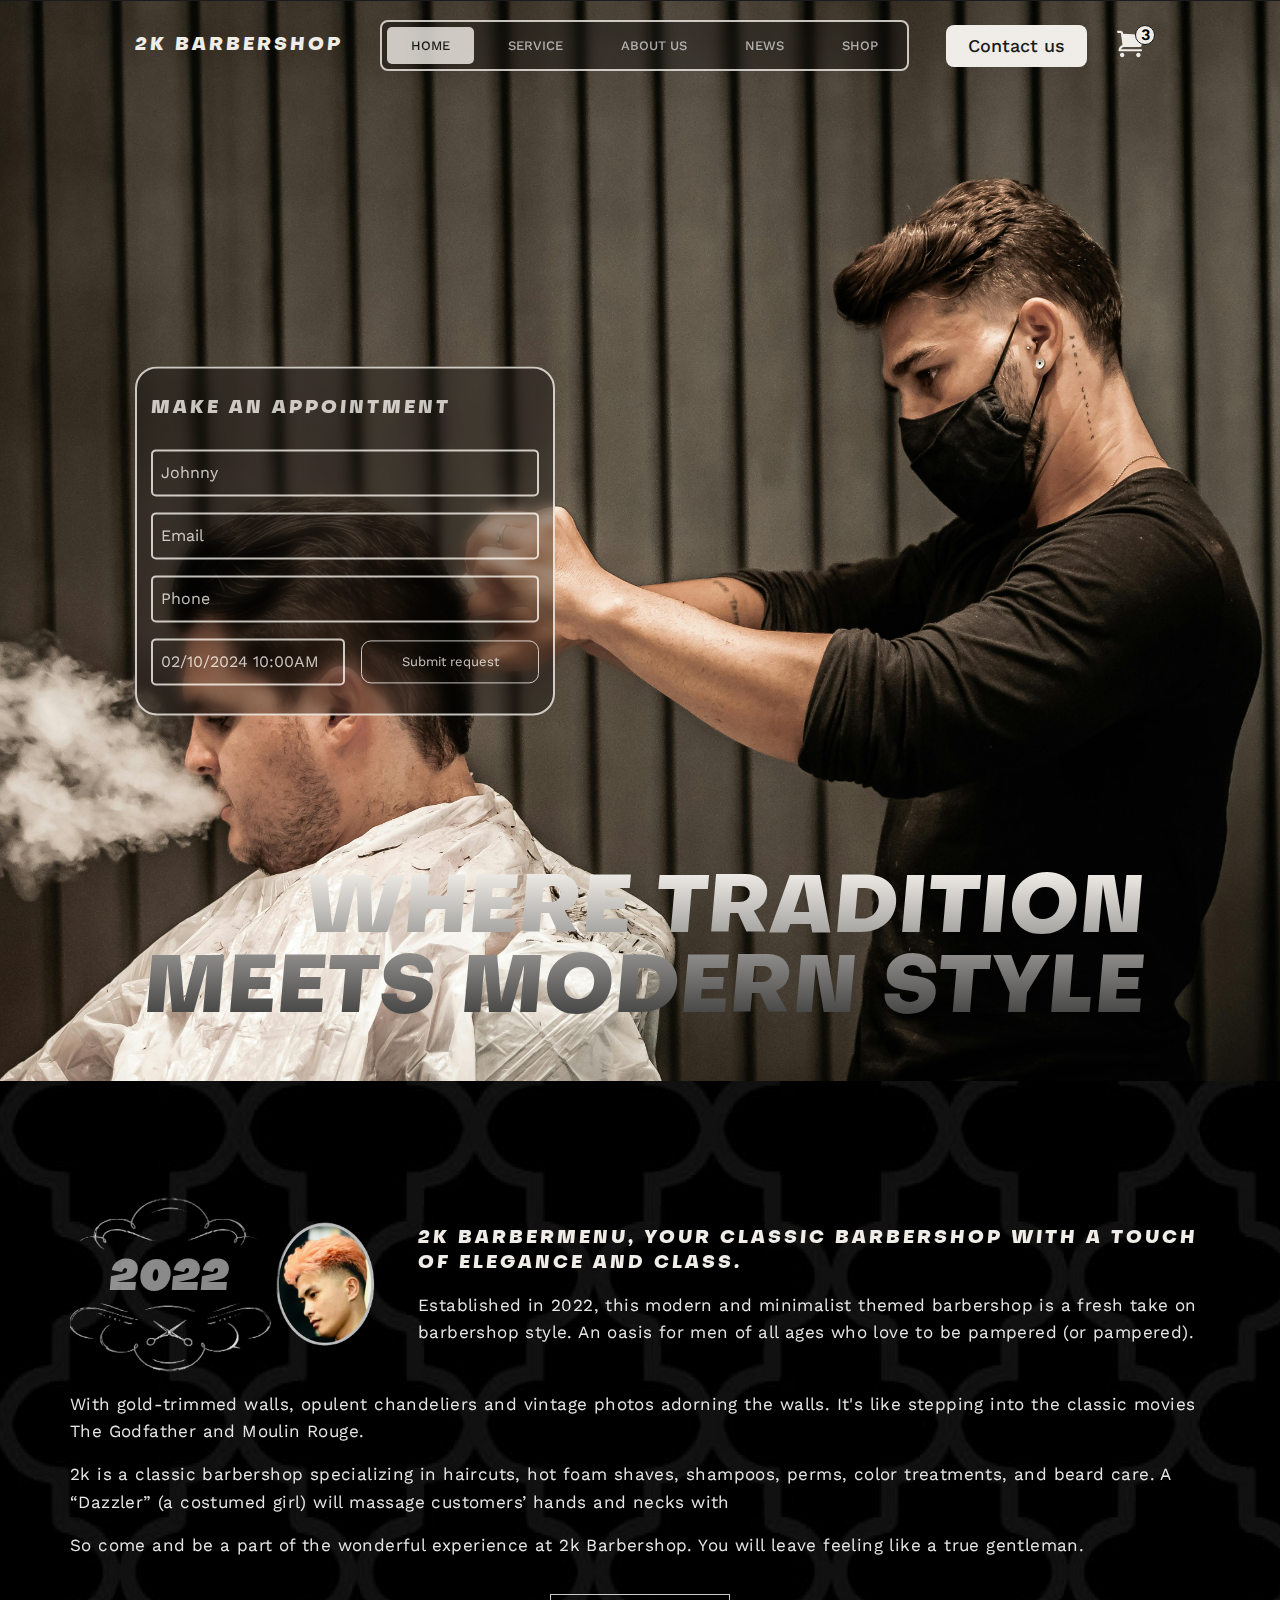
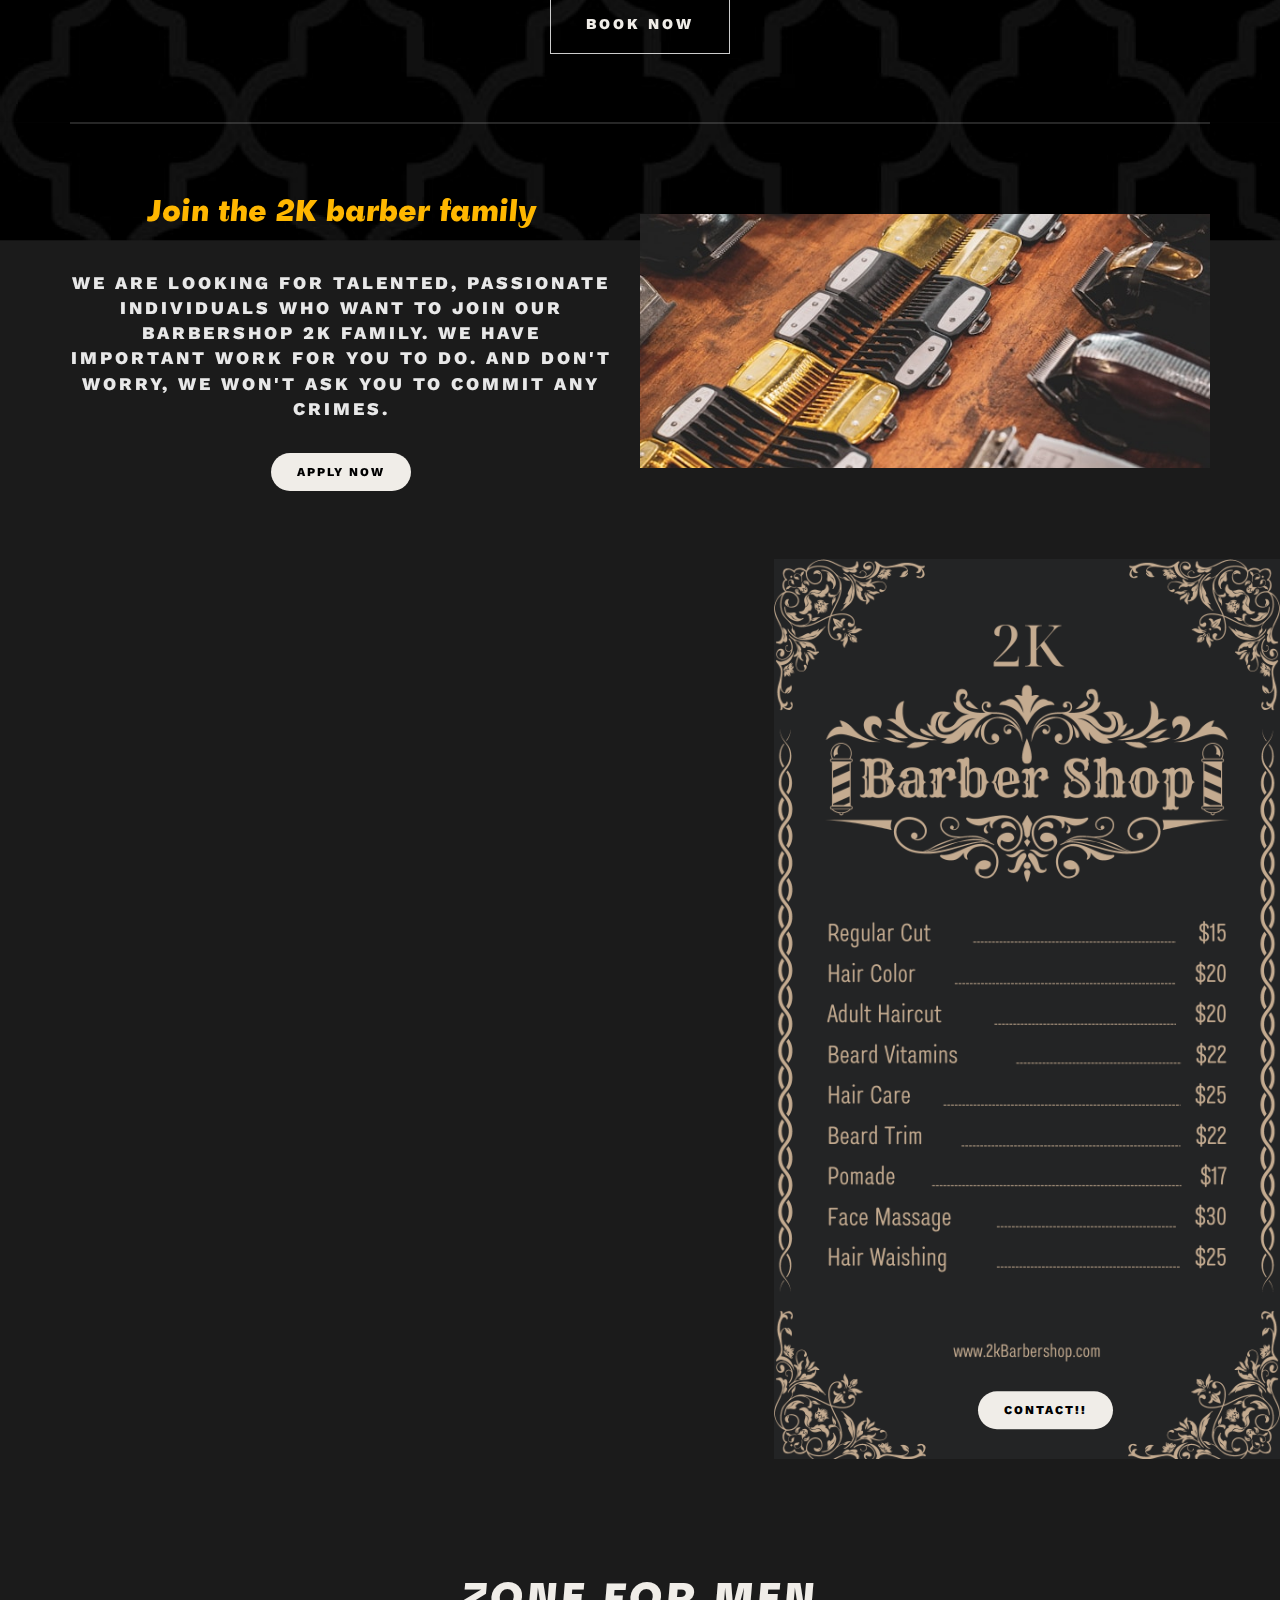
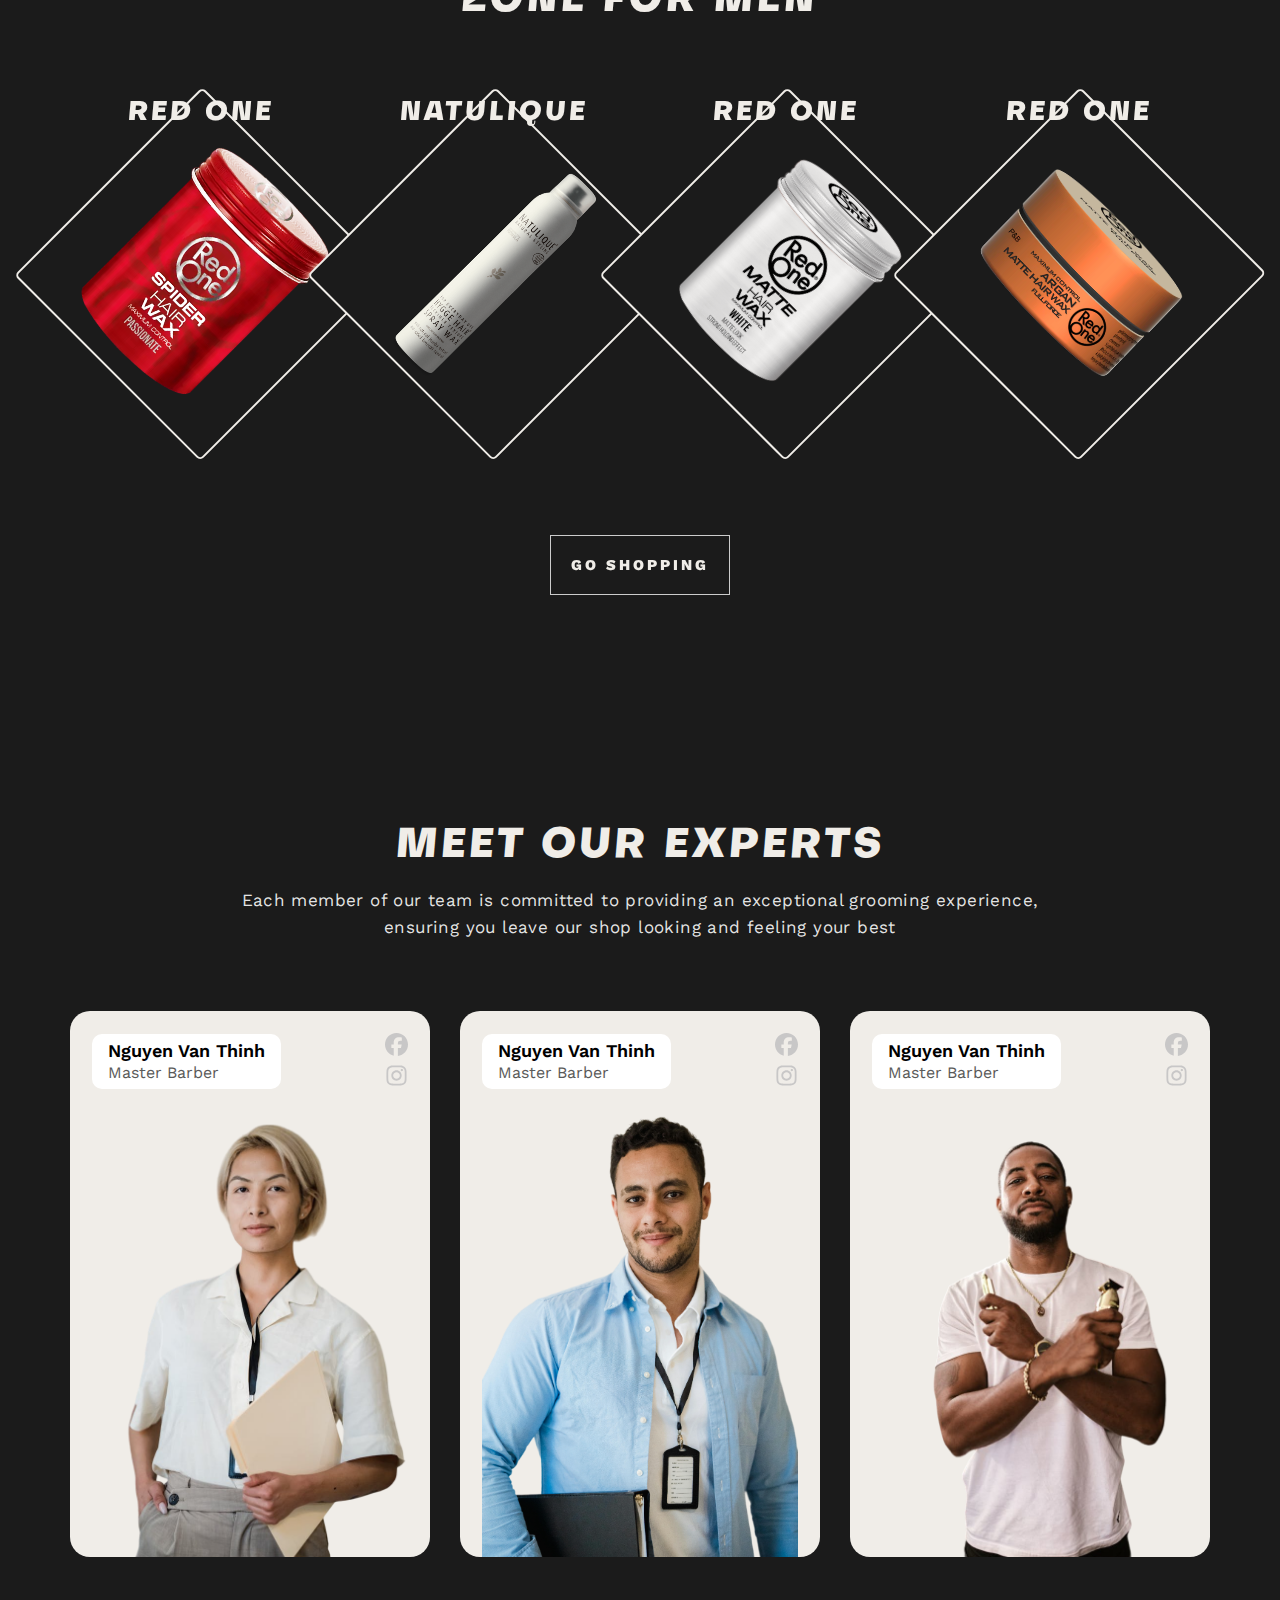
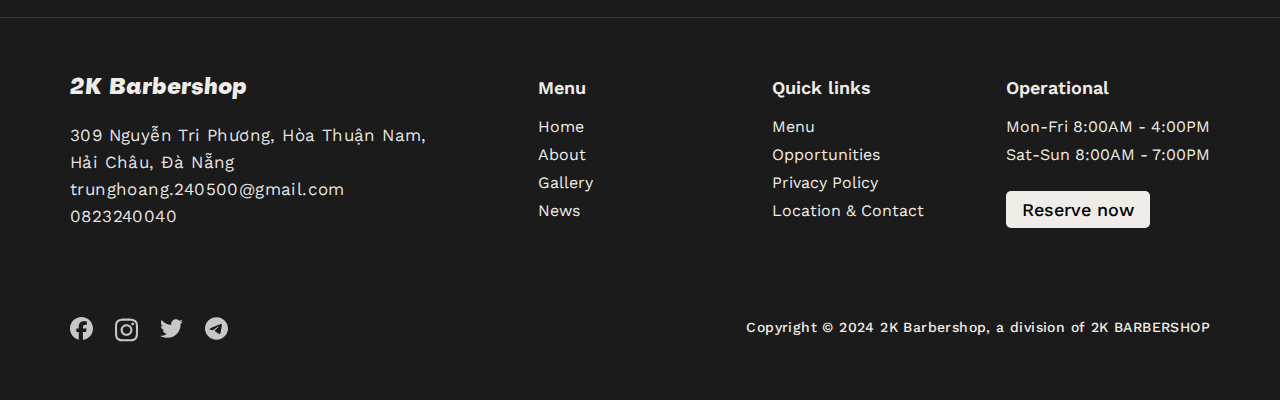
<file: index.html>
<!DOCTYPE html>
<html lang="en" class="dark">
    <head>
        <meta charset="UTF-8" />
        <meta name="viewport" content="width=device-width, initial-scale=1.0" />
        <!-- Favicon -->
        <link
            rel="apple-touch-icon"
            sizes="57x57"
            href="./assets/favicon/apple-icon-57x57.png"
        />
        <link
            rel="apple-touch-icon"
            sizes="60x60"
            href="./assets/favicon/apple-icon-60x60.png"
        />
        <link
            rel="apple-touch-icon"
            sizes="72x72"
            href="./assets/favicon/apple-icon-72x72.png"
        />
        <link
            rel="apple-touch-icon"
            sizes="76x76"
            href="./assets/favicon/apple-icon-76x76.png"
        />
        <link
            rel="apple-touch-icon"
            sizes="114x114"
            href="./assets/favicon/apple-icon-114x114.png"
        />
        <link
            rel="apple-touch-icon"
            sizes="120x120"
            href="./assets/favicon/apple-icon-120x120.png"
        />
        <link
            rel="apple-touch-icon"
            sizes="144x144"
            href="./assets/favicon/apple-icon-144x144.png"
        />
        <link
            rel="apple-touch-icon"
            sizes="152x152"
            href="./assets/favicon/apple-icon-152x152.png"
        />
        <link
            rel="apple-touch-icon"
            sizes="180x180"
            href="./assets/favicon/apple-icon-180x180.png"
        />
        <link
            rel="icon"
            type="image/png"
            sizes="192x192"
            href="./assets/favicon/android-icon-192x192.png"
        />
        <link
            rel="icon"
            type="image/png"
            sizes="32x32"
            href="./assets/favicon/favicon-32x32.png"
        />
        <link
            rel="icon"
            type="image/png"
            sizes="96x96"
            href="./assets/favicon/favicon-96x96.png"
        />
        <link
            rel="icon"
            type="image/png"
            sizes="16x16"
            href="./assets/favicon/favicon-16x16.png"
        />
        <link rel="manifest" href="./assets/favicon/manifest.json" />
        <meta name="msapplication-TileColor" content="#ffffff" />
        <meta
            name="msapplication-TileImage"
            content="./assets/favicon/ms-icon-144x144.png"
        />
        <meta name="theme-color" content="#ffffff" />
        <!-- Embed fonts -->
        <link rel="stylesheet" href="./assets/fonts/stylesheet.css" />
        <!-- Styles -->
        <link rel="stylesheet" href="./assets/css/main.css" />
        <!-- JS load -->
        <script src="./assets/js/load.js"></script>
        <title>2K Barbershop</title>
    </head>
    <body>
        <!-- Header -->
        <header id="header" class="header"></header>
        <script>
            load("#header", "./templates/header.html");
        </script>

        <!-- Main -->
        <main>
            <!-- Home header -->
            <div class="header__container">
                <img
                    src="./assets/img/bg3.jpg"
                    alt=""
                    class="header__background"
                />
                <div class="header-box">
                    <h2 class="header-box__title section-heading">
                        Make an appointment
                    </h2>
                    <form action="" class="header-box__form">
                        <input
                            placeholder="Johnny"
                            type="text"
                            class="header-box__input"
                        />
                        <input
                            placeholder="Email"
                            type="email"
                            class="header-box__input"
                        />
                        <input
                            placeholder="Phone"
                            type="tel"
                            class="header-box__input"
                        />
                        <div class="header-box__wrap">
                            <input
                                placeholder="02/10/2024 10:00AM"
                                type="datetime"
                                class="header-box__input header-box__input--small"
                            />
                            <button class="header-box__btn">
                                Submit request
                            </button>
                        </div>
                    </form>
                </div>
                <section class="header-content d-lg-none">
                    <h2 class="header-content__title">
                        Where tradition meets modern style
                    </h2>
                </section>
            </div>

            <!-- About -->
            <div class="about">
                <div class="container">
                    <section class="about-content">
                        <div class="about-content__top">
                            <div class="about-content__wrap">
                                <img
                                    src="./assets/img/about/about-bg.png"
                                    alt=""
                                    class="about-content__img"
                                />
                                <p class="about-content__text">2022</p>
                            </div>
                            <div>
                                <h2
                                    class="about-content__title section-heading"
                                >
                                    2K Barbermenu, your classic barbershop with
                                    a touch of elegance and class.
                                </h2>
                                <p class="about-content__desc section-desc">
                                    Established in 2022, this modern and
                                    minimalist themed barbershop is a fresh take
                                    on barbershop style. An oasis for men of all
                                    ages who love to be pampered (or pampered).
                                </p>
                            </div>
                        </div>

                        <p class="about-content__desc section-desc">
                            With gold-trimmed walls, opulent chandeliers and
                            vintage photos adorning the walls. It's like
                            stepping into the classic movies The Godfather and
                            Moulin Rouge.
                        </p>

                        <p class="about-content__desc section-desc">
                            2k is a classic barbershop specializing in haircuts,
                            hot foam shaves, shampoos, perms, color treatments,
                            and beard care. A “Dazzler” (a costumed girl) will
                            massage customers’ hands and necks with
                        </p>

                        <p class="about-content__desc section-desc">
                            So come and be a part of the wonderful experience at
                            2k Barbershop. You will leave feeling like a true
                            gentleman.
                        </p>

                        <button class="btn js-toggle" toggle-target="#booking">
                            <svg
                                class="btn-icon"
                                width="180px"
                                height="60px"
                                viewBox="0 0 180 60"
                                class="border"
                            >
                                <polyline
                                    points="179,1 179,59 1,59 1,1 179,1"
                                    class="bg-line"
                                />
                                <polyline
                                    points="179,1 179,59 1,59 1,1 179,1"
                                    class="hl-line"
                                />
                            </svg>
                            <span class="btn-span">Book now</span>
                        </button>
                    </section>
                </div>
            </div>

            <!-- Recruitment -->
            <div class="rec">
                <div class="container">
                    <div class="rec__inner">
                        <section class="rec-content">
                            <h2 class="section-heading-lv2">
                                Join the 2K barber family
                            </h2>
                            <p class="rec-content__desc section-desc-lv2">
                                We are looking for talented, passionate
                                individuals who want to join our Barbershop 2K
                                Family. We have important work for you to do.
                                And don't worry, we won't ask you to commit any
                                crimes.
                            </p>
                            <a href="#!" class="btn-border rec-content__btn"
                                >Apply now</a
                            >
                        </section>
                        <img
                            src="./assets/img/recruitment/rec-img.jpg"
                            alt=""
                            class="rec__img"
                        />
                    </div>
                </div>
            </div>

            <!-- Menu -->
            <div class="menu">
                <div class="menu-container">
                    <img
                        src="./assets/img/menu/menu.png"
                        alt=""
                        class="menu-container__menu"
                    />

                    <a href="./contact.html" class="menu__btn btn-border"
                        >Contact!!</a
                    >

                    <div class="menu-container__wrap">
                        <button
                            data-target="regularCut"
                            class="menu-container__btn"
                        ></button>
                        <button
                            data-target="colorHair"
                            class="menu-container__btn"
                        ></button>
                        <button
                            data-target="adultHaircut"
                            class="menu-container__btn"
                        ></button>
                        <button
                            data-target="beardVitamins"
                            class="menu-container__btn"
                        ></button>
                        <button
                            data-target="hairCare"
                            class="menu-container__btn"
                        ></button>
                        <button
                            data-target="beardTrim"
                            class="menu-container__btn"
                        ></button>
                        <button
                            data-target="pomade"
                            class="menu-container__btn"
                        ></button>
                        <button
                            data-target="faceMassage"
                            class="menu-container__btn"
                        ></button>
                        <button
                            data-target="hairWashing"
                            class="menu-container__btn"
                        ></button>
                    </div>

                    <div class="menu-wraps">
                        <!-- Regular cut -->
                        <article id="regularCut" class="menu-wrap">
                            <img
                                src="./assets/img/menu/regularCut.jpg"
                                alt=""
                                class="menu-wrap__img"
                            />
                            <h3 class="menu-wrap__title section-heading">
                                Regular cut
                            </h3>
                            <p class="menu-wrap__desc section-desc">
                                A regular cut is a classic men's haircut with
                                short sides and back, and slightly longer hair
                                on top. It's clean, balanced, and easy to
                                maintain.
                            </p>
                        </article>

                        <!-- Hair color -->
                        <article id="colorHair" class="menu-wrap">
                            <img
                                src="./assets/img/menu/hairColor.jpg"
                                alt=""
                                class="menu-wrap__img"
                            />
                            <h3 class="menu-wrap__title section-heading">
                                Hair color
                            </h3>
                            <p class="menu-wrap__desc section-desc">
                                Hair dye is a chemical product used to change
                                hair color, offering shades from natural tones
                                to bold, vibrant hues, either permanently or
                                temporarily.
                            </p>
                        </article>

                        <!-- Adult haircut -->
                        <article id="adultHaircut" class="menu-wrap">
                            <img
                                src="./assets/img/menu/adultHaircut.jpg"
                                alt=""
                                class="menu-wrap__img"
                            />
                            <h3 class="menu-wrap__title section-heading">
                                Adult haircut
                            </h3>
                            <p class="menu-wrap__desc section-desc">
                                Hair dye is a chemical product used to change
                                hair color, offering shades from natural tones
                                to bold, vibrant hues, either permanently or
                                temporarily.
                            </p>
                        </article>

                        <!-- Beard vitamins -->
                        <article id="beardVitamins" class="menu-wrap">
                            <img
                                src="./assets/img/menu/beardVitamins.jpg"
                                alt=""
                                class="menu-wrap__img"
                            />
                            <h3 class="menu-wrap__title section-heading">
                                Beard vitamins
                            </h3>
                            <p class="menu-wrap__desc section-desc">
                                Hair dye is a chemical product used to change
                                hair color, offering shades from natural tones
                                to bold, vibrant hues, either permanently or
                                temporarily.
                            </p>
                        </article>

                        <!-- Hair care -->
                        <article id="hairCare" class="menu-wrap">
                            <img
                                src="./assets/img/menu/hairCare.jpg"
                                alt=""
                                class="menu-wrap__img"
                            />
                            <h3 class="menu-wrap__title section-heading">
                                Hair care
                            </h3>
                            <p class="menu-wrap__desc section-desc">
                                Hair care involves practices to maintain hair
                                health, including cleansing, conditioning,
                                moisturizing, and protecting hair from damage to
                                promote strength, shine, and overall appearance.
                            </p>
                        </article>

                        <!-- Beard trim -->
                        <article id="beardTrim" class="menu-wrap">
                            <img
                                src="./assets/img/menu/beardTrim.jpg"
                                alt=""
                                class="menu-wrap__img"
                            />
                            <h3 class="menu-wrap__title section-heading">
                                Beard trim
                            </h3>
                            <p class="menu-wrap__desc section-desc">
                                A beard trim shapes and refines facial hair,
                                maintaining a neat, even length while enhancing
                                your natural look by defining edges and removing
                                stray or uneven hairs.
                            </p>
                        </article>

                        <!-- Pomade -->
                        <article id="pomade" class="menu-wrap">
                            <img
                                src="./assets/img/menu/pomade.jpg"
                                alt=""
                                class="menu-wrap__img"
                            />
                            <h3 class="menu-wrap__title section-heading">
                                Pomade
                            </h3>
                            <p class="menu-wrap__desc section-desc">
                                Pomade is a styling product that provides a
                                strong hold and shiny finish, ideal for slick
                                hairstyles and control, allowing for versatile
                                looks throughout the day.
                            </p>
                        </article>

                        <!-- Face massage -->
                        <article id="faceMassage" class="menu-wrap">
                            <img
                                src="./assets/img/menu/faceMessage.jpg"
                                alt=""
                                class="menu-wrap__img"
                            />
                            <h3 class="menu-wrap__title section-heading">
                                Face massage
                            </h3>
                            <p class="menu-wrap__desc section-desc">
                                A face massage promotes relaxation and
                                rejuvenation by improving circulation, reducing
                                tension, and enhancing skin tone, resulting in a
                                healthier, more radiant complexion.
                            </p>
                        </article>

                        <!-- Hair washing -->
                        <article id="hairWashing" class="menu-wrap">
                            <img
                                src="./assets/img/menu/hairWashing.jpg"
                                alt=""
                                class="menu-wrap__img"
                            />
                            <h3 class="menu-wrap__title section-heading">
                                Hair washing
                            </h3>
                            <p class="menu-wrap__desc section-desc">
                                Hair washing involves cleansing the scalp and
                                strands with shampoo to remove dirt, oil, and
                                product buildup, promoting a healthy, clean, and
                                refreshed appearance.
                            </p>
                        </article>
                    </div>
                </div>
            </div>

            <!-- Shop -->
            <div class="shop">
                <div class="container">
                    <h2 class="shop__title section-heading">Zone for men</h2>
                    <div class="shop__list">
                        <!-- Shop Item 1 -->
                        <article class="shop-item">
                            <h3 class="shop-item__name section-heading">
                                Red One
                            </h3>
                            <div class="shop-item__thumb">
                                <img
                                    src="./assets/img/shop/prod1.png"
                                    alt=""
                                    class="shop-item__img"
                                />
                            </div>
                            <p class="shop-item__desc section-desc d-lg-none">
                                Red One hair wax holds hair well, is not sticky,
                                fragrant, and natural.
                            </p>
                        </article>

                        <!-- Shop Item 2 -->
                        <article class="shop-item">
                            <h3 class="shop-item__name section-heading">
                                Natulique
                            </h3>
                            <div class="shop-item__thumb">
                                <img
                                    src="./assets/img/shop/prod5.png"
                                    alt=""
                                    class="shop-item__img"
                                />
                            </div>
                            <p class="shop-item__desc section-desc d-lg-none">
                                Natulique has strong hold, is not sticky, and is
                                natural.
                            </p>
                        </article>

                        <!-- Shop Item 3 -->
                        <article class="shop-item">
                            <h3 class="shop-item__name section-heading">
                                Red one
                            </h3>
                            <div class="shop-item__thumb">
                                <img
                                    src="./assets/img/shop/prod3.png"
                                    alt=""
                                    class="shop-item__img"
                                />
                            </div>
                            <p class="shop-item__desc section-desc d-lg-none">
                                Red one wax has strong hold, is not sticky, and
                                is natural.
                            </p>
                        </article>

                        <!-- Shop Item 4 -->
                        <article class="shop-item">
                            <h3 class="shop-item__name section-heading">
                                Red one
                            </h3>
                            <div class="shop-item__thumb">
                                <img
                                    src="./assets/img/shop/prod4.webp"
                                    alt=""
                                    class="shop-item__img"
                                />
                            </div>
                            <p class="shop-item__desc section-desc d-lg-none">
                                Red one wax has strong hold, is not sticky, and
                                is natural.
                            </p>
                        </article>
                    </div>
                    <button onclick="moTrang()" class="shop__btn btn">
                        <svg
                            class="btn-icon"
                            width="180px"
                            height="60px"
                            viewBox="0 0 180 60"
                            class="border"
                        >
                            <polyline
                                points="179,1 179,59 1,59 1,1 179,1"
                                class="bg-line"
                            />
                            <polyline
                                points="179,1 179,59 1,59 1,1 179,1"
                                class="hl-line"
                            />
                        </svg>
                        <span class="btn-span">Go Shopping</span>
                    </button>
                </div>
            </div>

            <!-- Team -->
            <div class="team">
                <div class="container">
                    <section class="team-content">
                        <h2 class="team-content__title section-heading">
                            Meet our experts
                        </h2>
                        <p class="team-content__desc section-desc">
                            Each member of our team is committed to providing an
                            exceptional grooming experience, ensuring you leave
                            our shop looking and feeling your best
                        </p>
                    </section>

                    <div class="team-containers">
                        <!-- Team Item 1 -->
                        <article class="team-container">
                            <div class="team-container__wrap">
                                <section class="team-container__box">
                                    <h3 class="team-container__name">
                                        Nguyen Van Thinh
                                    </h3>
                                    <p class="team-container__position">
                                        Master Barber
                                    </p>
                                </section>

                                <div class="team-container__socials">
                                    <a href="#!">
                                        <img
                                            src="./assets/icon/facebook.svg"
                                            alt=""
                                            class="team-container__social"
                                        />
                                    </a>
                                    <a href="#!">
                                        <img
                                            src="./assets/icon/instagram.svg"
                                            alt=""
                                            class="team-container__social"
                                        />
                                    </a>
                                </div>
                            </div>
                            <img
                                src="./assets/img/team/team1.png"
                                alt=""
                                class="team-container__img"
                            />
                        </article>

                        <!-- Team Item 2 -->
                        <article class="team-container">
                            <div class="team-container__wrap">
                                <section class="team-container__box">
                                    <h3 class="team-container__name">
                                        Nguyen Van Thinh
                                    </h3>
                                    <p class="team-container__position">
                                        Master Barber
                                    </p>
                                </section>

                                <div class="team-container__socials">
                                    <a href="#!">
                                        <img
                                            src="./assets/icon/facebook.svg"
                                            alt=""
                                            class="team-container__social"
                                        />
                                    </a>
                                    <a href="#!">
                                        <img
                                            src="./assets/icon/instagram.svg"
                                            alt=""
                                            class="team-container__social"
                                        />
                                    </a>
                                </div>
                            </div>
                            <img
                                src="./assets/img/team/team2.png"
                                alt=""
                                class="team-container__img"
                            />
                        </article>

                        <!-- Team Item 3 -->
                        <article class="team-container">
                            <div class="team-container__wrap">
                                <section class="team-container__box">
                                    <h3 class="team-container__name">
                                        Nguyen Van Thinh
                                    </h3>
                                    <p class="team-container__position">
                                        Master Barber
                                    </p>
                                </section>

                                <div class="team-container__socials">
                                    <a href="#!">
                                        <img
                                            src="./assets/icon/facebook.svg"
                                            alt=""
                                            class="team-container__social"
                                        />
                                    </a>
                                    <a href="#!">
                                        <img
                                            src="./assets/icon/instagram.svg"
                                            alt=""
                                            class="team-container__social"
                                        />
                                    </a>
                                </div>
                            </div>
                            <img
                                src="./assets/img/team/team3.png"
                                alt=""
                                class="team-container__img"
                            />
                        </article>
                    </div>
                </div>
            </div>
        </main>

        <!-- Footer -->
        <footer id="footer" class="footer"></footer>
        <script>
            load("#footer", "./templates/footer.html");
        </script>

        <!-- Modal -->
        <div>
            <div id="booking" class="booking hide">
                <h2
                    class="booking__title section-heading section-heading--other"
                >
                    staff scheduling
                </h2>
                <form action="" class="form">
                    <div class="form__container">
                        <div class="form-group">
                            <label class="form-group__label" for="nameUser"
                                >Your Name</label
                            >
                            <input
                                placeholder="Johnny"
                                type="text"
                                class="form-group__input"
                                id="nameUser"
                            />
                        </div>

                        <div class="form-group">
                            <label class="form-group__label" for="emailUser"
                                >Your Email</label
                            >
                            <input
                                placeholder="Email"
                                type="email"
                                class="form-group__input"
                                id="emailUser"
                            />
                        </div>
                    </div>

                    <div class="form__container">
                        <div class="form-group">
                            <label class="form-group__label" for="phoneUser"
                                >Your Phone</label
                            >
                            <input
                                placeholder="Phone"
                                type="tel"
                                class="form-group__input"
                                id="phoneUser"
                            />
                        </div>

                        <div class="form-group">
                            <label class="form-group__label" for="dateUser"
                                >Appointment Date</label
                            >
                            <input
                                placeholder="02/10/2024 10:00AM"
                                type="datetime"
                                class="form-group__input"
                                id="dateUser"
                            />
                        </div>
                    </div>

                    <div class="form__container">
                        <div class="form-group">
                            <label class="form-group__label" for="staff"
                                >Booking Name Staff
                            </label>
                            <input
                                placeholder="Name Staff"
                                type="staff"
                                class="form-group__input"
                                id="phoneUser"
                            />
                            <button class="booking__btn btn">
                                Submit request
                            </button>
                        </div>

                        <div class="form__wrap d-lg-none">
                            <img
                                src="./assets/img/qr.png"
                                alt=""
                                class="form__qr"
                            />
                            <p class="form__text">
                                Please transfer $10 in advance to make an
                                appointment, when you arrive at the scheduled
                                time we will refund this amount to you
                            </p>
                        </div>
                    </div>
                </form>
            </div>
            <div class="booking__overlay" toggle-target="#booking"></div>
        </div>

        <script src="./assets/js/main.js"></script>
    </body>
</html>
</file>
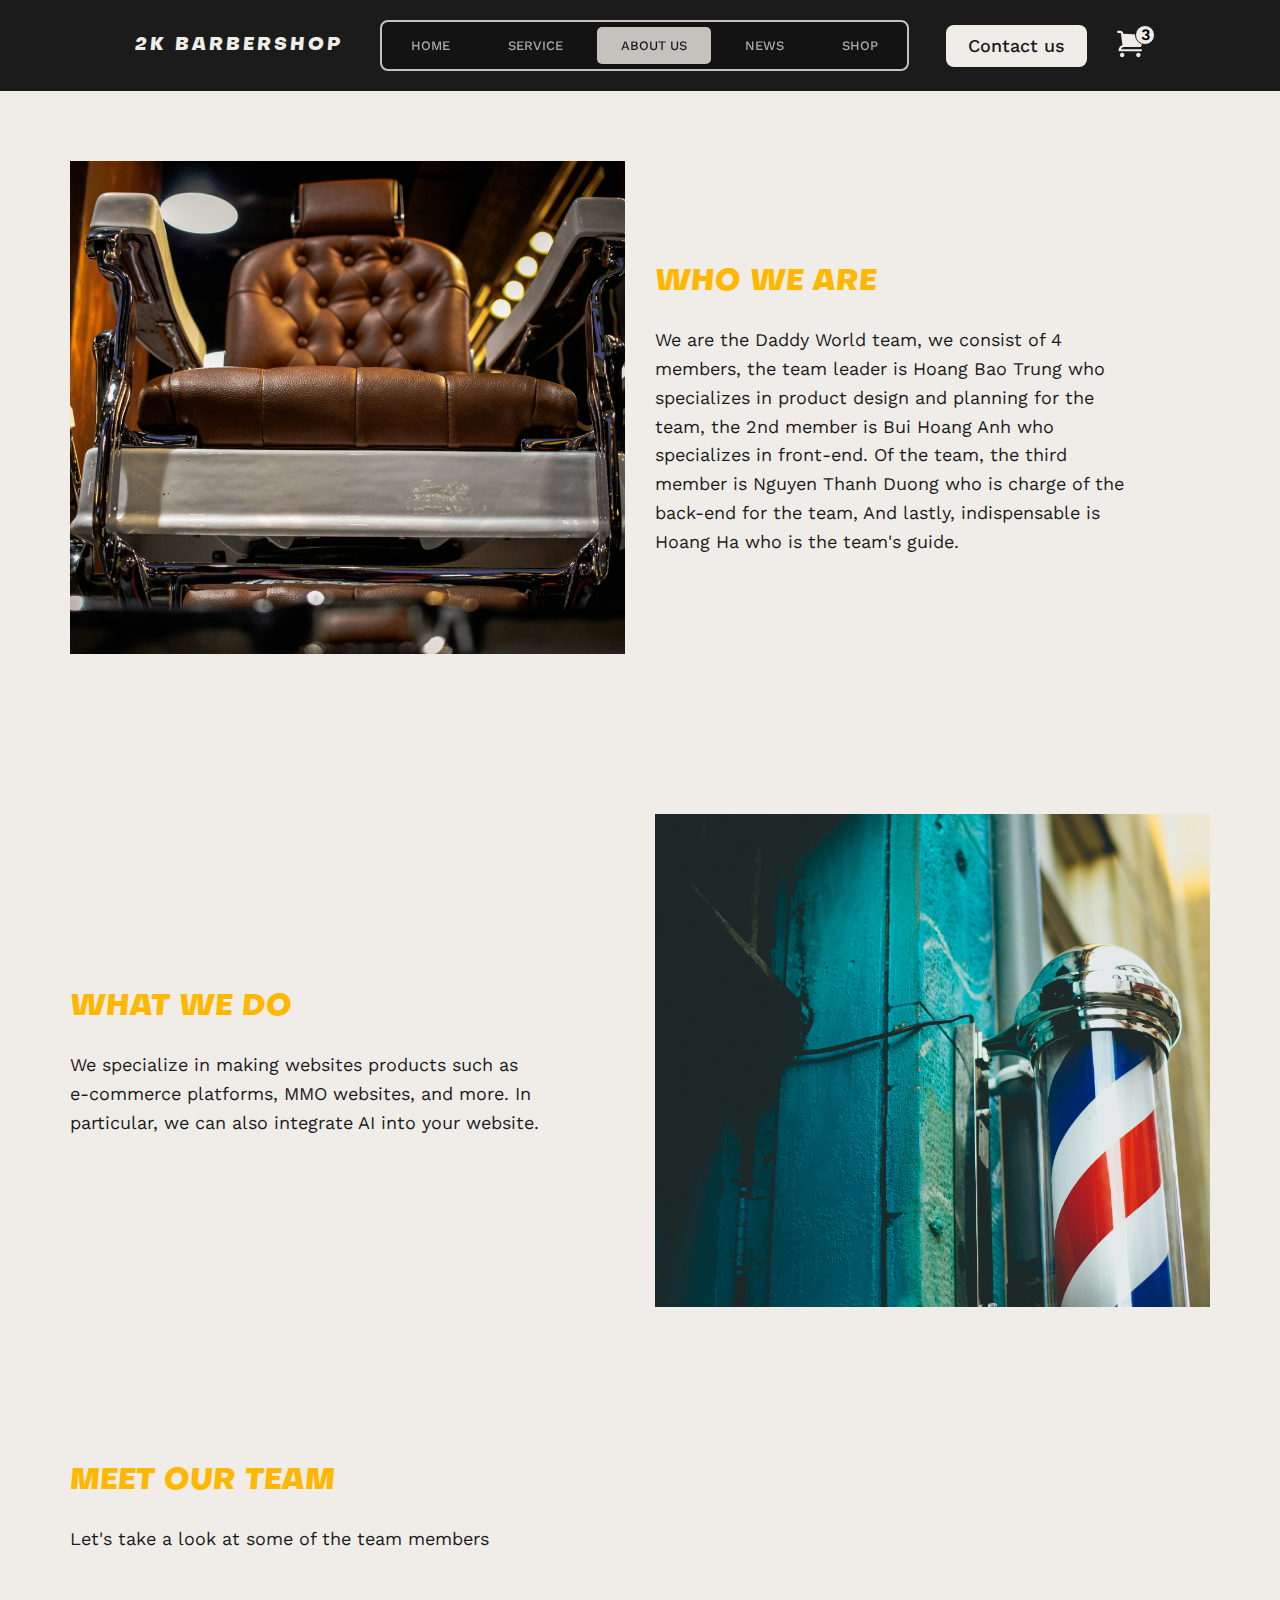
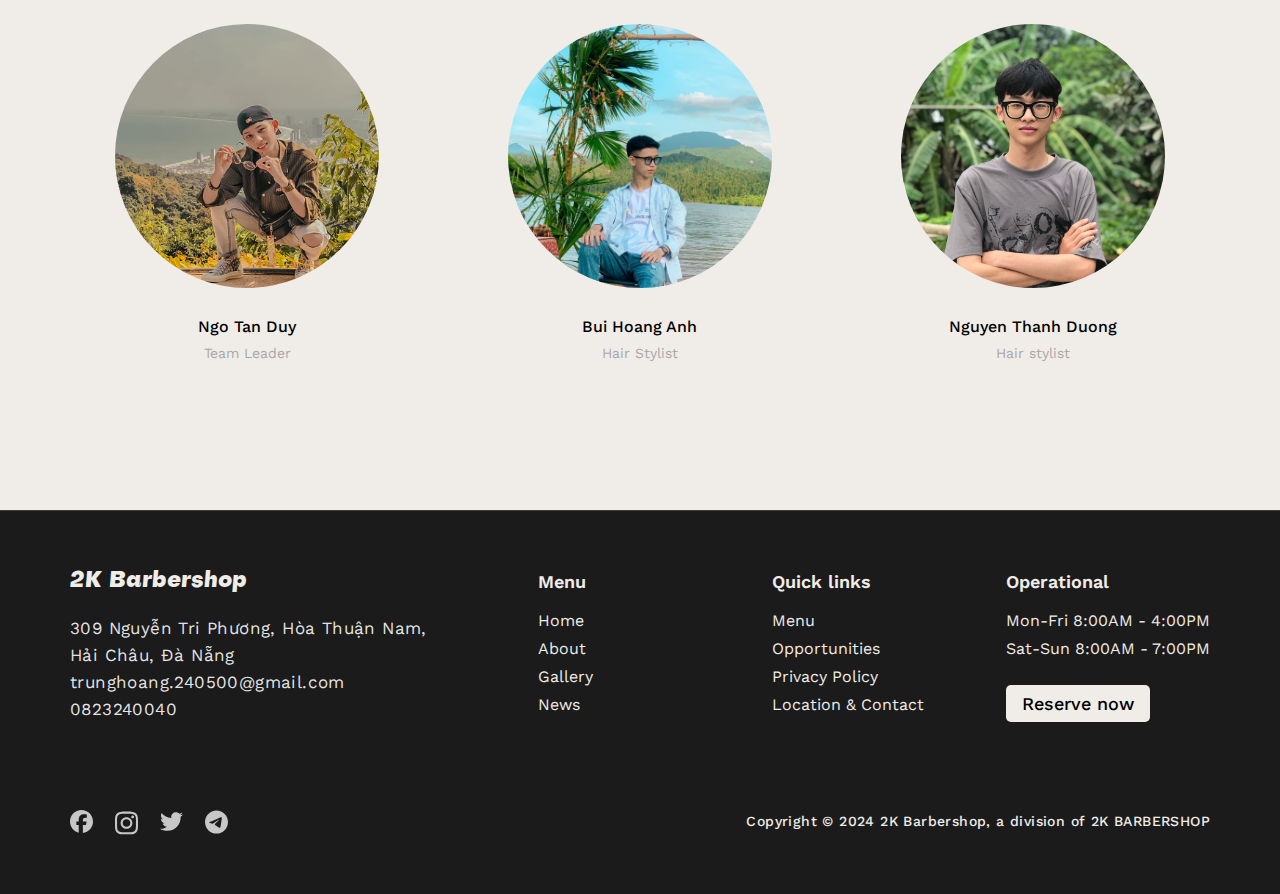
<file: about.html>
<!DOCTYPE html>
<html lang="en" class="dark">
    <head>
        <meta charset="UTF-8" />
        <meta name="viewport" content="width=device-width, initial-scale=1.0" />
        <!-- Favicon -->
        <link
            rel="apple-touch-icon"
            sizes="57x57"
            href="./assets/favicon/apple-icon-57x57.png"
        />
        <link
            rel="apple-touch-icon"
            sizes="60x60"
            href="./assets/favicon/apple-icon-60x60.png"
        />
        <link
            rel="apple-touch-icon"
            sizes="72x72"
            href="./assets/favicon/apple-icon-72x72.png"
        />
        <link
            rel="apple-touch-icon"
            sizes="76x76"
            href="./assets/favicon/apple-icon-76x76.png"
        />
        <link
            rel="apple-touch-icon"
            sizes="114x114"
            href="./assets/favicon/apple-icon-114x114.png"
        />
        <link
            rel="apple-touch-icon"
            sizes="120x120"
            href="./assets/favicon/apple-icon-120x120.png"
        />
        <link
            rel="apple-touch-icon"
            sizes="144x144"
            href="./assets/favicon/apple-icon-144x144.png"
        />
        <link
            rel="apple-touch-icon"
            sizes="152x152"
            href="./assets/favicon/apple-icon-152x152.png"
        />
        <link
            rel="apple-touch-icon"
            sizes="180x180"
            href="./assets/favicon/apple-icon-180x180.png"
        />
        <link
            rel="icon"
            type="image/png"
            sizes="192x192"
            href="./assets/favicon/android-icon-192x192.png"
        />
        <link
            rel="icon"
            type="image/png"
            sizes="32x32"
            href="./assets/favicon/favicon-32x32.png"
        />
        <link
            rel="icon"
            type="image/png"
            sizes="96x96"
            href="./assets/favicon/favicon-96x96.png"
        />
        <link
            rel="icon"
            type="image/png"
            sizes="16x16"
            href="./assets/favicon/favicon-16x16.png"
        />
        <link rel="manifest" href="./assets/favicon/manifest.json" />
        <meta name="msapplication-TileColor" content="#ffffff" />
        <meta
            name="msapplication-TileImage"
            content="./assets/favicon/ms-icon-144x144.png"
        />
        <meta name="theme-color" content="#ffffff" />
        <!-- Embed fonts -->
        <link rel="stylesheet" href="./assets/fonts/stylesheet.css" />
        <!-- Styles -->
        <link rel="stylesheet" href="./assets/css/main.css" />
        <!-- JS load -->
        <script src="./assets/js/load.js"></script>
        <title>2K Barbershop | About us</title>
    </head>
    <body>
        <!-- Header -->
        <header id="header" class="header"></header>
        <script>
            load("#header", "./templates/header.html");
        </script>

        <!-- Main -->
        <main>
            <div class="about__out">
                <div class="container">
                    <div class="row gy-3 about-page">
                        <div class="col-6 col-md-12">
                            <img
                                src="./assets/img/about/about-page1.jpg"
                                alt=""
                                class="about-page__img"
                            />
                        </div>
                        <div class="col-6 col-md-12">
                            <div class="about-page-content__wrap">
                                <h2
                                    class="section-heading--other section-heading-lv2"
                                >
                                    WHO WE ARE
                                </h2>
                                <p class="about-page__desc section-desc--other">
                                    We are the Daddy World team, we consist of 4
                                    members, the team leader is Hoang Bao Trung
                                    who specializes in product design and
                                    planning for the team, the 2nd member is Bui
                                    Hoang Anh who specializes in front-end. Of
                                    the team, the third member is Nguyen Thanh
                                    Duong who is charge of the back-end for the
                                    team, And lastly, indispensable is Hoang Ha
                                    who is the team's guide.
                                </p>
                            </div>
                        </div>
                    </div>

                    <div class="row gy-3 about-page">
                        <div class="col-6 col-md-12">
                            <div class="about-page-content__wrap">
                                <h2
                                    class="section-heading--other section-heading-lv2"
                                >
                                    WHAT WE DO
                                </h2>
                                <p class="about-page__desc section-desc--other">
                                    We specialize in making websites products
                                    such as e-commerce platforms, MMO websites,
                                    and more. In particular, we can also
                                    integrate AI into your website.
                                </p>
                            </div>
                        </div>
                        <div class="col-6 col-md-12">
                            <img
                                src="./assets/img/about/about-page2.jpg"
                                alt=""
                                class="about-page__img"
                            />
                        </div>
                    </div>

                    <div class="about-page__meet">
                        <section class="about-content-page">
                            <h2
                                class="section-heading--other section-heading-lv2"
                            >
                                MEET OUR TEAM
                            </h2>
                            <p
                                class="about-page__desc about-page__desc--center section-desc--other"
                            >
                                Let's take a look at some of the team members
                            </p>
                        </section>
                        <div class="about-page__container">
                            <!-- About Avatar Item 1 -->
                            <article class="about-wrap">
                                <img
                                    src="./assets/img/about/avt1.jpg"
                                    alt=""
                                    class="about-wrap__avatar"
                                />
                                <h3 class="about-wrap__name">Ngo Tan Duy</h3>
                                <p class="about-wrap__position">Team Leader</p>
                            </article>
                            <!-- About Avatar Item 2 -->
                            <article class="about-wrap">
                                <img
                                    src="./assets/img/about/avt2.png"
                                    alt=""
                                    class="about-wrap__avatar"
                                />
                                <h3 class="about-wrap__name">Bui Hoang Anh</h3>
                                <p class="about-wrap__position">Hair Stylist</p>
                            </article>
                            <!-- About Avatar Item 3 -->
                            <article class="about-wrap">
                                <img
                                    src="./assets/img/about/avt3.jpg"
                                    alt=""
                                    class="about-wrap__avatar"
                                />
                                <h3 class="about-wrap__name">
                                    Nguyen Thanh Duong
                                </h3>
                                <p class="about-wrap__position">Hair stylist</p>
                            </article>
                        </div>
                    </div>
                </div>
            </div>
        </main>

        <!-- Footer -->
        <footer id="footer" class="footer"></footer>
        <script>
            load("#footer", "./templates/footer.html");
        </script>
        <script src="./assets/js/main.js"></script>
    </body>
</html>
</file>
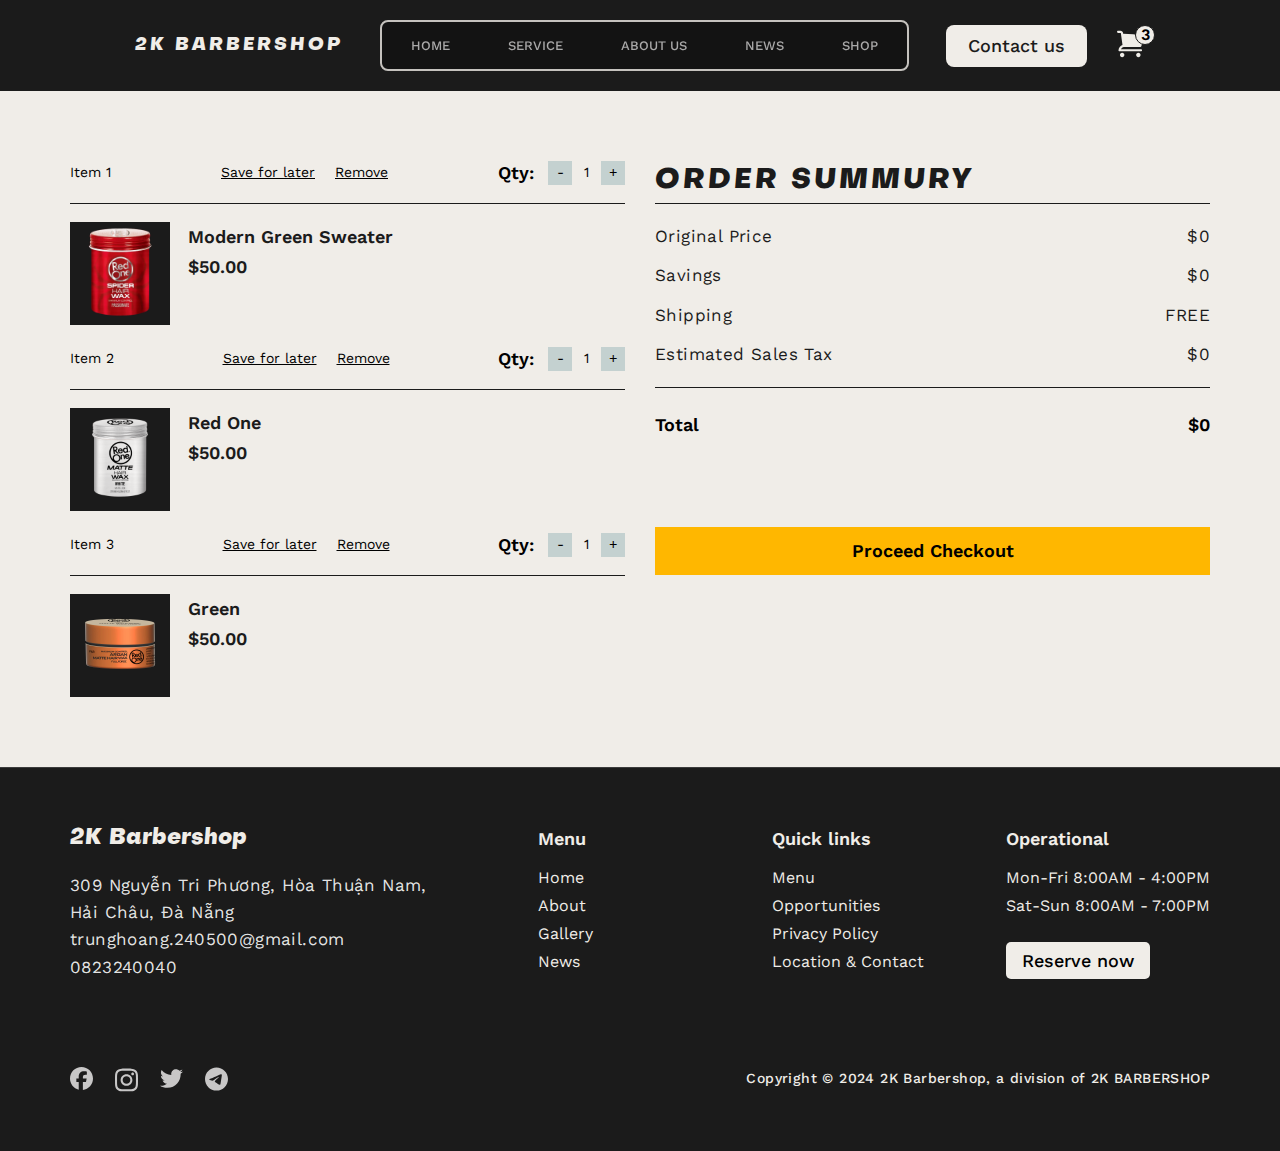
<file: cart.html>
<!DOCTYPE html>
<html lang="en" class="dark">
    <head>
        <meta charset="UTF-8" />
        <meta name="viewport" content="width=device-width, initial-scale=1.0" />
        <!-- Favicon -->
        <link
            rel="apple-touch-icon"
            sizes="57x57"
            href="./assets/favicon/apple-icon-57x57.png"
        />
        <link
            rel="apple-touch-icon"
            sizes="60x60"
            href="./assets/favicon/apple-icon-60x60.png"
        />
        <link
            rel="apple-touch-icon"
            sizes="72x72"
            href="./assets/favicon/apple-icon-72x72.png"
        />
        <link
            rel="apple-touch-icon"
            sizes="76x76"
            href="./assets/favicon/apple-icon-76x76.png"
        />
        <link
            rel="apple-touch-icon"
            sizes="114x114"
            href="./assets/favicon/apple-icon-114x114.png"
        />
        <link
            rel="apple-touch-icon"
            sizes="120x120"
            href="./assets/favicon/apple-icon-120x120.png"
        />
        <link
            rel="apple-touch-icon"
            sizes="144x144"
            href="./assets/favicon/apple-icon-144x144.png"
        />
        <link
            rel="apple-touch-icon"
            sizes="152x152"
            href="./assets/favicon/apple-icon-152x152.png"
        />
        <link
            rel="apple-touch-icon"
            sizes="180x180"
            href="./assets/favicon/apple-icon-180x180.png"
        />
        <link
            rel="icon"
            type="image/png"
            sizes="192x192"
            href="./assets/favicon/android-icon-192x192.png"
        />
        <link
            rel="icon"
            type="image/png"
            sizes="32x32"
            href="./assets/favicon/favicon-32x32.png"
        />
        <link
            rel="icon"
            type="image/png"
            sizes="96x96"
            href="./assets/favicon/favicon-96x96.png"
        />
        <link
            rel="icon"
            type="image/png"
            sizes="16x16"
            href="./assets/favicon/favicon-16x16.png"
        />
        <link rel="manifest" href="./assets/favicon/manifest.json" />
        <meta name="msapplication-TileColor" content="#ffffff" />
        <meta
            name="msapplication-TileImage"
            content="./assets/favicon/ms-icon-144x144.png"
        />
        <meta name="theme-color" content="#ffffff" />
        <!-- Embed fonts -->
        <link rel="stylesheet" href="./assets/fonts/stylesheet.css" />
        <!-- Styles -->
        <link rel="stylesheet" href="./assets/css/main.css" />
        <!-- JS load -->
        <script src="./assets/js/load.js"></script>
        <title>2K Barbershop | Cart</title>
    </head>
    <body>
        <header id="header" class="header"></header>
        <script>
            load("#header", "./templates/header.html");
        </script>

        <!-- Main -->
        <main>
            <div class="cart">
                <div class="container">
                    <div class="row gy-3">
                        <div class="col-6 col-lg-12">
                            <!-- Cart Item 1 -->
                            <article class="cart-container">
                                <div class="cart-container__top">
                                    <p class="cart-container__item">Item 1</p>

                                    <div class="cart-container__action">
                                        <button class="cart-container__modal">
                                            Save for later
                                        </button>
                                        <button
                                            class="cart-container__modal js-toggle"
                                            toggle-target="#delete-confirm"
                                        >
                                            Remove
                                        </button>
                                    </div>

                                    <div class="cart-container__box">
                                        <p class="cart-container__text">Qty:</p>
                                        <div class="cart-container__box-wrap">
                                            <button class="cart-container__btn">
                                                -
                                            </button>
                                            <span class="cart-container__data"
                                                >1</span
                                            >
                                            <button class="cart-container__btn">
                                                +
                                            </button>
                                        </div>
                                    </div>
                                </div>

                                <div class="cart-container__bottom">
                                    <div class="cart-container__wrap-img">
                                        <img
                                            src="./assets/img/shop/prod1.png"
                                            alt=""
                                            class="cart-container__img"
                                        />
                                    </div>
                                    <div>
                                        <p
                                            class="cart-container__name section-desc--other"
                                        >
                                            Modern Green Sweater
                                        </p>
                                        <p
                                            class="cart-container__price section-desc--other"
                                        >
                                            $50.00
                                        </p>
                                    </div>
                                </div>
                            </article>

                            <!-- Cart Item 2 -->
                            <article class="cart-container">
                                <div class="cart-container__top">
                                    <p class="cart-container__item">Item 2</p>

                                    <div class="cart-container__action">
                                        <button class="cart-container__modal">
                                            Save for later
                                        </button>
                                        <button
                                            class="cart-container__modal js-toggle"
                                            toggle-target="#delete-confirm"
                                        >
                                            Remove
                                        </button>
                                    </div>

                                    <div class="cart-container__box">
                                        <p class="cart-container__text">Qty:</p>
                                        <div class="cart-container__box-wrap">
                                            <button class="cart-container__btn">
                                                -
                                            </button>
                                            <span class="cart-container__data"
                                                >1</span
                                            >
                                            <button class="cart-container__btn">
                                                +
                                            </button>
                                        </div>
                                    </div>
                                </div>

                                <div class="cart-container__bottom">
                                    <div class="cart-container__wrap-img">
                                        <img
                                            src="./assets/img/shop/prod3.png"
                                            alt=""
                                            class="cart-container__img"
                                        />
                                    </div>
                                    <div>
                                        <p
                                            class="cart-container__name section-desc--other"
                                        >
                                            Red One
                                        </p>
                                        <p
                                            class="cart-container__price section-desc--other"
                                        >
                                            $50.00
                                        </p>
                                    </div>
                                </div>
                            </article>

                            <!-- Cart Item 3 -->
                            <article class="cart-container">
                                <div class="cart-container__top">
                                    <p class="cart-container__item">Item 3</p>

                                    <div class="cart-container__action">
                                        <button class="cart-container__modal">
                                            Save for later
                                        </button>
                                        <button
                                            class="cart-container__modal js-toggle"
                                            toggle-target="#delete-confirm"
                                        >
                                            Remove
                                        </button>
                                    </div>

                                    <div class="cart-container__box">
                                        <p class="cart-container__text">Qty:</p>
                                        <div class="cart-container__box-wrap">
                                            <button class="cart-container__btn">
                                                -
                                            </button>
                                            <span class="cart-container__data"
                                                >1</span
                                            >
                                            <button class="cart-container__btn">
                                                +
                                            </button>
                                        </div>
                                    </div>
                                </div>

                                <div class="cart-container__bottom">
                                    <div class="cart-container__wrap-img">
                                        <img
                                            src="./assets/img/shop/prod4.webp"
                                            alt=""
                                            class="cart-container__img"
                                        />
                                    </div>
                                    <div>
                                        <p
                                            class="cart-container__name section-desc--other"
                                        >
                                            Green
                                        </p>
                                        <p
                                            class="cart-container__price section-desc--other"
                                        >
                                            $50.00
                                        </p>
                                    </div>
                                </div>
                            </article>
                        </div>

                        <div class="col-6 col-lg-12">
                            <div class="checkout-right">
                                <h3
                                    class="section-heading section-heading--other"
                                >
                                    Order Summury
                                </h3>
                                <div
                                    class="checkout-right__containers checkout-right__containers--cart"
                                >
                                    <div class="checkout-right__container">
                                        <p
                                            class="checkout-right__text section-desc section-desc--other"
                                        >
                                            Original Price
                                        </p>
                                        <p
                                            class="checkout-right__price section-desc section-desc--other"
                                        >
                                            $0
                                        </p>
                                    </div>
                                    <div class="checkout-right__container">
                                        <p
                                            class="checkout-right__text section-desc section-desc--other"
                                        >
                                            Savings
                                        </p>
                                        <p
                                            class="checkout-right__price section-desc section-desc--other"
                                        >
                                            $0
                                        </p>
                                    </div>
                                    <div class="checkout-right__container">
                                        <p
                                            class="checkout-right__text section-desc section-desc--other"
                                        >
                                            Shipping
                                        </p>
                                        <p
                                            class="checkout-right__price section-desc section-desc--other"
                                        >
                                            FREE
                                        </p>
                                    </div>
                                    <div class="checkout-right__container">
                                        <p
                                            class="checkout-right__text section-desc section-desc--other"
                                        >
                                            Estimated Sales Tax
                                        </p>
                                        <p
                                            id="original-price"
                                            class="checkout-right__price section-desc section-desc--other"
                                        >
                                            $0
                                        </p>
                                    </div>
                                </div>

                                <div class="checkout-right__total-wrap">
                                    <p class="checkout-right__text-total">
                                        Total
                                    </p>
                                    <p
                                        id="total-price"
                                        class="checkout-right__price-total"
                                    >
                                        $0
                                    </p>
                                </div>

                                <a
                                    href="./checkout.html"
                                    class="checkout-right__link"
                                    >Proceed Checkout</a
                                >
                            </div>
                        </div>
                    </div>
                </div>
            </div>
        </main>

        <footer id="footer" class="footer"></footer>
        <script>
            load("#footer", "./templates/footer.html");
        </script>
        <script src="./assets/js/main.js"></script>
    </body>
</html>
</file>
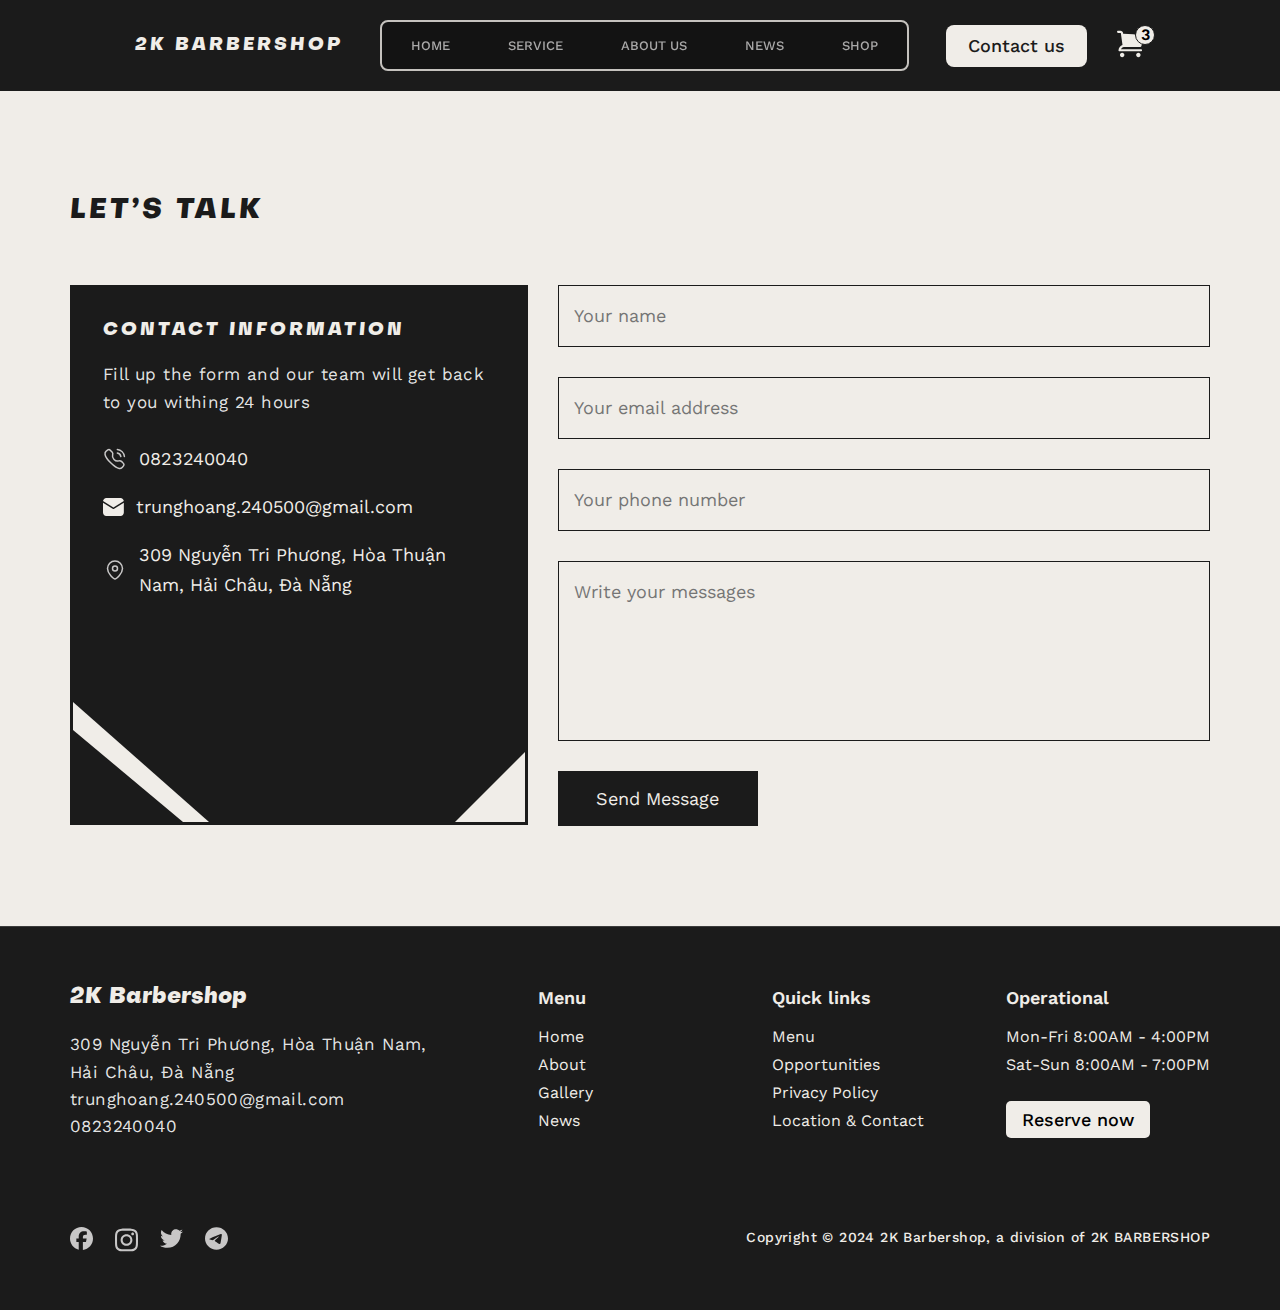
<file: contact.html>
<!DOCTYPE html>
<html lang="en" class="dark">
    <head>
        <meta charset="UTF-8" />
        <meta name="viewport" content="width=device-width, initial-scale=1.0" />
        <!-- Favicon -->
        <link
            rel="apple-touch-icon"
            sizes="57x57"
            href="./assets/favicon/apple-icon-57x57.png"
        />
        <link
            rel="apple-touch-icon"
            sizes="60x60"
            href="./assets/favicon/apple-icon-60x60.png"
        />
        <link
            rel="apple-touch-icon"
            sizes="72x72"
            href="./assets/favicon/apple-icon-72x72.png"
        />
        <link
            rel="apple-touch-icon"
            sizes="76x76"
            href="./assets/favicon/apple-icon-76x76.png"
        />
        <link
            rel="apple-touch-icon"
            sizes="114x114"
            href="./assets/favicon/apple-icon-114x114.png"
        />
        <link
            rel="apple-touch-icon"
            sizes="120x120"
            href="./assets/favicon/apple-icon-120x120.png"
        />
        <link
            rel="apple-touch-icon"
            sizes="144x144"
            href="./assets/favicon/apple-icon-144x144.png"
        />
        <link
            rel="apple-touch-icon"
            sizes="152x152"
            href="./assets/favicon/apple-icon-152x152.png"
        />
        <link
            rel="apple-touch-icon"
            sizes="180x180"
            href="./assets/favicon/apple-icon-180x180.png"
        />
        <link
            rel="icon"
            type="image/png"
            sizes="192x192"
            href="./assets/favicon/android-icon-192x192.png"
        />
        <link
            rel="icon"
            type="image/png"
            sizes="32x32"
            href="./assets/favicon/favicon-32x32.png"
        />
        <link
            rel="icon"
            type="image/png"
            sizes="96x96"
            href="./assets/favicon/favicon-96x96.png"
        />
        <link
            rel="icon"
            type="image/png"
            sizes="16x16"
            href="./assets/favicon/favicon-16x16.png"
        />
        <link rel="manifest" href="./assets/favicon/manifest.json" />
        <meta name="msapplication-TileColor" content="#ffffff" />
        <meta
            name="msapplication-TileImage"
            content="./assets/favicon/ms-icon-144x144.png"
        />
        <meta name="theme-color" content="#ffffff" />
        <!-- Embed fonts -->
        <link rel="stylesheet" href="./assets/fonts/stylesheet.css" />
        <!-- Styles -->
        <link rel="stylesheet" href="./assets/css/main.css" />
        <!-- JS load -->
        <script src="./assets/js/load.js"></script>
        <title>2K Barbershop | Contact</title>
    </head>
    <body>
        <!-- Header -->
        <header id="header" class="header"></header>
        <script>
            load("#header", "./templates/header.html");
        </script>

        <!-- Main -->
        <main>
            <div class="contact">
                <div class="container">
                    <h2 class="section-heading section-heading--other">
                        Let’s talk
                    </h2>
                    <div class="contact__container">
                        <div class="row gy-4">
                            <div class="col-5 col-xl-6 col-lg-12">
                                <div class="contact-info">
                                    <h3 class="section-heading">
                                        Contact information
                                    </h3>
                                    <p class="contact-info__desc section-desc">
                                        Fill up the form and our team will get
                                        back to you withing 24 hours
                                    </p>

                                    <ul class="contact-info__list">
                                        <li class="contact-info__item">
                                            <a
                                                href="tel:0823240040"
                                                class="contact-info__link"
                                            >
                                                <img
                                                    src="./assets/icon/phone.svg"
                                                    alt=""
                                                />
                                                0823240040
                                            </a>
                                        </li>

                                        <li class="contact-info__item">
                                            <a
                                                href="mailto:trunghoang.240500@gmail.com"
                                                class="contact-info__link"
                                            >
                                                <img
                                                    src="./assets/icon/mailto.svg"
                                                    alt=""
                                                />
                                                trunghoang.240500@gmail.com
                                            </a>
                                        </li>

                                        <li class="contact-info__item">
                                            <a
                                                href="https://www.google.com/maps/@16.056216,108.1823131,16.17z?entry=ttu"
                                                class="contact-info__link"
                                                target="_blank"
                                            >
                                                <img
                                                    src="./assets/icon/location.svg"
                                                    alt=""
                                                />
                                                309 Nguyễn Tri Phương, Hòa Thuận
                                                Nam, Hải Châu, Đà Nẵng
                                            </a>
                                        </li>
                                    </ul>

                                    <img
                                        src="./assets/icon/diagonal.svg"
                                        alt=""
                                        class="contact-info__icon contact-info__icon--left"
                                    />
                                    <img
                                        src="./assets/icon/triangle-large.svg"
                                        alt=""
                                        class="contact-info__icon contact-info__icon--right"
                                    />
                                </div>
                            </div>
                            <div class="col-7 col-xl-6 col-lg-12">
                                <form action="" class="contact-form">
                                    <input
                                        type="text"
                                        class="contact-form__input"
                                        name="Name"
                                        placeholder="Your name"
                                    />
                                    <input
                                        type="email"
                                        class="contact-form__input"
                                        name="email"
                                        placeholder="Your email address"
                                    />
                                    <input
                                        type="tel"
                                        class="contact-form__input"
                                        name="phone"
                                        placeholder="Your phone number"
                                    />
                                    <textarea
                                        class="contact-form__text"
                                        name="messages"
                                        id=""
                                        maxlength="200"
                                        placeholder="Write your messages"
                                    ></textarea>
                                    <button class="contact-form__btn">
                                        Send Message
                                    </button>
                                </form>
                            </div>
                        </div>
                    </div>
                </div>
            </div>
        </main>

        <!-- Footer -->
        <footer id="footer" class="footer"></footer>
        <script>
            load("#footer", "./templates/footer.html");
        </script>
        <script src="./assets/js/main.js"></script>
    </body>
</html>
</file>
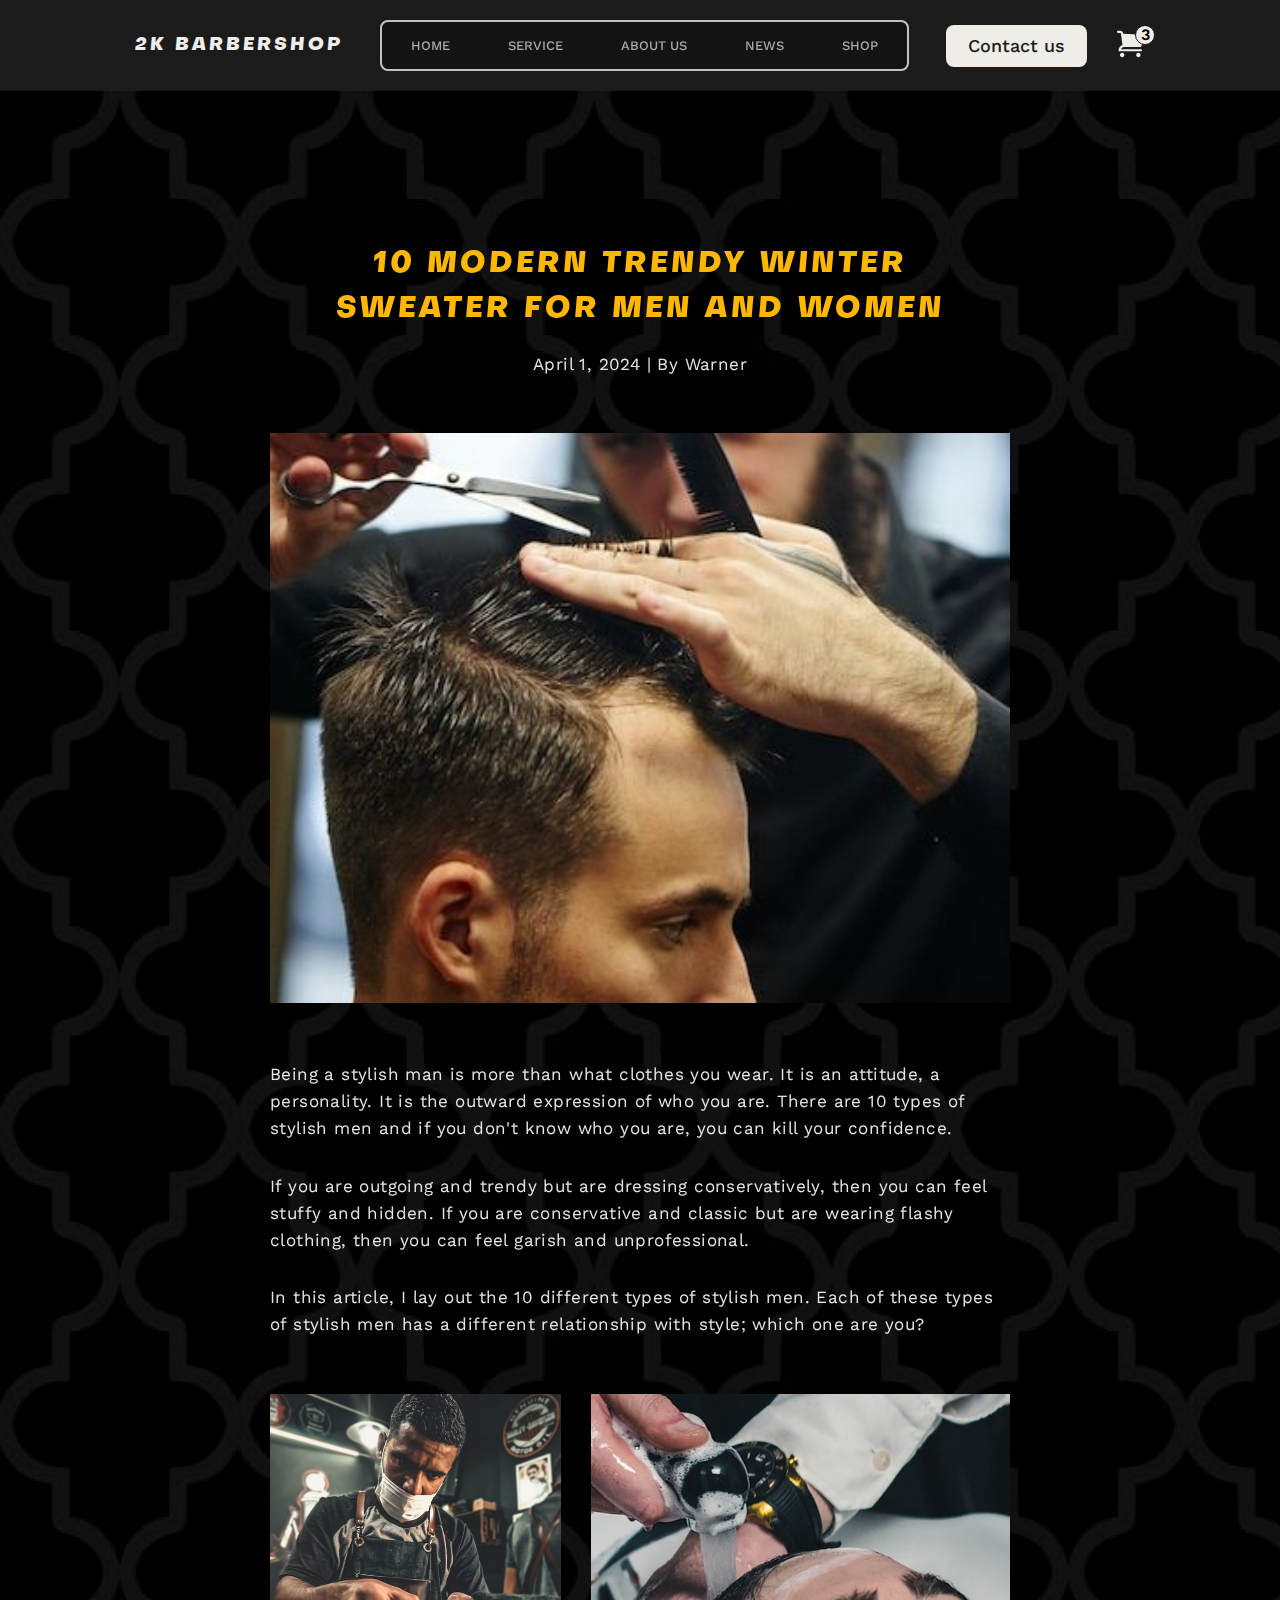
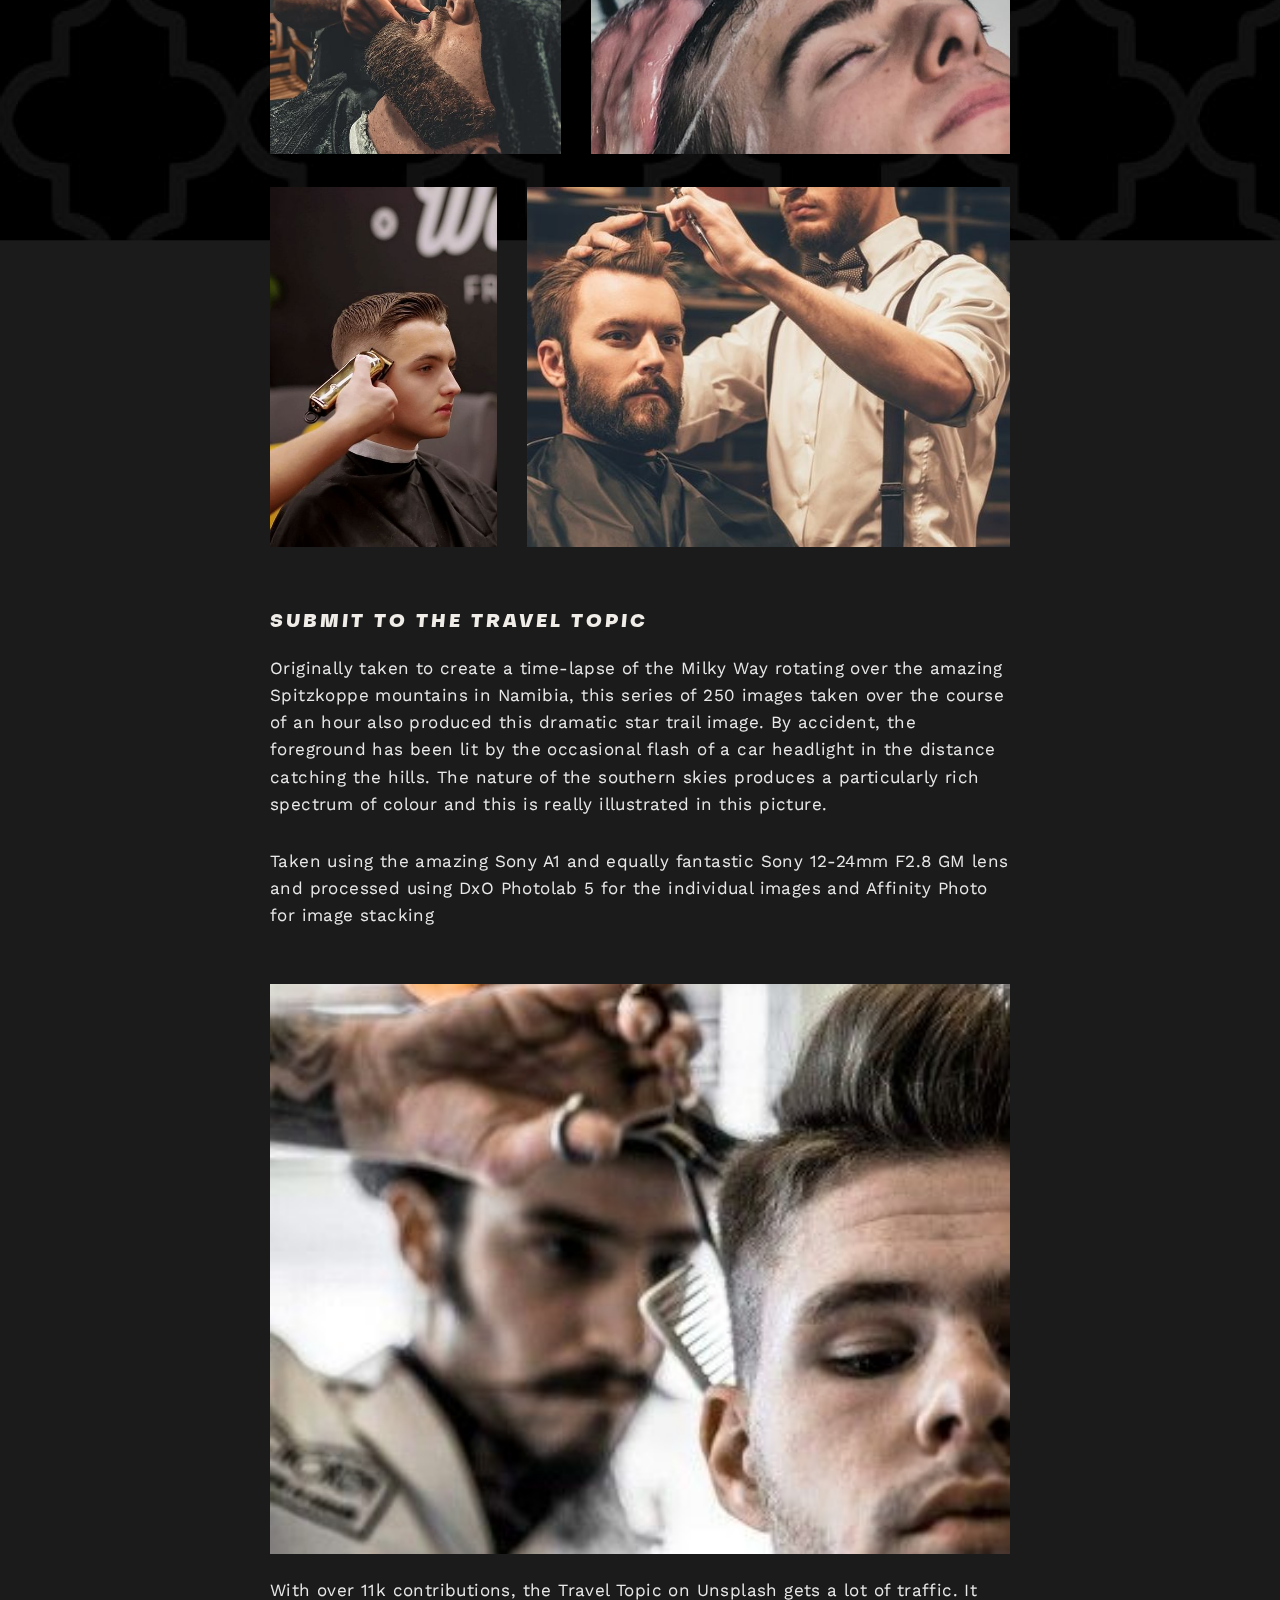
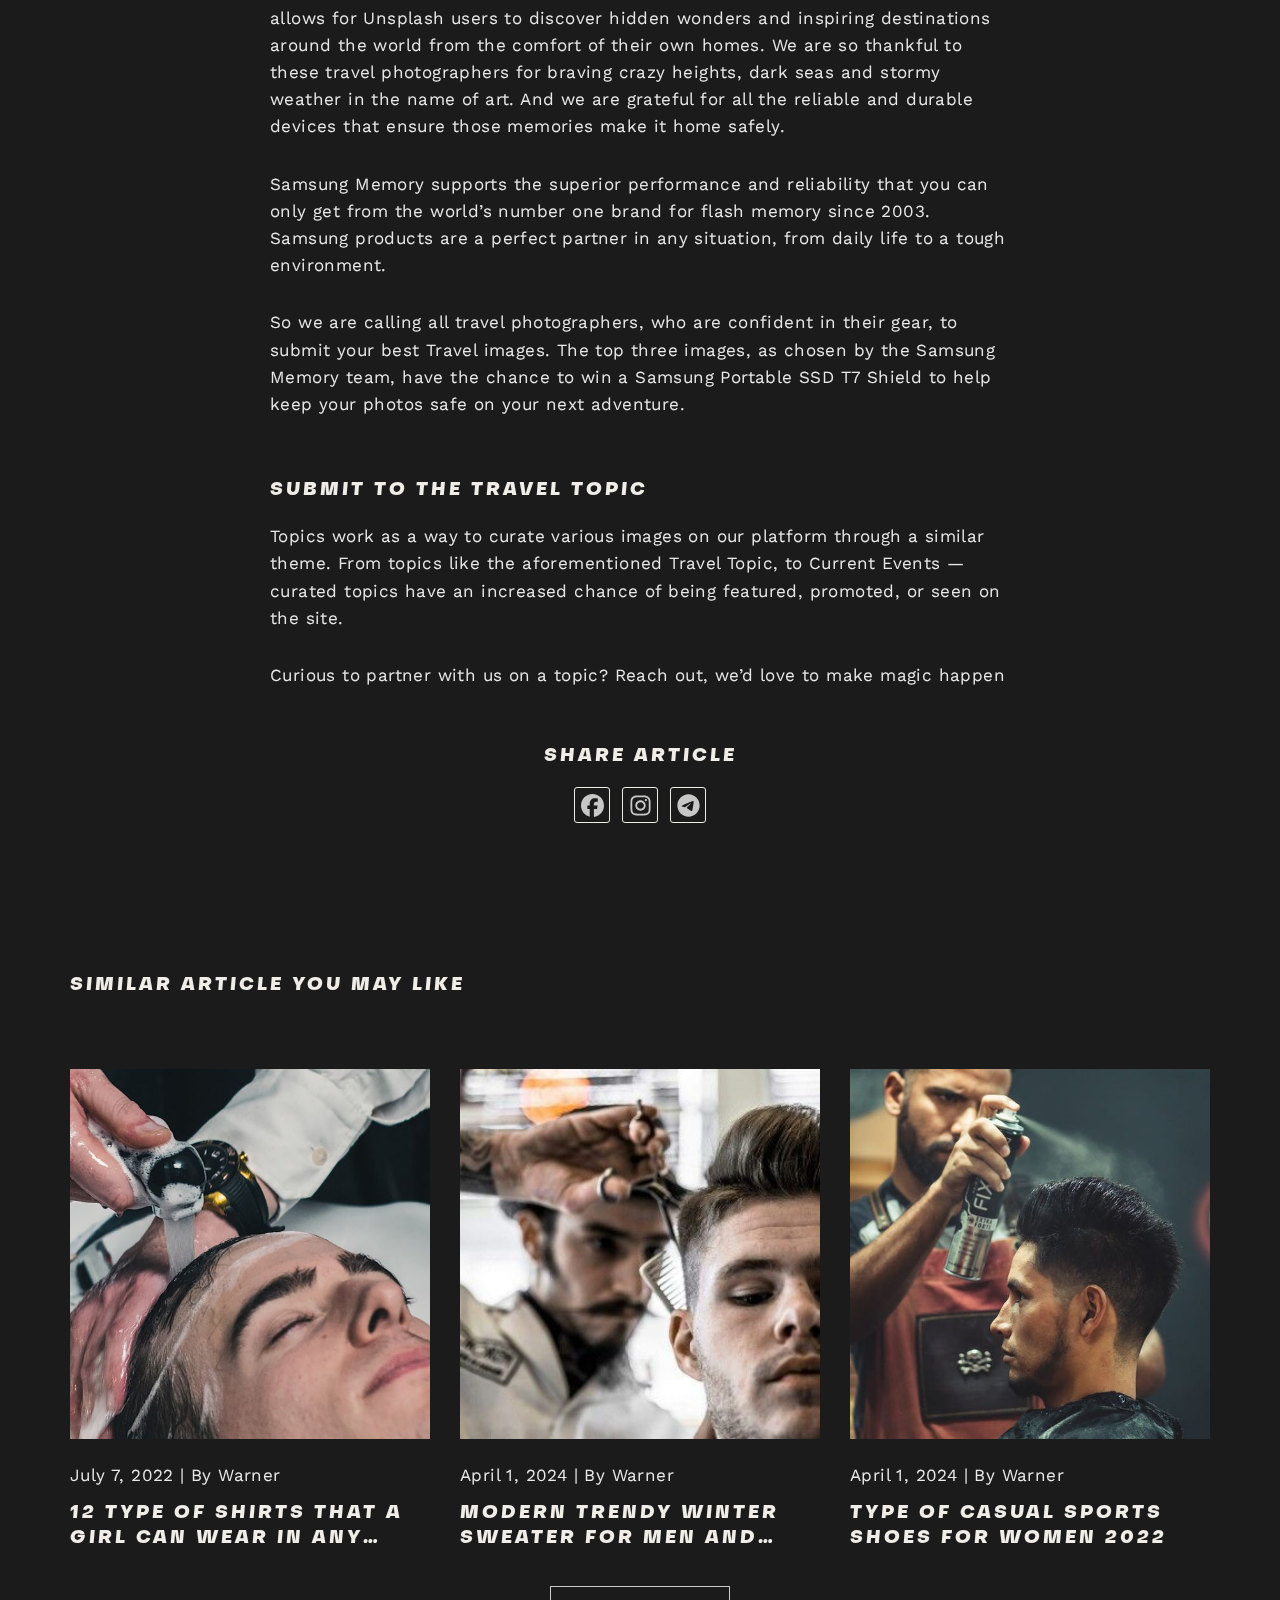
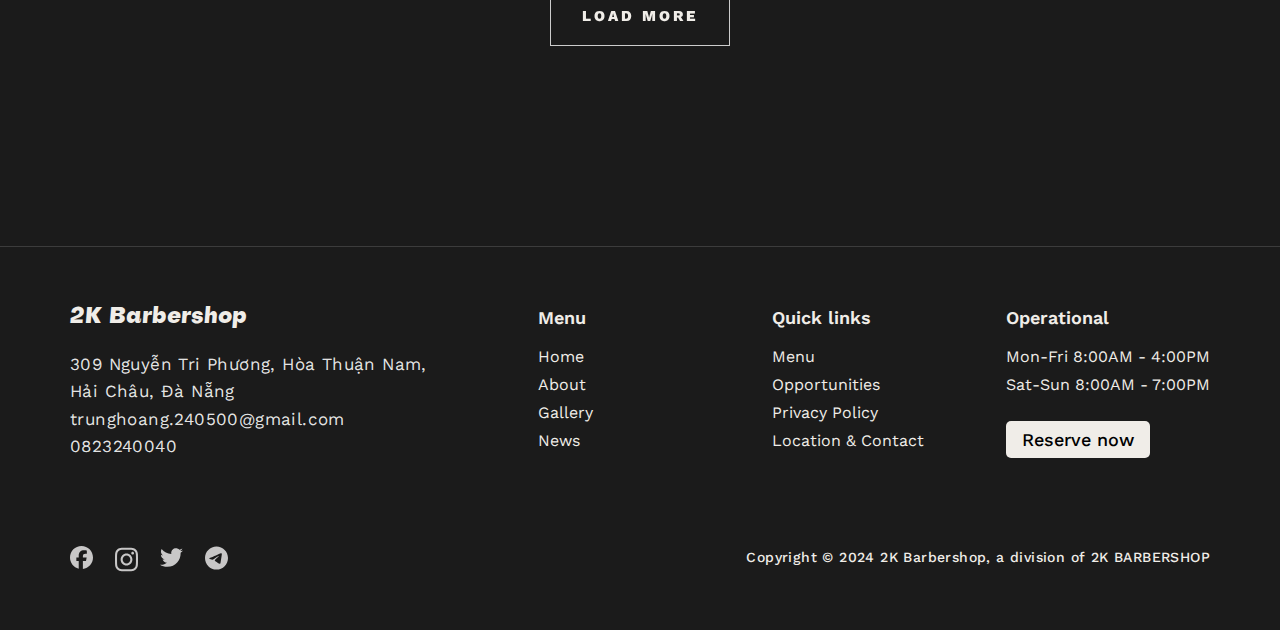
<file: new-detail.html>
<!DOCTYPE html>
<html lang="en" class="dark">
    <head>
        <meta charset="UTF-8" />
        <meta name="viewport" content="width=device-width, initial-scale=1.0" />
        <!-- Favicon -->
        <link
            rel="apple-touch-icon"
            sizes="57x57"
            href="./assets/favicon/apple-icon-57x57.png"
        />
        <link
            rel="apple-touch-icon"
            sizes="60x60"
            href="./assets/favicon/apple-icon-60x60.png"
        />
        <link
            rel="apple-touch-icon"
            sizes="72x72"
            href="./assets/favicon/apple-icon-72x72.png"
        />
        <link
            rel="apple-touch-icon"
            sizes="76x76"
            href="./assets/favicon/apple-icon-76x76.png"
        />
        <link
            rel="apple-touch-icon"
            sizes="114x114"
            href="./assets/favicon/apple-icon-114x114.png"
        />
        <link
            rel="apple-touch-icon"
            sizes="120x120"
            href="./assets/favicon/apple-icon-120x120.png"
        />
        <link
            rel="apple-touch-icon"
            sizes="144x144"
            href="./assets/favicon/apple-icon-144x144.png"
        />
        <link
            rel="apple-touch-icon"
            sizes="152x152"
            href="./assets/favicon/apple-icon-152x152.png"
        />
        <link
            rel="apple-touch-icon"
            sizes="180x180"
            href="./assets/favicon/apple-icon-180x180.png"
        />
        <link
            rel="icon"
            type="image/png"
            sizes="192x192"
            href="./assets/favicon/android-icon-192x192.png"
        />
        <link
            rel="icon"
            type="image/png"
            sizes="32x32"
            href="./assets/favicon/favicon-32x32.png"
        />
        <link
            rel="icon"
            type="image/png"
            sizes="96x96"
            href="./assets/favicon/favicon-96x96.png"
        />
        <link
            rel="icon"
            type="image/png"
            sizes="16x16"
            href="./assets/favicon/favicon-16x16.png"
        />
        <link rel="manifest" href="./assets/favicon/manifest.json" />
        <meta name="msapplication-TileColor" content="#ffffff" />
        <meta
            name="msapplication-TileImage"
            content="./assets/favicon/ms-icon-144x144.png"
        />
        <meta name="theme-color" content="#ffffff" />
        <!-- Embed fonts -->
        <link rel="stylesheet" href="./assets/fonts/stylesheet.css" />
        <!-- Styles -->
        <link rel="stylesheet" href="./assets/css/main.css" />
        <!-- JS load -->
        <script src="./assets/js/load.js"></script>
        <title>2K Barbershop | New</title>
    </head>
    <body>
        <!-- Header -->
        <header id="header" class="header"></header>
        <script>
            load("#header", "./templates/header.html");
        </script>

        <!-- Main -->
        <main class="new-container new-container--detail">
            <div class="container">
                <div class="new-detail">
                    <section class="new-detail-content">
                        <h2 class="section-heading section-heading-lv2">
                            10 Modern trendy winter sweater for men and women
                        </h2>
                        <p class="new-detail-content__date section-desc">
                            April 1, 2024 | By Warner
                        </p>
                    </section>
                    <div class="new-detail-info">
                        <img
                            src="./assets/img/new/new3.jpg"
                            alt=""
                            class="new-detail-info__img"
                        />
                        <div class="new-detail-info__wrap-quote">
                            <blockquote
                                class="new-detail-info__quote section-desc"
                            >
                                Being a stylish man is more than what clothes
                                you wear. It is an attitude, a personality. It
                                is the outward expression of who you are. There
                                are 10 types of stylish men and if you don't
                                know who you are, you can kill your confidence.
                            </blockquote>
                            <blockquote
                                class="new-detail-info__quote section-desc"
                            >
                                If you are outgoing and trendy but are dressing
                                conservatively, then you can feel stuffy and
                                hidden. If you are conservative and classic but
                                are wearing flashy clothing, then you can feel
                                garish and unprofessional.
                            </blockquote>
                            <blockquote
                                class="new-detail-info__quote section-desc"
                            >
                                In this article, I lay out the 10 different
                                types of stylish men. Each of these types of
                                stylish men has a different relationship with
                                style; which one are you?
                            </blockquote>
                        </div>
                        <div class="row gy-3">
                            <div class="col-5">
                                <img
                                    src="./assets/img/new/new1.jpg"
                                    alt=""
                                    class="new-detail-info__img new-detail-info__img--medium"
                                />
                            </div>
                            <div class="col-7">
                                <img
                                    src="./assets/img/new/new2.jpg"
                                    alt=""
                                    class="new-detail-info__img new-detail-info__img--medium"
                                />
                            </div>
                            <div class="col-4">
                                <img
                                    src="./assets/img/new/new4.jpg"
                                    alt=""
                                    class="new-detail-info__img new-detail-info__img--medium"
                                />
                            </div>
                            <div class="col-8">
                                <img
                                    src="./assets/img/new/new8.jpg"
                                    alt=""
                                    class="new-detail-info__img new-detail-info__img--medium"
                                />
                            </div>
                        </div>
                        <section class="new-detail-info__wrap">
                            <h3 class="section-heading section-heading">
                                Submit to the Travel Topic
                            </h3>
                            <div class="new-detail-info__wrap-desc">
                                <p class="new-detail-info__desc section-desc">
                                    Originally taken to create a time-lapse of
                                    the Milky Way rotating over the amazing
                                    Spitzkoppe mountains in Namibia, this series
                                    of 250 images taken over the course of an
                                    hour also produced this dramatic star trail
                                    image. By accident, the foreground has been
                                    lit by the occasional flash of a car
                                    headlight in the distance catching the
                                    hills. The nature of the southern skies
                                    produces a particularly rich spectrum of
                                    colour and this is really illustrated in
                                    this picture.
                                </p>
                                <p class="new-detail-info__desc section-desc">
                                    Taken using the amazing Sony A1 and equally
                                    fantastic Sony 12-24mm F2.8 GM lens and
                                    processed using DxO Photolab 5 for the
                                    individual images and Affinity Photo for
                                    image stacking
                                </p>
                            </div>
                            <img
                                src="./assets/img/new/new9.jpg"
                                alt=""
                                class="new-detail-info__img"
                            />
                            <div
                                class="new-detail-info__wrap-quote new-detail-info__wrap-quote--bot"
                            >
                                <blockquote
                                    class="new-detail-info__quote section-desc"
                                >
                                    With over 11k contributions, the Travel
                                    Topic on Unsplash gets a lot of traffic. It
                                    allows for Unsplash users to discover hidden
                                    wonders and inspiring destinations around
                                    the world from the comfort of their own
                                    homes. We are so thankful to these travel
                                    photographers for braving crazy heights,
                                    dark seas and stormy weather in the name of
                                    art. And we are grateful for all the
                                    reliable and durable devices that ensure
                                    those memories make it home safely.
                                </blockquote>
                                <blockquote
                                    class="new-detail-info__quote section-desc"
                                >
                                    Samsung Memory supports the superior
                                    performance and reliability that you can
                                    only get from the world’s number one brand
                                    for flash memory since 2003. Samsung
                                    products are a perfect partner in any
                                    situation, from daily life to a tough
                                    environment.
                                </blockquote>
                                <blockquote
                                    class="new-detail-info__quote section-desc"
                                >
                                    So we are calling all travel photographers,
                                    who are confident in their gear, to submit
                                    your best Travel images. The top three
                                    images, as chosen by the Samsung Memory
                                    team, have the chance to win a Samsung
                                    Portable SSD T7 Shield to help keep your
                                    photos safe on your next adventure.
                                </blockquote>
                            </div>
                        </section>
                        <section class="new-detail-info__wrap">
                            <h3 class="section-heading">
                                Submit to the Travel Topic
                            </h3>
                            <div class="new-detail-info__wrap-desc">
                                <p class="new-detail-info__desc section-desc">
                                    Topics work as a way to curate various
                                    images on our platform through a similar
                                    theme. From topics like the aforementioned
                                    Travel Topic, to Current Events — curated
                                    topics have an increased chance of being
                                    featured, promoted, or seen on the site.
                                </p>
                                <p class="new-detail-info__desc section-desc">
                                    Curious to partner with us on a topic? Reach
                                    out, we’d love to make magic happen
                                </p>
                            </div>
                        </section>
                        <div class="new-social">
                            <h4 class="section-heading">Share article</h4>
                            <div class="new-social__wrap">
                                <a href="#!" class="new-social__wrap-icon">
                                    <img
                                        src="./assets/icon/facebook.svg"
                                        alt=""
                                        class="new-social__icon"
                                    />
                                </a>
                                <a href="#!" class="new-social__wrap-icon">
                                    <img
                                        src="./assets/icon/instagram.svg"
                                        alt=""
                                        class="new-social__icon"
                                    />
                                </a>
                                <a href="#!" class="new-social__wrap-icon">
                                    <img
                                        src="./assets/icon/telegram.svg"
                                        alt=""
                                        class="new-social__icon"
                                    />
                                </a>
                            </div>
                        </div>
                    </div>
                    <div class="new-related">
                        <h3 class="new-related__title section-heading">
                            Similar article you may like
                        </h3>
                        <div>
                            <div class="row">
                                <a
                                    href="./new-detail.html"
                                    class="col-4 col-lg-6 col-sm-12 new-container__item"
                                >
                                    <img
                                        src="./assets/img/new/new2.jpg"
                                        alt=""
                                        class="new-container__img new-container__img--medium"
                                    />
                                    <p
                                        class="new-container__date new-container__date--large section-desc"
                                    >
                                        July 7, 2022 | By Warner
                                    </p>
                                    <h3
                                        class="new-container__title section-heading"
                                    >
                                        12 type of shirts that a girl can wear
                                        in any casual party
                                    </h3>
                                </a>

                                <a
                                    href="./new-detail.html"
                                    class="col-4 col-lg-6 d-sm-none new-container__item"
                                >
                                    <img
                                        src="./assets/img/new/new9.jpg"
                                        alt=""
                                        class="new-container__img new-container__img--medium"
                                    />
                                    <p
                                        class="new-container__date new-container__date--large section-desc"
                                    >
                                        April 1, 2024 | By Warner
                                    </p>
                                    <h3
                                        class="new-container__title section-heading"
                                    >
                                        Modern trendy winter sweater for men and
                                        women
                                    </h3>
                                </a>

                                <a
                                    href="./new-detail.html"
                                    class="col-4 d-lg-none new-container__item"
                                >
                                    <img
                                        src="./assets/img/new/new5.jpg"
                                        alt=""
                                        class="new-container__img new-container__img--medium"
                                    />
                                    <p
                                        class="new-container__date new-container__date--large section-desc"
                                    >
                                        April 1, 2024 | By Warner
                                    </p>
                                    <h3
                                        class="new-container__title section-heading"
                                    >
                                        Type of casual sports shoes for women
                                        2022
                                    </h3>
                                </a>
                            </div>
                            <button class="btn">
                                <svg
                                    class="btn-icon"
                                    width="180px"
                                    height="60px"
                                    viewBox="0 0 180 60"
                                    class="border"
                                >
                                    <polyline
                                        points="179,1 179,59 1,59 1,1 179,1"
                                        class="bg-line"
                                    />
                                    <polyline
                                        points="179,1 179,59 1,59 1,1 179,1"
                                        class="hl-line"
                                    />
                                </svg>
                                <span class="btn-span">Load more</span>
                            </button>
                        </div>
                    </div>
                </div>
            </div>
        </main>

        <!-- Footer -->
        <footer id="footer" class="footer"></footer>
        <script>
            load("#footer", "./templates/footer.html");
        </script>
        <script src="./assets/js/main.js"></script>
    </body>
</html>
</file>
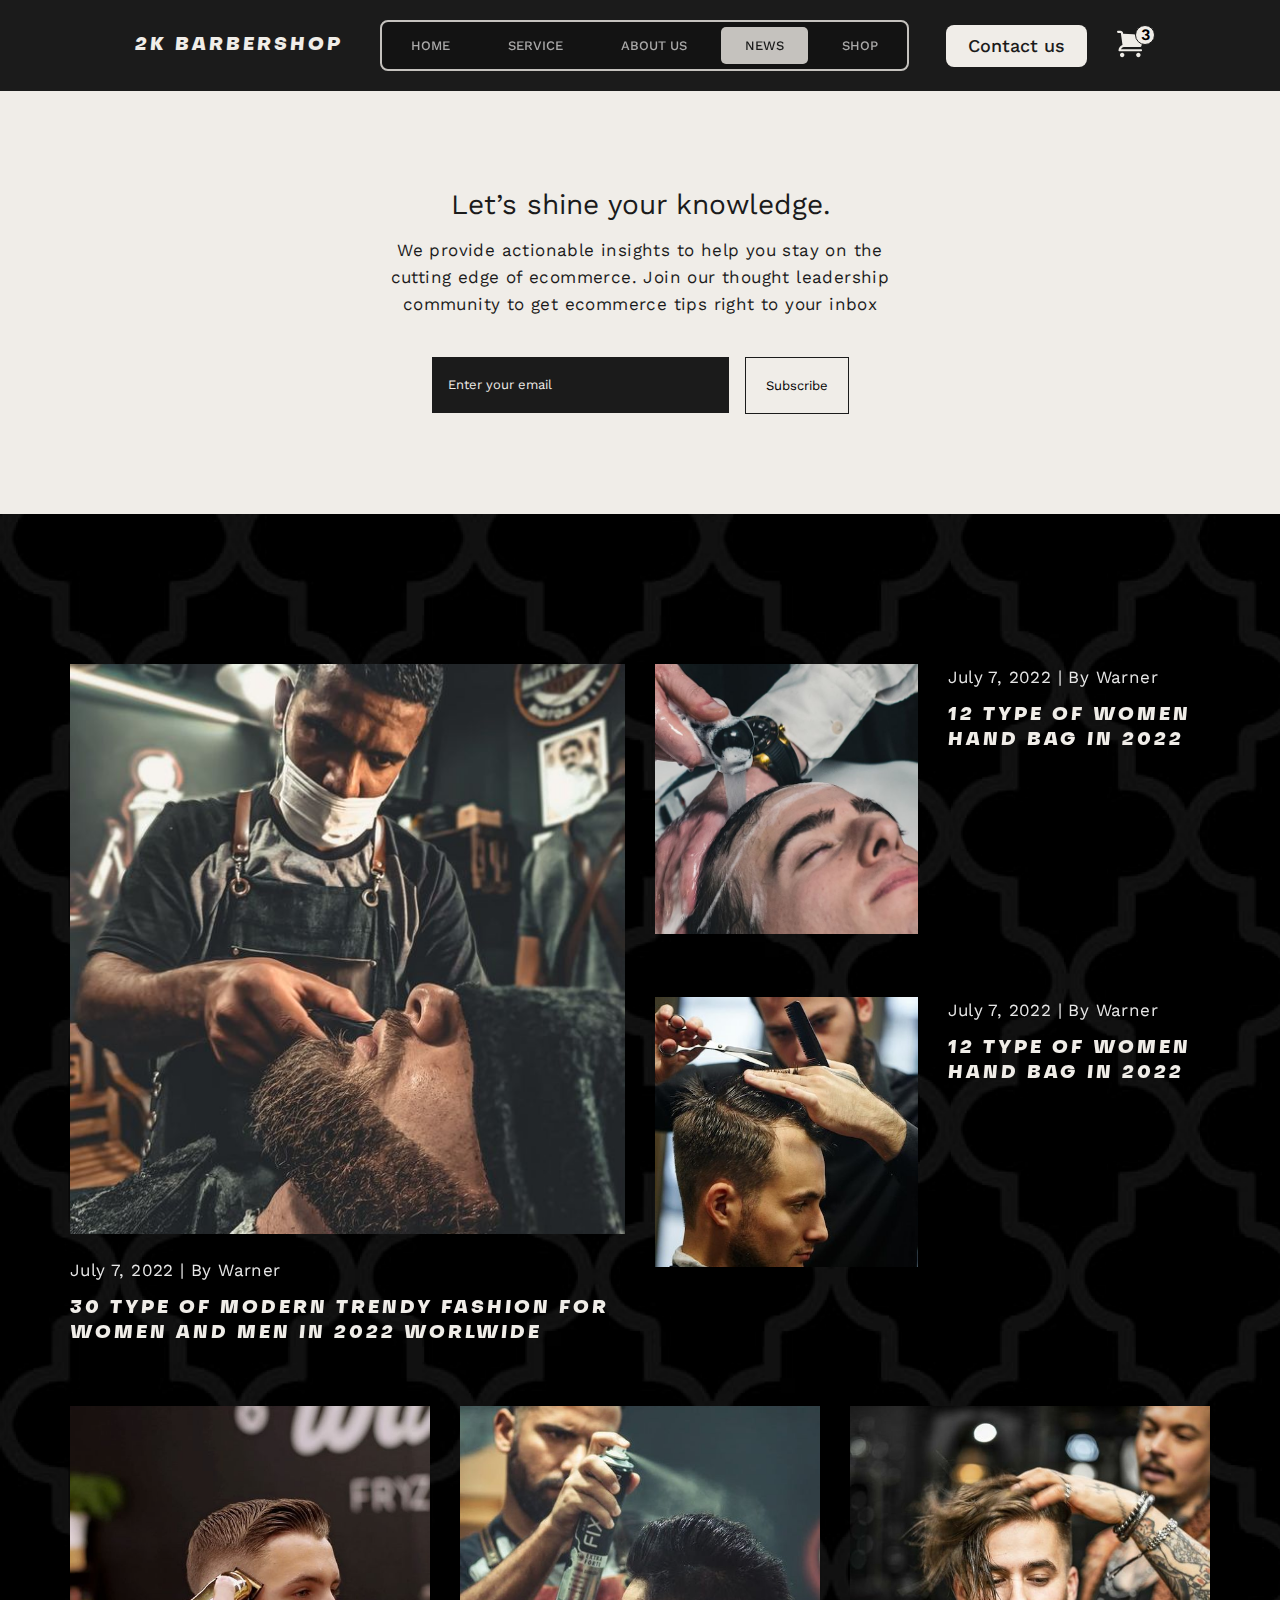
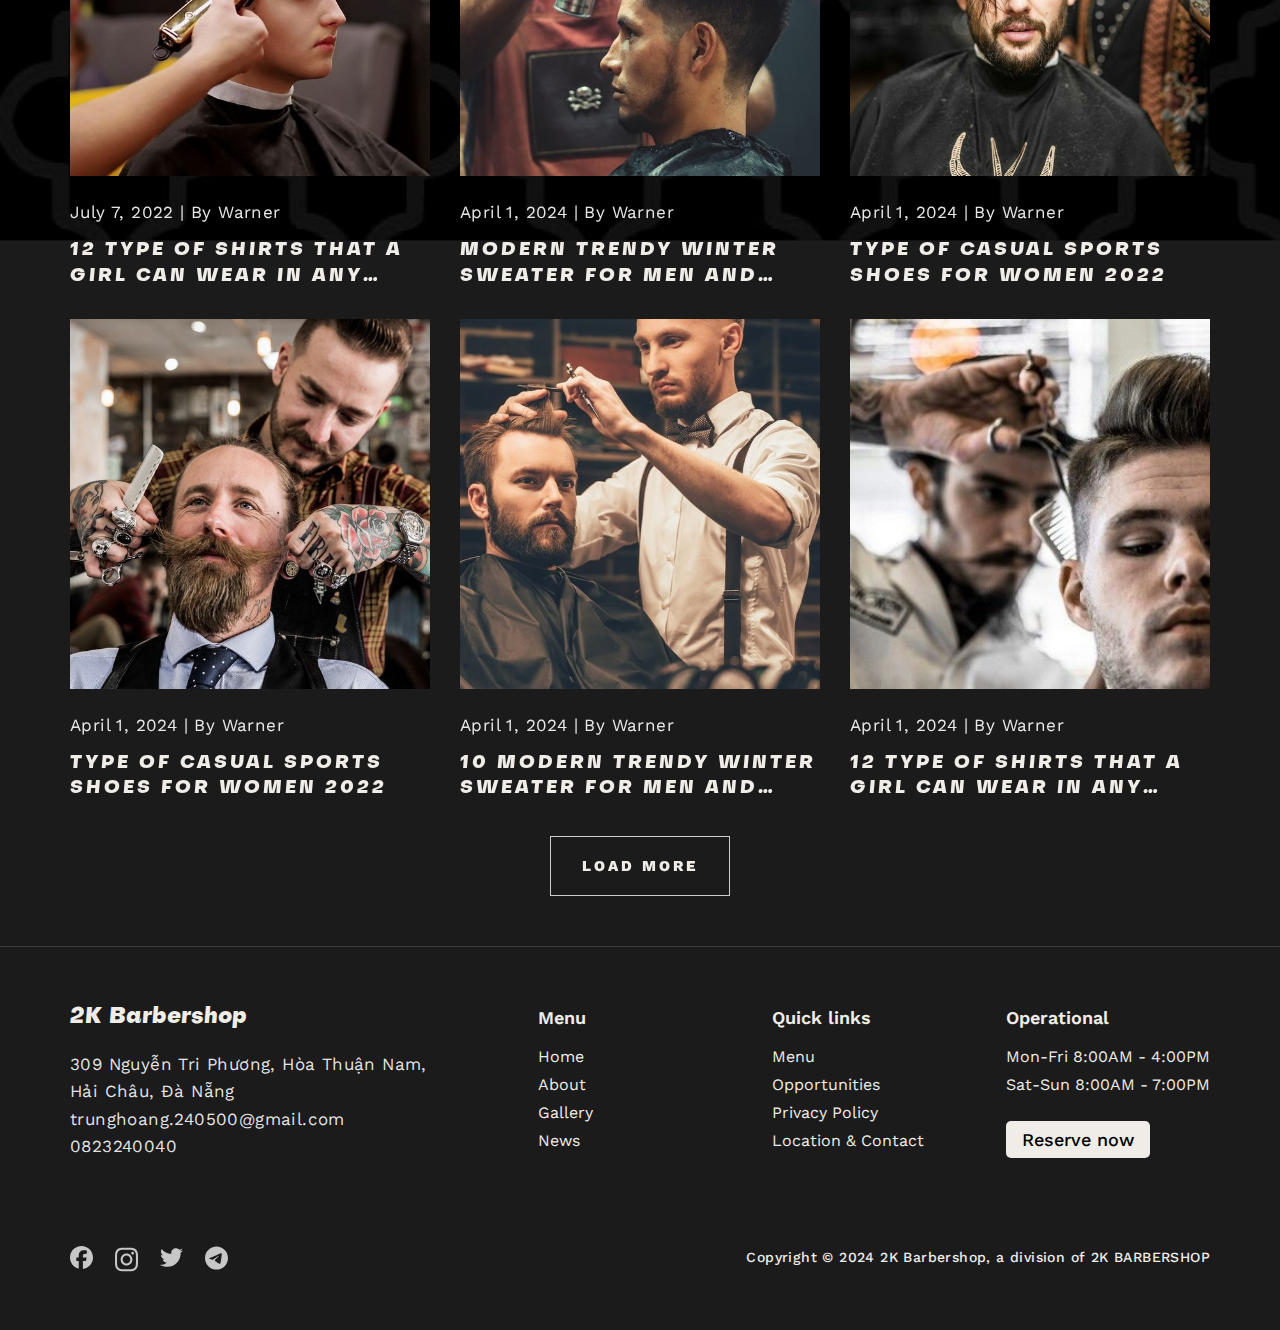
<file: new.html>
<!DOCTYPE html>
<html lang="en" class="dark">
    <head>
        <meta charset="UTF-8" />
        <meta name="viewport" content="width=device-width, initial-scale=1.0" />
        <!-- Favicon -->
        <link
            rel="apple-touch-icon"
            sizes="57x57"
            href="./assets/favicon/apple-icon-57x57.png"
        />
        <link
            rel="apple-touch-icon"
            sizes="60x60"
            href="./assets/favicon/apple-icon-60x60.png"
        />
        <link
            rel="apple-touch-icon"
            sizes="72x72"
            href="./assets/favicon/apple-icon-72x72.png"
        />
        <link
            rel="apple-touch-icon"
            sizes="76x76"
            href="./assets/favicon/apple-icon-76x76.png"
        />
        <link
            rel="apple-touch-icon"
            sizes="114x114"
            href="./assets/favicon/apple-icon-114x114.png"
        />
        <link
            rel="apple-touch-icon"
            sizes="120x120"
            href="./assets/favicon/apple-icon-120x120.png"
        />
        <link
            rel="apple-touch-icon"
            sizes="144x144"
            href="./assets/favicon/apple-icon-144x144.png"
        />
        <link
            rel="apple-touch-icon"
            sizes="152x152"
            href="./assets/favicon/apple-icon-152x152.png"
        />
        <link
            rel="apple-touch-icon"
            sizes="180x180"
            href="./assets/favicon/apple-icon-180x180.png"
        />
        <link
            rel="icon"
            type="image/png"
            sizes="192x192"
            href="./assets/favicon/android-icon-192x192.png"
        />
        <link
            rel="icon"
            type="image/png"
            sizes="32x32"
            href="./assets/favicon/favicon-32x32.png"
        />
        <link
            rel="icon"
            type="image/png"
            sizes="96x96"
            href="./assets/favicon/favicon-96x96.png"
        />
        <link
            rel="icon"
            type="image/png"
            sizes="16x16"
            href="./assets/favicon/favicon-16x16.png"
        />
        <link rel="manifest" href="./assets/favicon/manifest.json" />
        <meta name="msapplication-TileColor" content="#ffffff" />
        <meta
            name="msapplication-TileImage"
            content="./assets/favicon/ms-icon-144x144.png"
        />
        <meta name="theme-color" content="#ffffff" />
        <!-- Embed fonts -->
        <link rel="stylesheet" href="./assets/fonts/stylesheet.css" />
        <!-- Styles -->
        <link rel="stylesheet" href="./assets/css/main.css" />
        <!-- JS load -->
        <script src="./assets/js/load.js"></script>
        <title>2K Barbershop | New</title>
    </head>
    <body>
        <!-- Header -->
        <header id="header" class="header"></header>
        <script>
            load("#header", "./templates/header.html");
        </script>

        <!-- Main -->
        <main>
            <div class="new">
                <section class="new-content">
                    <h2 class="new-content__title section-heading--other">
                        Let’s shine your knowledge.
                    </h2>
                    <p
                        class="new-content__desc section-desc section-desc--other"
                    >
                        We provide actionable insights to help you stay on the
                        cutting edge of ecommerce. Join our thought leadership
                        community to get ecommerce tips right to your inbox
                    </p>
                </section>
                <form action="" class="new-form">
                    <input
                        type="email"
                        class="new-form__input"
                        placeholder="Enter your email"
                    />
                    <button class="new-form__btn">Subscribe</button>
                </form>
            </div>
            <div class="new-container">
                <div class="container">
                    <div class="row g-3">
                        <a
                            href="./new-detail.html"
                            class="col-6 col-lg-12 new-container__item"
                        >
                            <img
                                src="./assets/img/new/new1.jpg"
                                alt=""
                                class="new-container__img new-container__img--large"
                            />
                            <p
                                class="new-container__date new-container__date--large section-desc"
                            >
                                July 7, 2022 | By Warner
                            </p>
                            <h3 class="new-container__title section-heading">
                                30 type of modern trendy fashion for women and
                                men in 2022 worlwide
                            </h3>
                        </a>
                        <div class="col-6 col-lg-12 new-container__item--small">
                            <a
                                href="./new-detail.html"
                                class="row new-container__item"
                            >
                                <div class="col-6 col-lg-12">
                                    <img
                                        src="./assets/img/new/new2.jpg"
                                        alt=""
                                        class="new-container__img new-container__img--small"
                                    />
                                </div>
                                <div class="col-6 col-lg-12">
                                    <p class="new-container__date section-desc">
                                        July 7, 2022 | By Warner
                                    </p>
                                    <h3
                                        class="new-container__title section-heading"
                                    >
                                        12 type of women hand bag in 2022
                                    </h3>
                                </div>
                            </a>
                            <a
                                href="./new-detail.html"
                                class="row new-container__bot new-container__item"
                            >
                                <div class="col-6 col-lg-12">
                                    <img
                                        src="./assets/img/new/new3.jpg"
                                        alt=""
                                        class="new-container__img new-container__img--small"
                                    />
                                </div>
                                <div class="col-6 col-lg-12">
                                    <p class="new-container__date section-desc">
                                        July 7, 2022 | By Warner
                                    </p>
                                    <h3
                                        class="new-container__title section-heading"
                                    >
                                        12 type of women hand bag in 2022
                                    </h3>
                                </div>
                            </a>
                        </div>
                    </div>
                    <div class="row gy-3 new-container__bot">
                        <a
                            href="./new-detail.html"
                            class="col-4 col-lg-6 col-sm-12 new-container__item"
                        >
                            <img
                                src="./assets/img/new/new4.jpg"
                                alt=""
                                class="new-container__img new-container__img--medium"
                            />
                            <p
                                class="new-container__date new-container__date--large section-desc"
                            >
                                July 7, 2022 | By Warner
                            </p>
                            <h3 class="new-container__title section-heading">
                                12 type of shirts that a girl can wear in any
                                casual party
                            </h3>
                        </a>

                        <a
                            href="./new-detail.html"
                            class="col-4 d-sm-none col-lg-6 new-container__item"
                        >
                            <img
                                src="./assets/img/new/new5.jpg"
                                alt=""
                                class="new-container__img new-container__img--medium"
                            />
                            <p
                                class="new-container__date new-container__date--large section-desc"
                            >
                                April 1, 2024 | By Warner
                            </p>
                            <h3 class="new-container__title section-heading">
                                Modern trendy winter sweater for men and women
                            </h3>
                        </a>

                        <a
                            href="./new-detail.html"
                            class="col-4 d-lg-none new-container__item"
                        >
                            <img
                                src="./assets/img/new/new6.jpg"
                                alt=""
                                class="new-container__img new-container__img--medium"
                            />
                            <p
                                class="new-container__date new-container__date--large section-desc"
                            >
                                April 1, 2024 | By Warner
                            </p>
                            <h3 class="new-container__title section-heading">
                                Type of casual sports shoes for women 2022
                            </h3>
                        </a>

                        <a
                            href="./new-detail.html"
                            class="col-4 d-xl-none new-container__item"
                        >
                            <img
                                src="./assets/img/new/new7.jpg"
                                alt=""
                                class="new-container__img new-container__img--medium"
                            />
                            <p
                                class="new-container__date new-container__date--large section-desc"
                            >
                                April 1, 2024 | By Warner
                            </p>
                            <h3 class="new-container__title section-heading">
                                Type of casual sports shoes for women 2022
                            </h3>
                        </a>

                        <a
                            href="./new-detail.html"
                            class="col-4 d-xl-none new-container__item"
                        >
                            <img
                                src="./assets/img/new/new8.jpg"
                                alt=""
                                class="new-container__img new-container__img--medium"
                            />
                            <p
                                class="new-container__date new-container__date--large section-desc"
                            >
                                April 1, 2024 | By Warner
                            </p>
                            <h3 class="new-container__title section-heading">
                                10 Modern trendy winter sweater for men and
                                women
                            </h3>
                        </a>

                        <a
                            href="./new-detail.html"
                            class="col-4 d-xl-none new-container__item"
                        >
                            <img
                                src="./assets/img/new/new9.jpg"
                                alt=""
                                class="new-container__img new-container__img--medium"
                            />
                            <p
                                class="new-container__date new-container__date--large section-desc"
                            >
                                April 1, 2024 | By Warner
                            </p>
                            <h3 class="new-container__title section-heading">
                                12 type of shirts that a girl can wear in any
                                casual party
                            </h3>
                        </a>
                    </div>
                    <button class="btn">
                        <svg
                            class="btn-icon"
                            width="180px"
                            height="60px"
                            viewBox="0 0 180 60"
                            class="border"
                        >
                            <polyline
                                points="179,1 179,59 1,59 1,1 179,1"
                                class="bg-line"
                            />
                            <polyline
                                points="179,1 179,59 1,59 1,1 179,1"
                                class="hl-line"
                            />
                        </svg>
                        <span class="btn-span">Load more</span>
                    </button>
                </div>
            </div>
        </main>

        <!-- Footer -->
        <footer id="footer" class="footer"></footer>
        <script>
            load("#footer", "./templates/footer.html");
        </script>
        <script src="./assets/js/main.js"></script>
    </body>
</html>
</file>
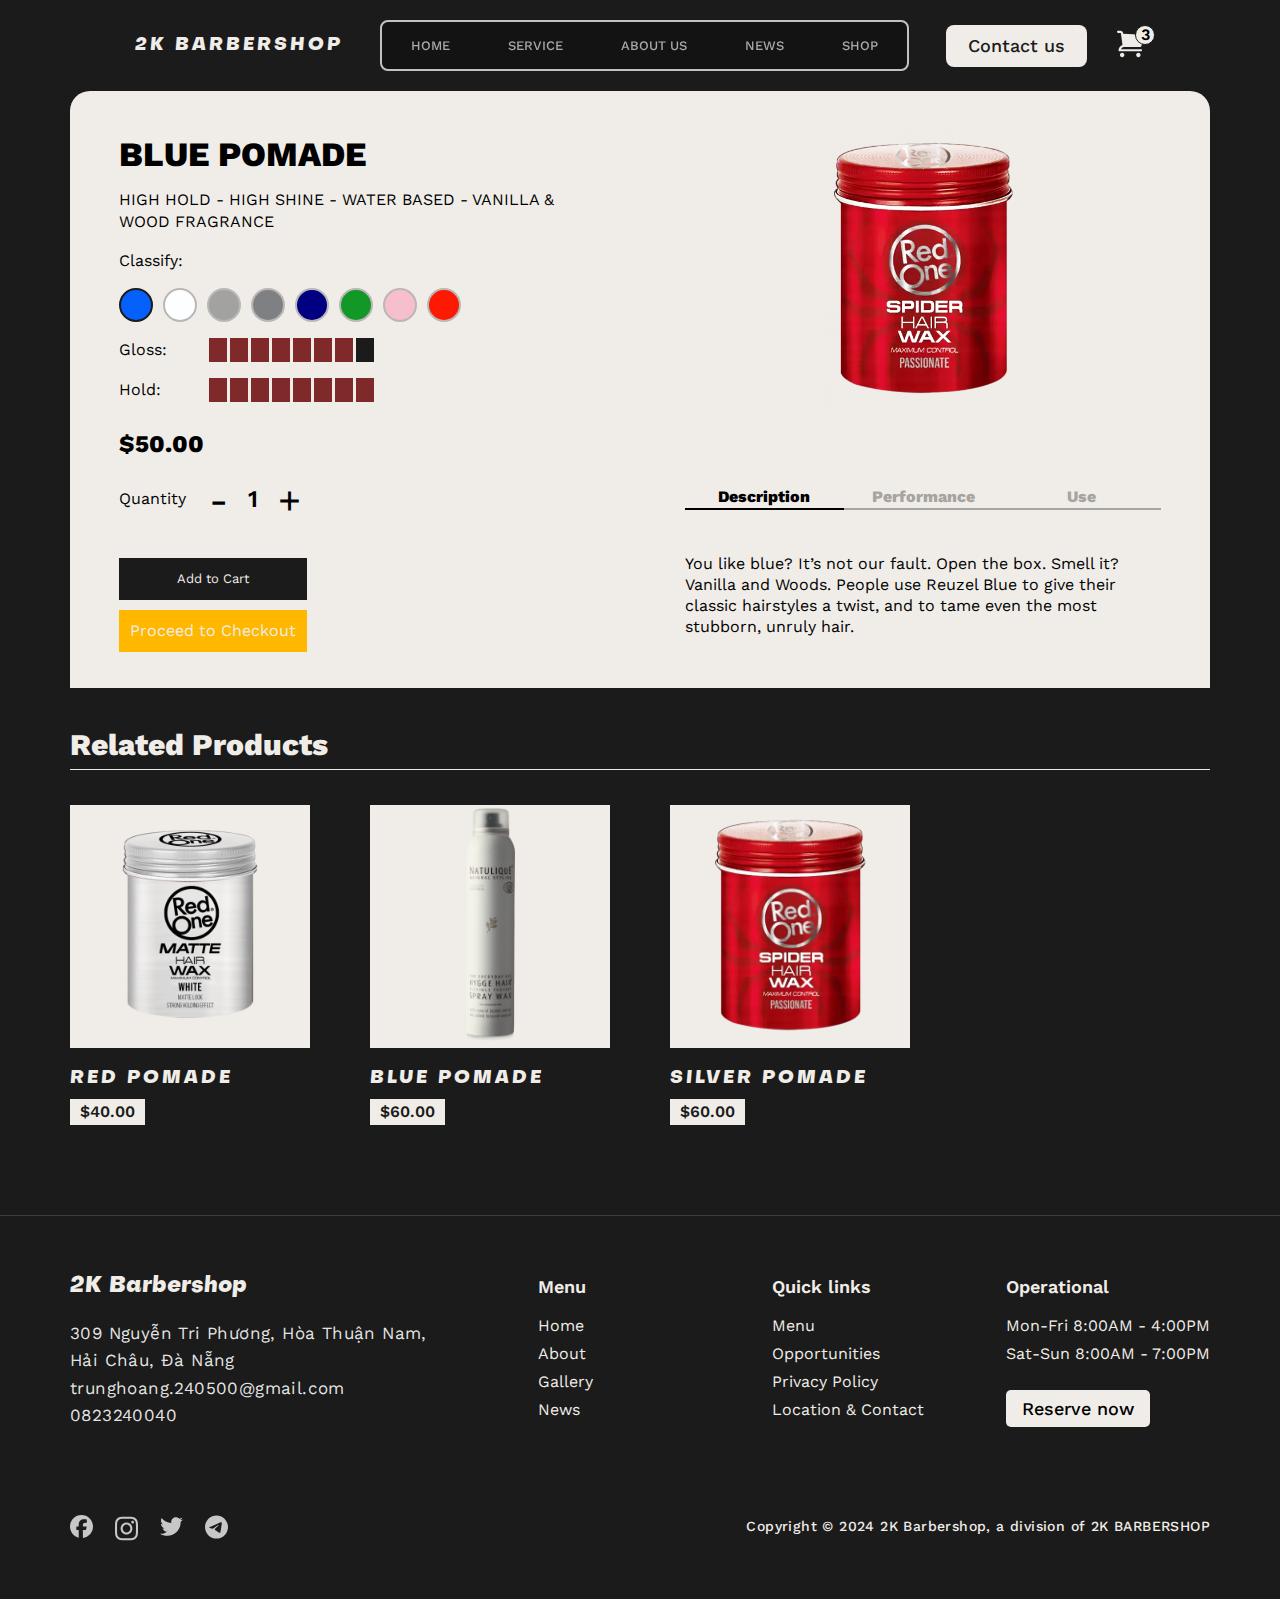
<file: prod-detail.html>
<!DOCTYPE html>
<html lang="en" class="dark">
    <head>
        <meta charset="UTF-8" />
        <meta name="viewport" content="width=device-width, initial-scale=1.0" />
        <!-- Favicon -->
        <link
            rel="apple-touch-icon"
            sizes="57x57"
            href="./assets/favicon/apple-icon-57x57.png"
        />
        <link
            rel="apple-touch-icon"
            sizes="60x60"
            href="./assets/favicon/apple-icon-60x60.png"
        />
        <link
            rel="apple-touch-icon"
            sizes="72x72"
            href="./assets/favicon/apple-icon-72x72.png"
        />
        <link
            rel="apple-touch-icon"
            sizes="76x76"
            href="./assets/favicon/apple-icon-76x76.png"
        />
        <link
            rel="apple-touch-icon"
            sizes="114x114"
            href="./assets/favicon/apple-icon-114x114.png"
        />
        <link
            rel="apple-touch-icon"
            sizes="120x120"
            href="./assets/favicon/apple-icon-120x120.png"
        />
        <link
            rel="apple-touch-icon"
            sizes="144x144"
            href="./assets/favicon/apple-icon-144x144.png"
        />
        <link
            rel="apple-touch-icon"
            sizes="152x152"
            href="./assets/favicon/apple-icon-152x152.png"
        />
        <link
            rel="apple-touch-icon"
            sizes="180x180"
            href="./assets/favicon/apple-icon-180x180.png"
        />
        <link
            rel="icon"
            type="image/png"
            sizes="192x192"
            href="./assets/favicon/android-icon-192x192.png"
        />
        <link
            rel="icon"
            type="image/png"
            sizes="32x32"
            href="./assets/favicon/favicon-32x32.png"
        />
        <link
            rel="icon"
            type="image/png"
            sizes="96x96"
            href="./assets/favicon/favicon-96x96.png"
        />
        <link
            rel="icon"
            type="image/png"
            sizes="16x16"
            href="./assets/favicon/favicon-16x16.png"
        />
        <link rel="manifest" href="./assets/favicon/manifest.json" />
        <meta name="msapplication-TileColor" content="#ffffff" />
        <meta
            name="msapplication-TileImage"
            content="./assets/favicon/ms-icon-144x144.png"
        />
        <meta name="theme-color" content="#ffffff" />
        <!-- Embed fonts -->
        <link rel="stylesheet" href="./assets/fonts/stylesheet.css" />
        <!-- Styles -->
        <link rel="stylesheet" href="./assets/css/main.css" />
        <!-- JS load -->
        <script src="./assets/js/load.js"></script>
        <title>2K Barbershop | product detail</title>
    </head>
    <body>
        <!-- Header -->
        <header id="header" class="header"></header>
        <script>
            load("#header", "./templates/header.html");
        </script>

        <!-- Main -->
        <main class="container">
            <div class="prod">
                <div class="row g-5">
                    <div class="col-6">
                        <div class="prod-left">
                            <h2 class="prod-left__title">BLUE POMADE</h2>
                            <p class="prod-left__desc">
                                HIGH HOLD - HIGH SHINE - WATER BASED - VANILLA &
                                WOOD FRAGRANCE
                            </p>
                            <p class="prod-left__text">Classify:</p>
                            <div class="prod-left__wrap">
                                <span
                                    id="blue"
                                    class="prod-left__color prod-left__color--active"
                                ></span>
                                <span
                                    id="white"
                                    class="prod-left__color"
                                ></span>
                                <span
                                    id="silver"
                                    class="prod-left__color"
                                ></span>
                                <span id="gray" class="prod-left__color"></span>
                                <span
                                    id="darkBlue"
                                    class="prod-left__color"
                                ></span>
                                <span
                                    id="green"
                                    class="prod-left__color"
                                ></span>
                                <span id="pink" class="prod-left__color"></span>
                                <span id="red" class="prod-left__color"></span>
                            </div>
                            <div class="prod-left__wrap">
                                <p class="prod-left__sub-title">Gloss:</p>
                                <div class="prod-left__glosses">
                                    <span class="prod-left__gloss"></span>
                                    <span class="prod-left__gloss"></span>
                                    <span class="prod-left__gloss"></span>
                                    <span class="prod-left__gloss"></span>
                                    <span class="prod-left__gloss"></span>
                                    <span class="prod-left__gloss"></span>
                                    <span class="prod-left__gloss"></span>
                                    <span
                                        class="prod-left__gloss prod-left__gloss--no"
                                    ></span>
                                </div>
                            </div>

                            <div class="prod-left__wrap">
                                <p class="prod-left__sub-title">Hold:</p>
                                <div class="prod-left__glosses">
                                    <span class="prod-left__gloss"></span>
                                    <span class="prod-left__gloss"></span>
                                    <span class="prod-left__gloss"></span>
                                    <span class="prod-left__gloss"></span>
                                    <span class="prod-left__gloss"></span>
                                    <span class="prod-left__gloss"></span>
                                    <span class="prod-left__gloss"></span>
                                    <span class="prod-left__gloss"></span>
                                </div>
                            </div>

                            <p id="total" class="prod-left__price">$50.00</p>
                            <div class="prod-left__wrap">
                                <p class="prod-left__sub-title">Quantity</p>
                                <div class="prod-left__box">
                                    <button id="minus" class="prod-left__btn">
                                        -
                                    </button>
                                    <span
                                        id="quantity"
                                        class="prod-left__quantity"
                                        >1</span
                                    >
                                    <button id="plus" class="prod-left__btn">
                                        +
                                    </button>
                                </div>
                            </div>

                            <div class="prod-left__action">
                                <button id="addCart" class="prod-left__btn-bot">
                                    Add to Cart
                                </button>

                                <a
                                    href="./checkout.html"
                                    class="prod-left__btn-bot prod-left__btn-bot--checkout"
                                >
                                    Proceed to Checkout
                                </a>
                            </div>
                        </div>
                    </div>

                    <div class="col-6">
                        <div class="prod-right">
                            <div>
                                <div>
                                    <img
                                        src="./assets/img/shop/prod1.png"
                                        alt=""
                                        id="prodBlue"
                                        class="prod-right__img prod-right__img--active"
                                    />
                                    <img
                                        src="./assets/img/shop/prod3.png"
                                        alt=""
                                        id="prodWhite"
                                        class="prod-right__img"
                                    />
                                    <img
                                        src="./assets/img/shop/prod1.png"
                                        alt=""
                                        id="prodSilver"
                                        class="prod-right__img"
                                    />
                                    <img
                                        src="./assets/img/shop/prod5.png"
                                        alt=""
                                        id="prodGray"
                                        class="prod-right__img"
                                    />
                                    <img
                                        src="./assets/img/shop/prod1.png"
                                        alt=""
                                        id="prodDarkBlue"
                                        class="prod-right__img"
                                    />
                                    <img
                                        src="./assets/img/shop/prod1.png"
                                        alt=""
                                        id="prodGreen"
                                        class="prod-right__img"
                                    />
                                    <img
                                        src="./assets/img/shop/prod1.png"
                                        alt=""
                                        id="prodPink"
                                        class="prod-right__img"
                                    />
                                    <img
                                        src="./assets/img/shop/prod1.png"
                                        alt=""
                                        id="prodRed"
                                        class="prod-right__img"
                                    />
                                </div>
                            </div>

                            <div class="prod-bot">
                                <ul class="prod-bot__list">
                                    <li
                                        class="prod-bot__item prod-bot__item--active"
                                    >
                                        Description
                                    </li>
                                    <li class="prod-bot__item">Performance</li>
                                    <li class="prod-bot__item">Use</li>
                                </ul>

                                <div class="prod-bot__wrap">
                                    <p
                                        id="des"
                                        class="prod-bot__text prod-bot__text--active"
                                    >
                                        You like blue? It’s not our fault. Open
                                        the box. Smell it? Vanilla and Woods.
                                        People use Reuzel Blue to give their
                                        classic hairstyles a twist, and to tame
                                        even the most stubborn, unruly hair.
                                    </p>

                                    <p id="per" class="prod-bot__text">
                                        Good hold, easy to wash out. Creates a
                                        relatively high shine, enough to
                                        highlight classic hairstyles, wet-look
                                        styles. Addictive Vanilla & Wood scent.
                                    </p>

                                    <p id="use" class="prod-bot__text">
                                        Take a knuckle-sized amount and smooth
                                        it onto your palm by rubbing it between
                                        your hands. Smooth it onto damp or dry
                                        hair, from roots to ends, spreading the
                                        pomade evenly and combing it through as
                                        desired. Wow, that looks really cool.
                                    </p>
                                </div>
                            </div>
                        </div>
                    </div>
                </div>
            </div>
            <div class="prod-other">
                <h3 class="prod-other__title">Related Products</h3>

                <div class="prod-other__container">
                    <!-- Prod Other Item 1 -->
                    <article class="shop-menu__item">
                        <a href="#!">
                            <div
                                class="shop-menu__wrap-img shop-menu__wrap-img--detail"
                            >
                                <img
                                    src="./assets/img/shop/prod3.png"
                                    alt=""
                                    class="shop-menu__thumb"
                                />
                            </div>
                            <div class="shop-menu__wrap">
                                <h3
                                    class="shop-menu__title shop-menu__title--detail section-heading"
                                >
                                    Red Pomade
                                </h3>
                                <p
                                    class="shop-menu__price shop-menu__price--detail"
                                >
                                    $40.00
                                </p>
                            </div>
                        </a>
                    </article>

                    <!-- Prod Other Item 2 -->
                    <article class="shop-menu__item">
                        <a href="#!">
                            <div
                                class="shop-menu__wrap-img shop-menu__wrap-img--detail"
                            >
                                <img
                                    src="./assets/img/shop/prod5.png"
                                    alt=""
                                    class="shop-menu__thumb"
                                />
                            </div>
                            <div class="shop-menu__wrap">
                                <h3
                                    class="shop-menu__title shop-menu__title--detail section-heading"
                                >
                                    Blue Pomade
                                </h3>
                                <p
                                    class="shop-menu__price shop-menu__price--detail"
                                >
                                    $60.00
                                </p>
                            </div>
                        </a>
                    </article>

                    <!-- Prod Other Item 3 -->
                    <article class="shop-menu__item">
                        <a href="#!">
                            <div
                                class="shop-menu__wrap-img shop-menu__wrap-img--detail"
                            >
                                <img
                                    src="./assets/img/shop/prod1.png"
                                    alt=""
                                    class="shop-menu__thumb"
                                />
                            </div>
                            <div class="shop-menu__wrap">
                                <h3
                                    class="shop-menu__title shop-menu__title--detail section-heading"
                                >
                                    Silver Pomade
                                </h3>
                                <p
                                    class="shop-menu__price shop-menu__price--detail"
                                >
                                    $60.00
                                </p>
                            </div>
                        </a>
                    </article>
                </div>
            </div>
        </main>

        <!-- Footer -->
        <footer id="footer" class="footer"></footer>
        <script>
            load("#footer", "./templates/footer.html");
        </script>
        <script src="./assets/js/main.js"></script>
    </body>
</html>
</file>
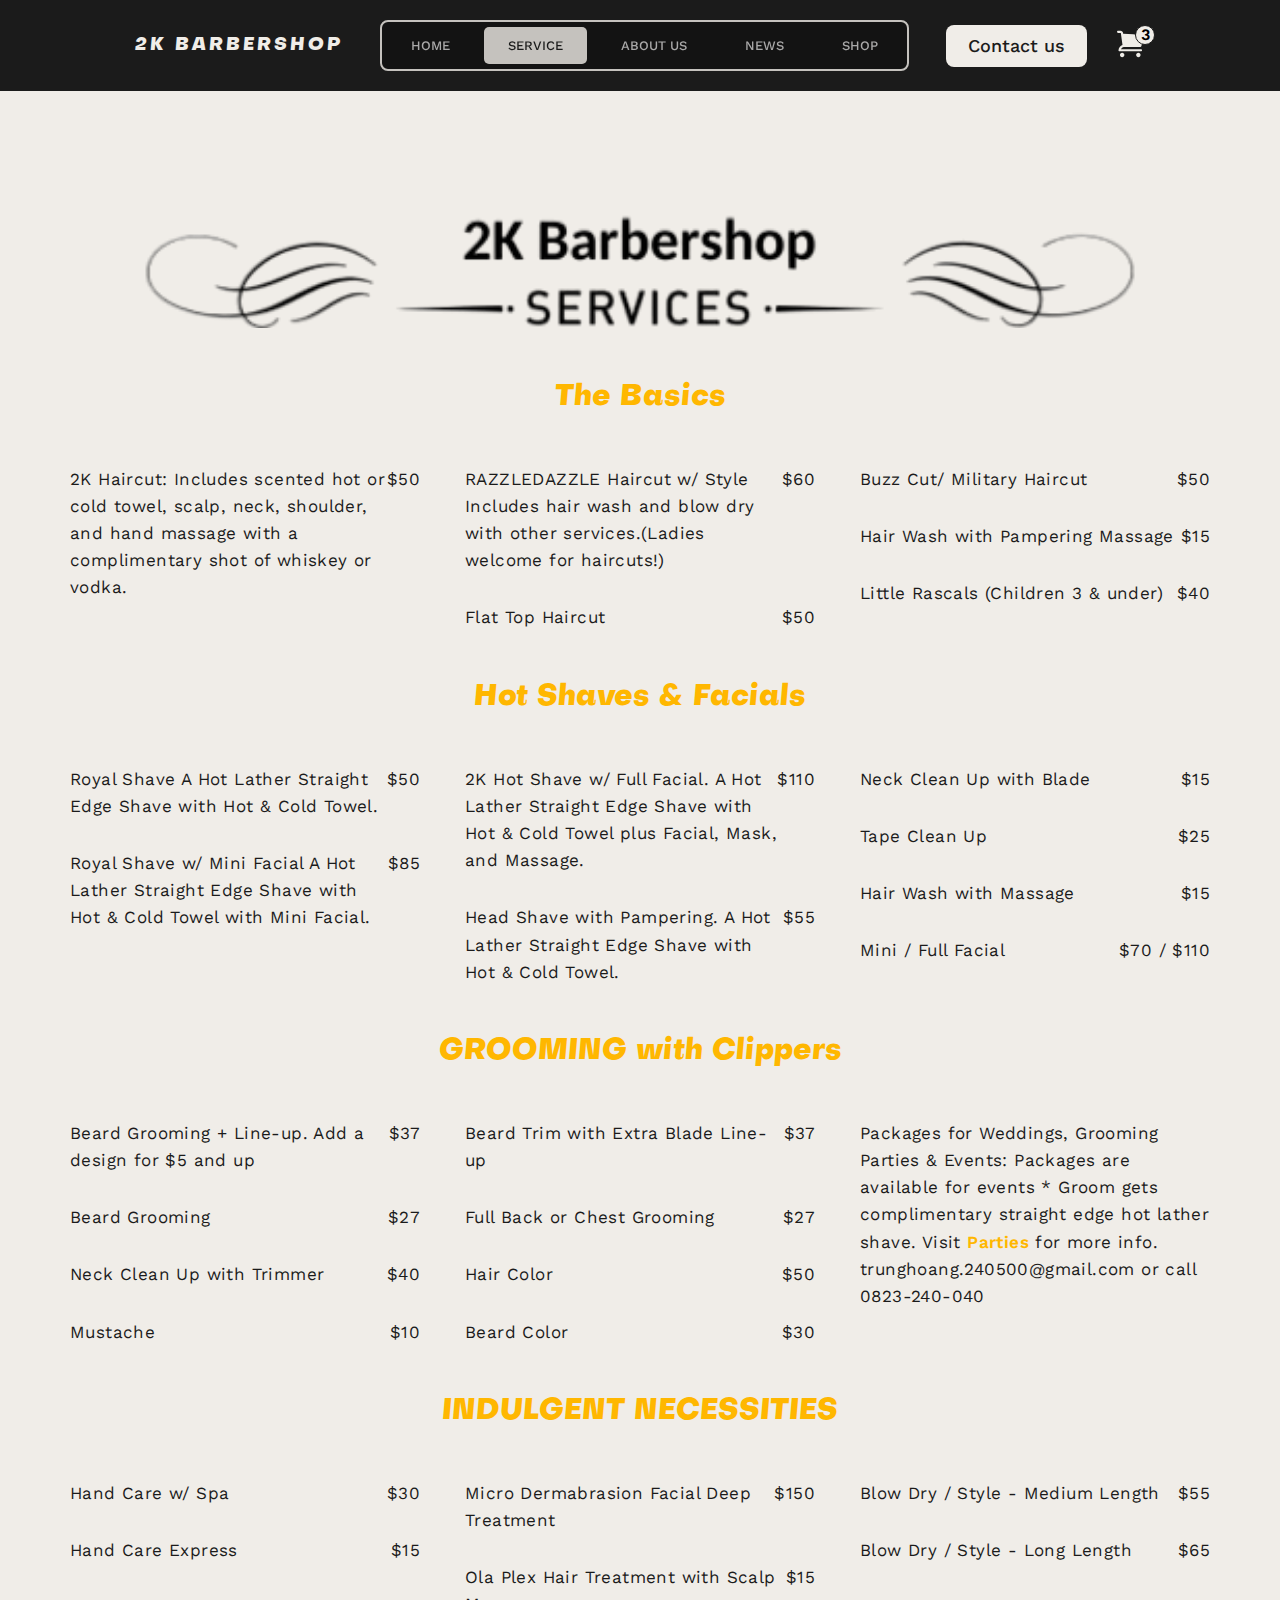
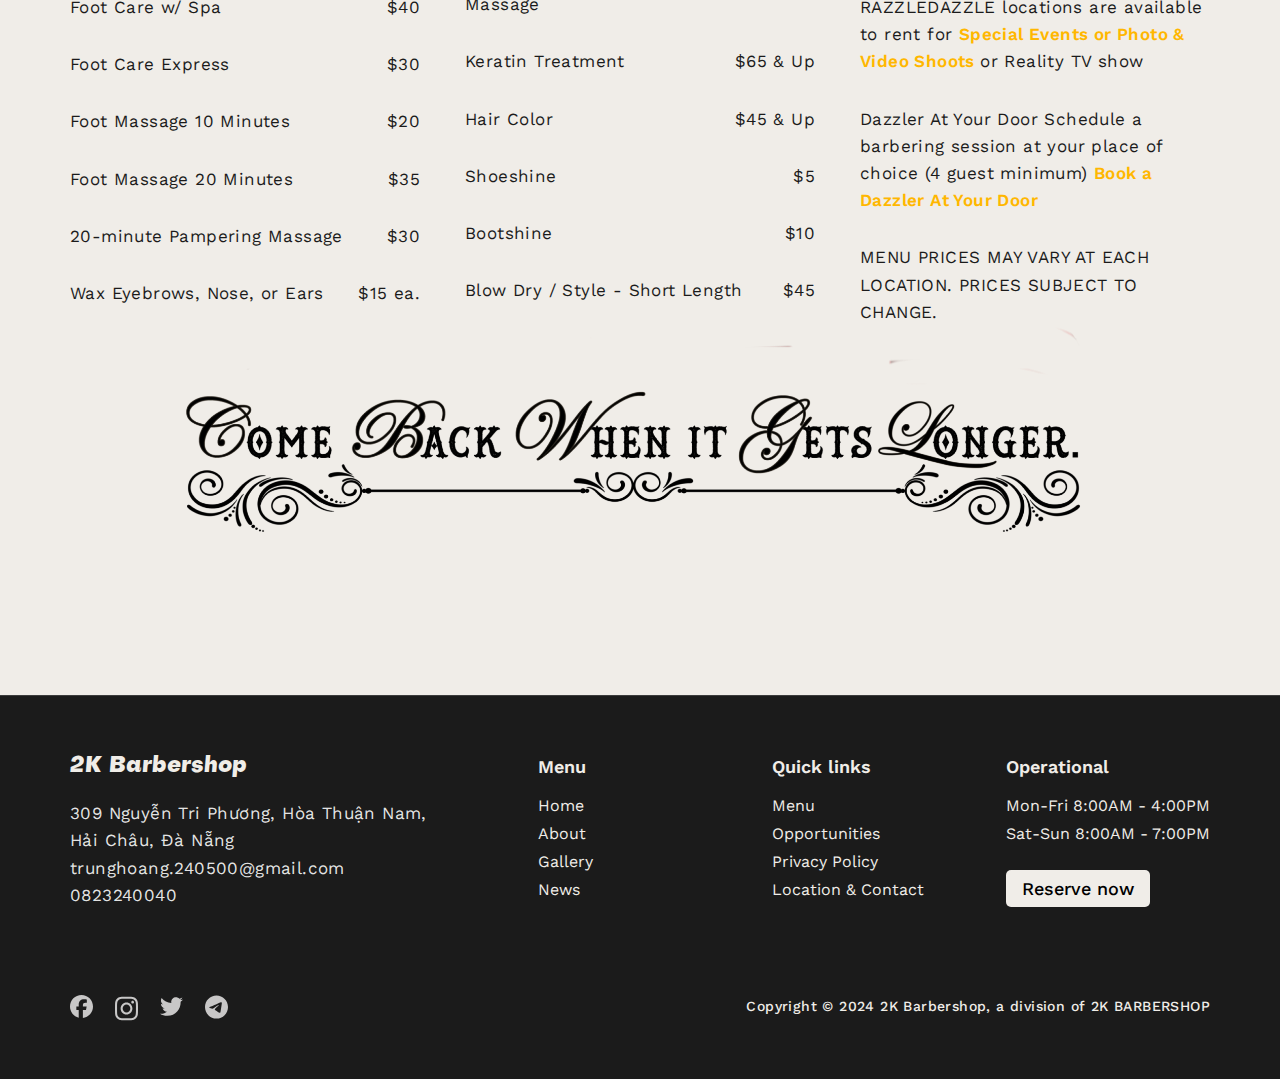
<file: service.html>
<!DOCTYPE html>
<html lang="en" class="dark">
    <head>
        <meta charset="UTF-8" />
        <meta name="viewport" content="width=device-width, initial-scale=1.0" />
        <!-- Favicon -->
        <link
            rel="apple-touch-icon"
            sizes="57x57"
            href="./assets/favicon/apple-icon-57x57.png"
        />
        <link
            rel="apple-touch-icon"
            sizes="60x60"
            href="./assets/favicon/apple-icon-60x60.png"
        />
        <link
            rel="apple-touch-icon"
            sizes="72x72"
            href="./assets/favicon/apple-icon-72x72.png"
        />
        <link
            rel="apple-touch-icon"
            sizes="76x76"
            href="./assets/favicon/apple-icon-76x76.png"
        />
        <link
            rel="apple-touch-icon"
            sizes="114x114"
            href="./assets/favicon/apple-icon-114x114.png"
        />
        <link
            rel="apple-touch-icon"
            sizes="120x120"
            href="./assets/favicon/apple-icon-120x120.png"
        />
        <link
            rel="apple-touch-icon"
            sizes="144x144"
            href="./assets/favicon/apple-icon-144x144.png"
        />
        <link
            rel="apple-touch-icon"
            sizes="152x152"
            href="./assets/favicon/apple-icon-152x152.png"
        />
        <link
            rel="apple-touch-icon"
            sizes="180x180"
            href="./assets/favicon/apple-icon-180x180.png"
        />
        <link
            rel="icon"
            type="image/png"
            sizes="192x192"
            href="./assets/favicon/android-icon-192x192.png"
        />
        <link
            rel="icon"
            type="image/png"
            sizes="32x32"
            href="./assets/favicon/favicon-32x32.png"
        />
        <link
            rel="icon"
            type="image/png"
            sizes="96x96"
            href="./assets/favicon/favicon-96x96.png"
        />
        <link
            rel="icon"
            type="image/png"
            sizes="16x16"
            href="./assets/favicon/favicon-16x16.png"
        />
        <link rel="manifest" href="./assets/favicon/manifest.json" />
        <meta name="msapplication-TileColor" content="#ffffff" />
        <meta
            name="msapplication-TileImage"
            content="./assets/favicon/ms-icon-144x144.png"
        />
        <meta name="theme-color" content="#ffffff" />
        <!-- Embed fonts -->
        <link rel="stylesheet" href="./assets/fonts/stylesheet.css" />
        <!-- Styles -->
        <link rel="stylesheet" href="./assets/css/main.css" />
        <!-- JS load -->
        <script src="./assets/js/load.js"></script>
        <title>2K Barbershop | Service</title>
    </head>
    <body>
        <!-- Header -->
        <header id="header" class="header"></header>
        <script>
            load("#header", "./templates/header.html");
        </script>

        <!-- Main -->
        <main class="service">
            <div class="container">
                <div class="service__inner">
                    <img
                        src="./assets/img/service/title.png"
                        alt=""
                        class="service__img"
                    />

                    <div class="service-container">
                        <section class="service-content">
                            <h2
                                class="service-content__title section-heading--other section-heading-lv2"
                            >
                                The Basics
                            </h2>
                            <div class="service-content__wraps">
                                <article
                                    class="service-content__wrap service-content__wrap--item"
                                >
                                    <p
                                        class="section-desc--other section-desc section-desc--other"
                                    >
                                        2K Haircut: Includes scented hot or cold
                                        towel, scalp, neck, shoulder, and hand
                                        massage with a complimentary shot of
                                        whiskey or vodka.
                                    </p>
                                    <p
                                        class="section-desc--other section-desc section-desc--other"
                                    >
                                        $50
                                    </p>
                                </article>

                                <article class="service-content__wrap">
                                    <div class="service-content__box">
                                        <p
                                            class="section-desc--other section-desc"
                                        >
                                            RAZZLEDAZZLE Haircut w/ Style
                                            Includes hair wash and blow dry with
                                            other services.(Ladies welcome for
                                            haircuts!)
                                        </p>
                                        <p
                                            class="section-desc--other section-desc"
                                        >
                                            $60
                                        </p>
                                    </div>
                                    <div class="service-content__box">
                                        <p
                                            class="section-desc--other section-desc"
                                        >
                                            Flat Top Haircut
                                        </p>
                                        <p
                                            class="section-desc--other section-desc"
                                        >
                                            $50
                                        </p>
                                    </div>
                                </article>

                                <article class="service-content__wrap">
                                    <div class="service-content__box">
                                        <p
                                            class="section-desc--other section-desc"
                                        >
                                            Buzz Cut/ Military Haircut
                                        </p>
                                        <p
                                            class="section-desc--other section-desc"
                                        >
                                            $50
                                        </p>
                                    </div>
                                    <div class="service-content__box">
                                        <p
                                            class="section-desc--other section-desc"
                                        >
                                            Hair Wash with Pampering Massage
                                        </p>
                                        <p
                                            class="section-desc--other section-desc"
                                        >
                                            $15
                                        </p>
                                    </div>
                                    <div class="service-content__box">
                                        <p
                                            class="section-desc--other section-desc"
                                        >
                                            Little Rascals (Children 3 & under)
                                        </p>
                                        <p
                                            class="section-desc--other section-desc"
                                        >
                                            $40
                                        </p>
                                    </div>
                                </article>
                            </div>
                        </section>

                        <section class="service-content">
                            <h2
                                class="service-content__title section-heading--other section-heading-lv2"
                            >
                                Hot Shaves & Facials
                            </h2>
                            <div class="service-content__wraps">
                                <article class="service-content__wrap">
                                    <div class="service-content__box">
                                        <p
                                            class="section-desc--other section-desc"
                                        >
                                            Royal Shave A Hot Lather Straight
                                            Edge Shave with Hot & Cold Towel.
                                        </p>
                                        <p
                                            class="section-desc--other section-desc"
                                        >
                                            $50
                                        </p>
                                    </div>
                                    <div class="service-content__box">
                                        <p
                                            class="section-desc--other section-desc"
                                        >
                                            Royal Shave w/ Mini Facial A Hot
                                            Lather Straight Edge Shave with Hot
                                            & Cold Towel with Mini Facial.
                                        </p>
                                        <p
                                            class="section-desc--other section-desc"
                                        >
                                            $85
                                        </p>
                                    </div>
                                </article>

                                <article class="service-content__wrap">
                                    <div class="service-content__box">
                                        <p
                                            class="section-desc--other section-desc"
                                        >
                                            2K Hot Shave w/ Full Facial. A Hot
                                            Lather Straight Edge Shave with Hot
                                            & Cold Towel plus Facial, Mask, and
                                            Massage.
                                        </p>
                                        <p
                                            class="section-desc--other section-desc"
                                        >
                                            $110
                                        </p>
                                    </div>
                                    <div class="service-content__box">
                                        <p
                                            class="section-desc--other section-desc"
                                        >
                                            Head Shave with Pampering. A Hot
                                            Lather Straight Edge Shave with Hot
                                            & Cold Towel.
                                        </p>
                                        <p
                                            class="section-desc--other section-desc"
                                        >
                                            $55
                                        </p>
                                    </div>
                                </article>

                                <article class="service-content__wrap">
                                    <div class="service-content__box">
                                        <p
                                            class="section-desc--other section-desc"
                                        >
                                            Neck Clean Up with Blade
                                        </p>
                                        <p
                                            class="section-desc--other section-desc"
                                        >
                                            $15
                                        </p>
                                    </div>
                                    <div class="service-content__box">
                                        <p
                                            class="section-desc--other section-desc"
                                        >
                                            Tape Clean Up
                                        </p>
                                        <p
                                            class="section-desc--other section-desc"
                                        >
                                            $25
                                        </p>
                                    </div>
                                    <div class="service-content__box">
                                        <p
                                            class="section-desc--other section-desc"
                                        >
                                            Hair Wash with Massage
                                        </p>
                                        <p
                                            class="section-desc--other section-desc"
                                        >
                                            $15
                                        </p>
                                    </div>
                                    <div class="service-content__box">
                                        <p
                                            class="section-desc--other section-desc"
                                        >
                                            Mini / Full Facial
                                        </p>
                                        <p
                                            class="section-desc--other section-desc"
                                        >
                                            $70 / $110
                                        </p>
                                    </div>
                                </article>
                            </div>
                        </section>

                        <section class="service-content">
                            <h2
                                class="service-content__title section-heading--other section-heading-lv2"
                            >
                                GROOMING with Clippers
                            </h2>
                            <div class="service-content__wraps">
                                <article class="service-content__wrap">
                                    <div class="service-content__box">
                                        <p
                                            class="section-desc--other section-desc"
                                        >
                                            Beard Grooming + Line-up. Add a
                                            design for $5 and up
                                        </p>
                                        <p
                                            class="section-desc--other section-desc"
                                        >
                                            $37
                                        </p>
                                    </div>
                                    <div class="service-content__box">
                                        <p
                                            class="section-desc--other section-desc"
                                        >
                                            Beard Grooming
                                        </p>
                                        <p
                                            class="section-desc--other section-desc"
                                        >
                                            $27
                                        </p>
                                    </div>
                                    <div class="service-content__box">
                                        <p
                                            class="section-desc--other section-desc"
                                        >
                                            Neck Clean Up with Trimmer
                                        </p>
                                        <p
                                            class="section-desc--other section-desc"
                                        >
                                            $40
                                        </p>
                                    </div>
                                    <div class="service-content__box">
                                        <p
                                            class="section-desc--other section-desc"
                                        >
                                            Mustache
                                        </p>
                                        <p
                                            class="section-desc--other section-desc"
                                        >
                                            $10
                                        </p>
                                    </div>
                                </article>

                                <article class="service-content__wrap">
                                    <div class="service-content__box">
                                        <p
                                            class="section-desc--other section-desc"
                                        >
                                            Beard Trim with Extra Blade Line-up
                                        </p>
                                        <p
                                            class="section-desc--other section-desc"
                                        >
                                            $37
                                        </p>
                                    </div>
                                    <div class="service-content__box">
                                        <p
                                            class="section-desc--other section-desc"
                                        >
                                            Full Back or Chest Grooming
                                        </p>
                                        <p
                                            class="section-desc--other section-desc"
                                        >
                                            $27
                                        </p>
                                    </div>
                                    <div class="service-content__box">
                                        <p
                                            class="section-desc--other section-desc"
                                        >
                                            Hair Color
                                        </p>
                                        <p
                                            class="section-desc--other section-desc"
                                        >
                                            $50
                                        </p>
                                    </div>
                                    <div class="service-content__box">
                                        <p
                                            class="section-desc--other section-desc"
                                        >
                                            Beard Color
                                        </p>
                                        <p
                                            class="section-desc--other section-desc"
                                        >
                                            $30
                                        </p>
                                    </div>
                                </article>

                                <article
                                    class="section-desc--other section-descwrap"
                                >
                                    <div class="service-content__box">
                                        <p
                                            class="section-desc--other section-desc service-content__desc"
                                        >
                                            Packages for Weddings, Grooming
                                            Parties & Events: Packages are
                                            available for events * Groom gets
                                            complimentary straight edge hot
                                            lather shave. Visit
                                            <strong>Parties</strong> for more
                                            info. trunghoang.240500@gmail.com or
                                            call 0823-240-040
                                        </p>
                                    </div>
                                </article>
                            </div>
                        </section>

                        <section class="service-content">
                            <h2
                                class="service-content__title section-heading--other section-heading-lv2"
                            >
                                INDULGENT NECESSITIES
                            </h2>
                            <div class="service-content__wraps">
                                <article class="service-content__wrap">
                                    <div class="service-content__box">
                                        <p
                                            class="section-desc--other section-desc"
                                        >
                                            Hand Care w/ Spa
                                        </p>
                                        <p
                                            class="section-desc--other section-desc"
                                        >
                                            $30
                                        </p>
                                    </div>
                                    <div class="service-content__box">
                                        <p
                                            class="section-desc--other section-desc"
                                        >
                                            Hand Care Express
                                        </p>
                                        <p
                                            class="section-desc--other section-desc"
                                        >
                                            $15
                                        </p>
                                    </div>
                                    <div class="service-content__box">
                                        <p
                                            class="section-desc--other section-desc"
                                        >
                                            Foot Care w/ Spa
                                        </p>
                                        <p
                                            class="section-desc--other section-desc"
                                        >
                                            $40
                                        </p>
                                    </div>
                                    <div class="service-content__box">
                                        <p
                                            class="section-desc--other section-desc"
                                        >
                                            Foot Care Express
                                        </p>
                                        <p
                                            class="section-desc--other section-desc"
                                        >
                                            $30
                                        </p>
                                    </div>
                                    <div class="service-content__box">
                                        <p
                                            class="section-desc--other section-desc"
                                        >
                                            Foot Massage 10 Minutes
                                        </p>
                                        <p
                                            class="section-desc--other section-desc"
                                        >
                                            $20
                                        </p>
                                    </div>
                                    <div class="service-content__box">
                                        <p
                                            class="section-desc--other section-desc"
                                        >
                                            Foot Massage 20 Minutes
                                        </p>
                                        <p
                                            class="section-desc--other section-desc"
                                        >
                                            $35
                                        </p>
                                    </div>
                                    <div class="service-content__box">
                                        <p
                                            class="section-desc--other section-desc"
                                        >
                                            20-minute Pampering Massage
                                        </p>
                                        <p
                                            class="section-desc--other section-desc"
                                        >
                                            $30
                                        </p>
                                    </div>
                                    <div class="service-content__box">
                                        <p
                                            class="section-desc--other section-desc"
                                        >
                                            Wax Eyebrows, Nose, or Ears
                                        </p>
                                        <p
                                            class="section-desc--other section-desc"
                                        >
                                            $15 ea.
                                        </p>
                                    </div>
                                </article>

                                <article class="service-content__wrap">
                                    <div class="service-content__box">
                                        <p
                                            class="section-desc--other section-desc"
                                        >
                                            Micro Dermabrasion Facial Deep
                                            Treatment
                                        </p>
                                        <p
                                            class="section-desc--other section-desc"
                                        >
                                            $150
                                        </p>
                                    </div>
                                    <div class="service-content__box">
                                        <p
                                            class="section-desc--other section-desc"
                                        >
                                            Ola Plex Hair Treatment with Scalp
                                            Massage
                                        </p>
                                        <p
                                            class="section-desc--other section-desc"
                                        >
                                            $15
                                        </p>
                                    </div>
                                    <div class="service-content__box">
                                        <p
                                            class="section-desc--other section-desc"
                                        >
                                            Keratin Treatment
                                        </p>
                                        <p
                                            class="section-desc--other section-desc"
                                        >
                                            $65 & Up
                                        </p>
                                    </div>
                                    <div class="service-content__box">
                                        <p
                                            class="section-desc--other section-desc"
                                        >
                                            Hair Color
                                        </p>
                                        <p
                                            class="section-desc--other section-desc"
                                        >
                                            $45 & Up
                                        </p>
                                    </div>
                                    <div class="service-content__box">
                                        <p
                                            class="section-desc--other section-desc"
                                        >
                                            Shoeshine
                                        </p>
                                        <p
                                            class="section-desc--other section-desc"
                                        >
                                            $5
                                        </p>
                                    </div>
                                    <div class="service-content__box">
                                        <p
                                            class="section-desc--other section-desc"
                                        >
                                            Bootshine
                                        </p>
                                        <p
                                            class="section-desc--other section-desc"
                                        >
                                            $10
                                        </p>
                                    </div>
                                    <div class="service-content__box">
                                        <p
                                            class="section-desc--other section-desc"
                                        >
                                            Blow Dry / Style - Short Length
                                        </p>
                                        <p
                                            class="section-desc--other section-desc"
                                        >
                                            $45
                                        </p>
                                    </div>
                                </article>

                                <article class="service-content__wrap">
                                    <div class="service-content__box">
                                        <p
                                            class="section-desc--other section-desc"
                                        >
                                            Blow Dry / Style - Medium Length
                                        </p>
                                        <p
                                            class="section-desc--other section-desc"
                                        >
                                            $55
                                        </p>
                                    </div>
                                    <div class="service-content__box">
                                        <p
                                            class="section-desc--other section-desc"
                                        >
                                            Blow Dry / Style - Long Length
                                        </p>
                                        <p
                                            class="section-desc--other section-desc"
                                        >
                                            $65
                                        </p>
                                    </div>
                                    <div class="service-content__box">
                                        <p
                                            class="section-desc--other section-desc service-content__desc"
                                        >
                                            RAZZLEDAZZLE locations are available
                                            to rent for
                                            <strong>Special Events or </strong>
                                            <strong>
                                                Photo & Video Shoots
                                            </strong>
                                            or Reality TV show
                                        </p>
                                    </div>
                                    <div class="service-content__box">
                                        <p
                                            class="section-desc--other section-desc service-content__desc"
                                        >
                                            Dazzler At Your Door Schedule a
                                            barbering session at your place of
                                            choice (4 guest minimum)
                                            <strong
                                                >Book a Dazzler At Your
                                                Door</strong
                                            >
                                        </p>
                                    </div>
                                    <div class="service-content__box">
                                        <p
                                            class="section-desc--other section-desc"
                                        >
                                            MENU PRICES MAY VARY AT EACH
                                            LOCATION. PRICES SUBJECT TO CHANGE.
                                        </p>
                                    </div>
                                </article>
                            </div>
                        </section>
                    </div>

                    <img
                        src="./assets/img/service/footer.png"
                        alt=""
                        class="service__img"
                    />
                </div>
            </div>
        </main>

        <!-- Footer -->
        <footer id="footer" class="footer"></footer>
        <script>
            load("#footer", "./templates/footer.html");
        </script>
        <script src="./assets/js/main.js"></script>
    </body>
</html>
</file>
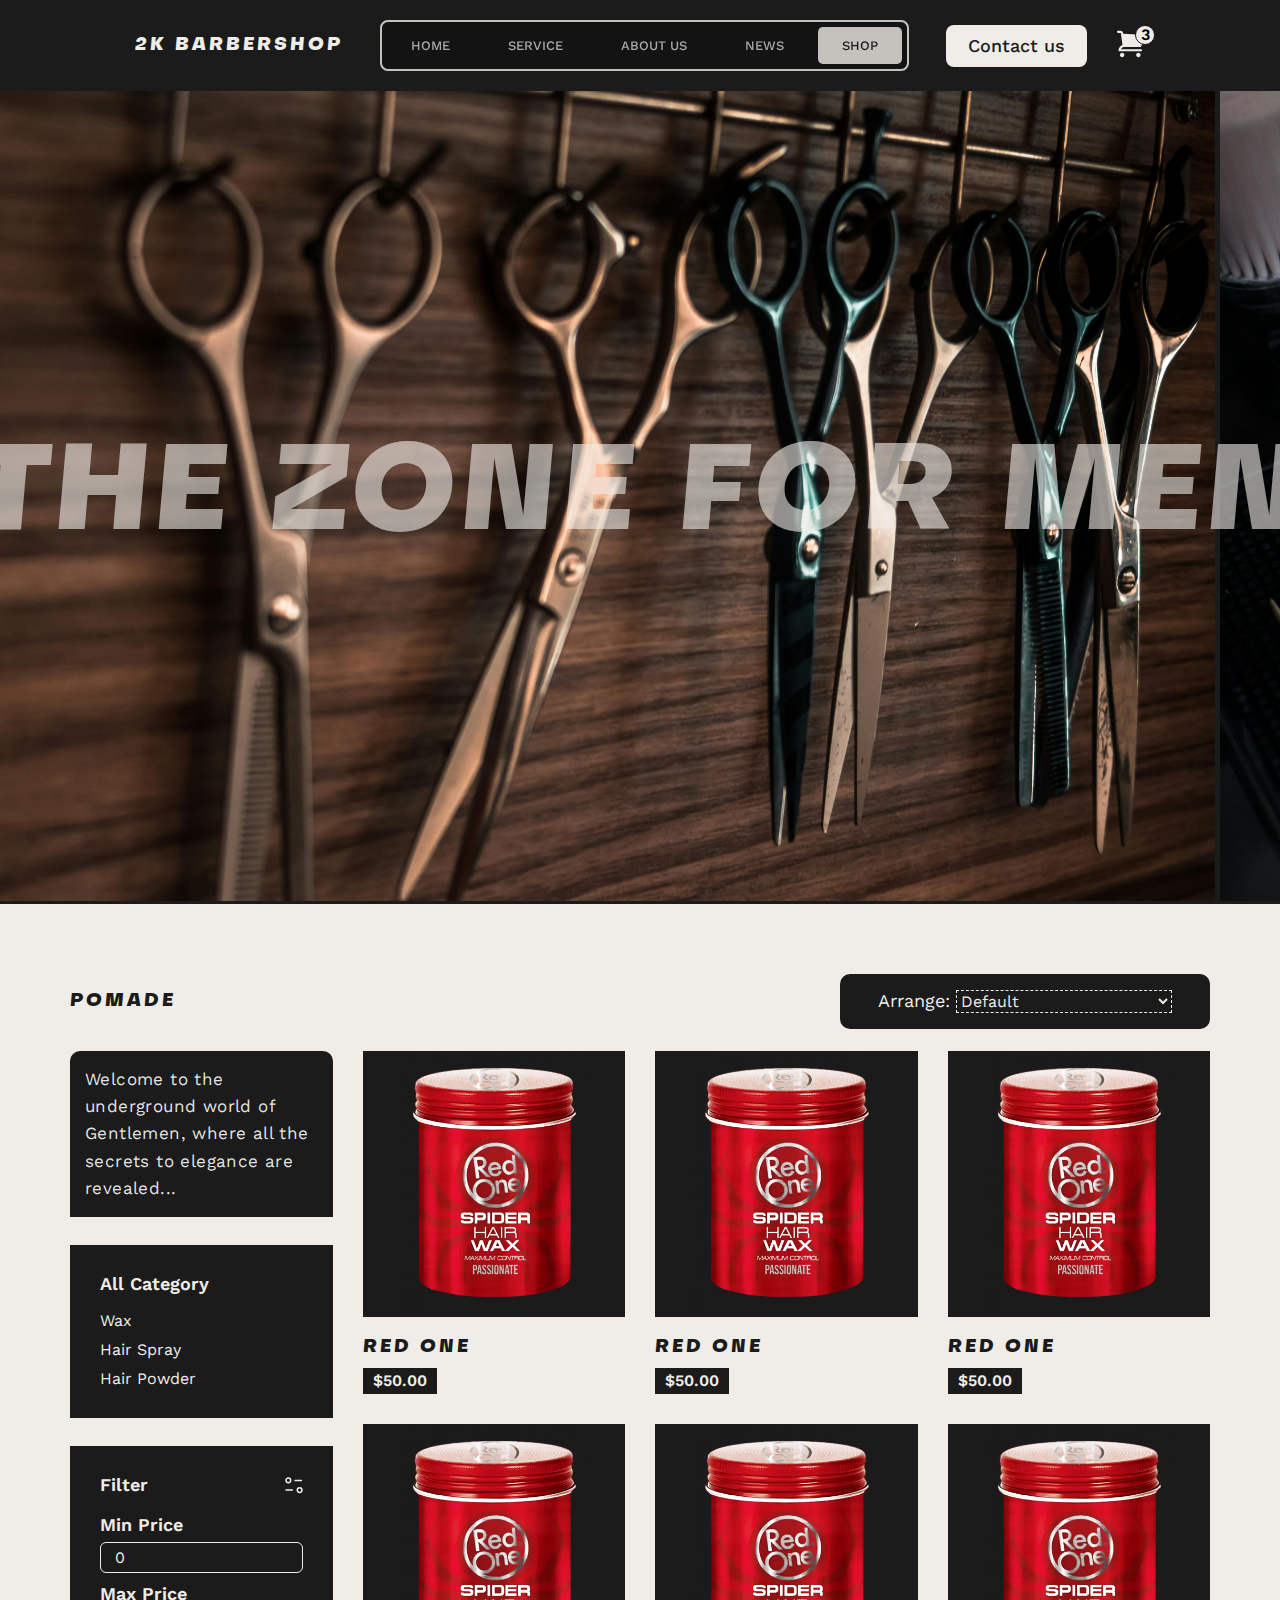
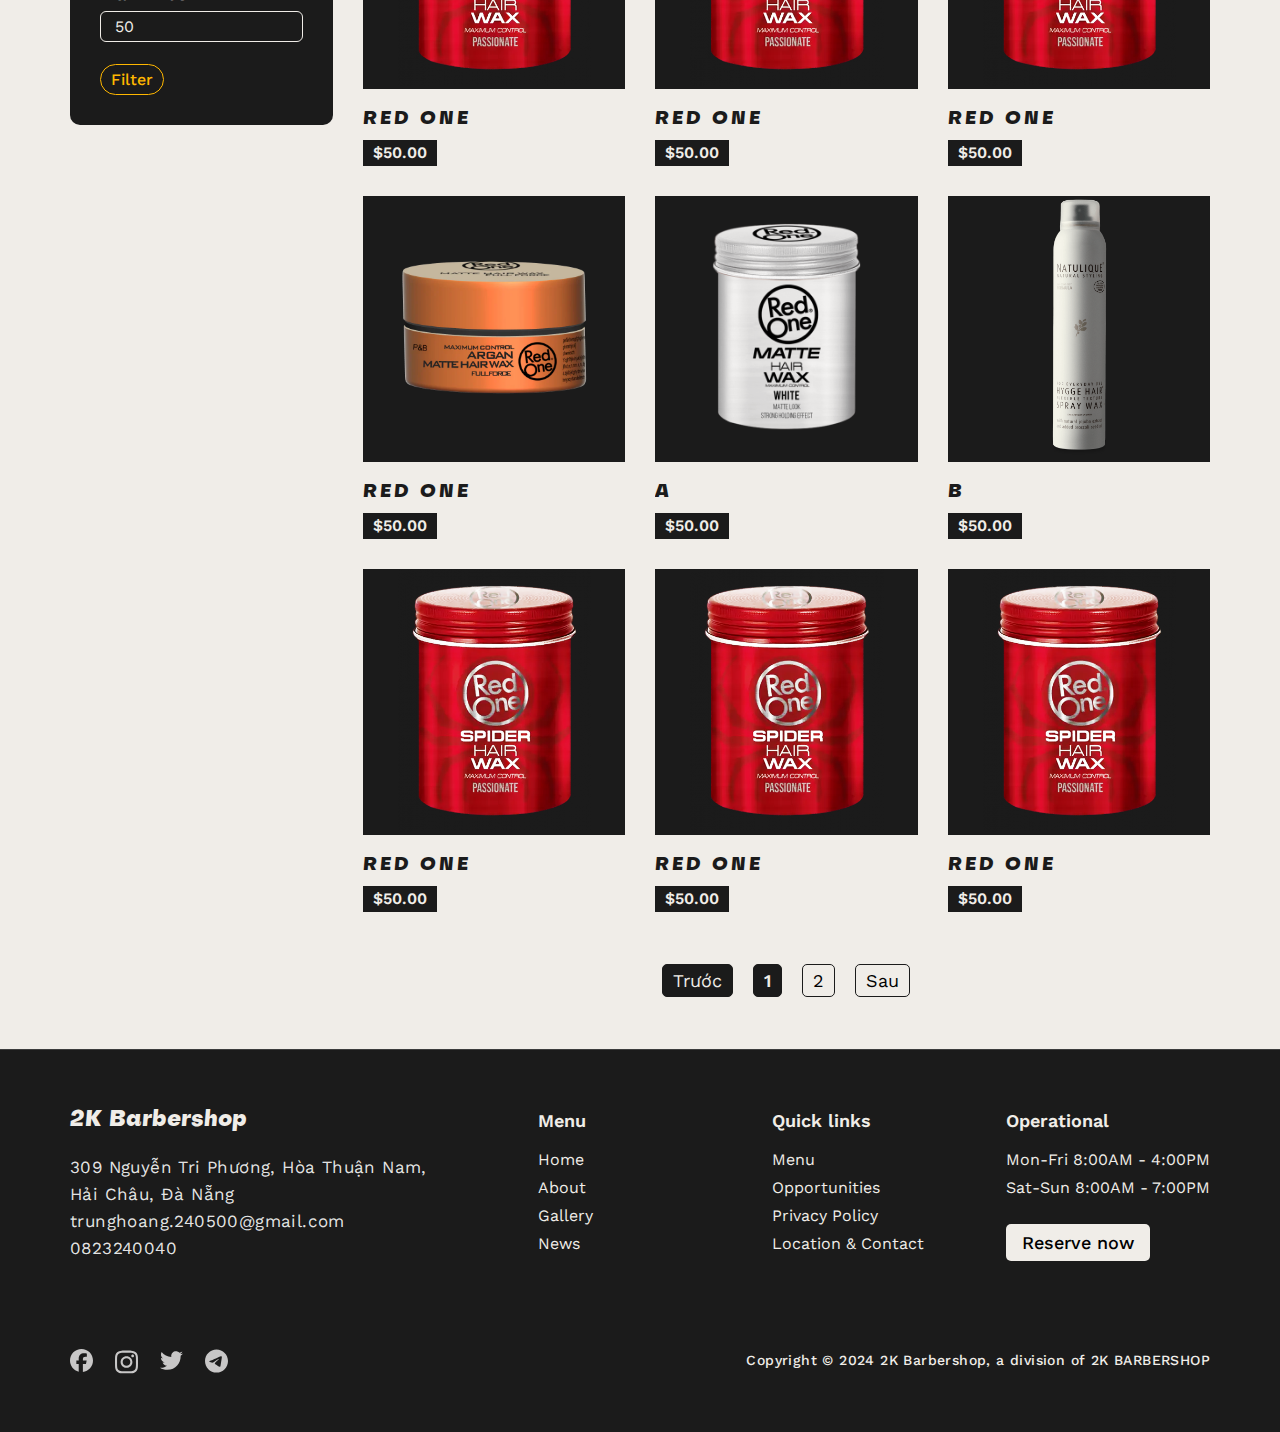
<file: shop.html>
<!DOCTYPE html>
<html lang="en" class="dark">
    <head>
        <meta charset="UTF-8" />
        <meta name="viewport" content="width=device-width, initial-scale=1.0" />
        <!-- Favicon -->
        <link
            rel="apple-touch-icon"
            sizes="57x57"
            href="./assets/favicon/apple-icon-57x57.png"
        />
        <link
            rel="apple-touch-icon"
            sizes="60x60"
            href="./assets/favicon/apple-icon-60x60.png"
        />
        <link
            rel="apple-touch-icon"
            sizes="72x72"
            href="./assets/favicon/apple-icon-72x72.png"
        />
        <link
            rel="apple-touch-icon"
            sizes="76x76"
            href="./assets/favicon/apple-icon-76x76.png"
        />
        <link
            rel="apple-touch-icon"
            sizes="114x114"
            href="./assets/favicon/apple-icon-114x114.png"
        />
        <link
            rel="apple-touch-icon"
            sizes="120x120"
            href="./assets/favicon/apple-icon-120x120.png"
        />
        <link
            rel="apple-touch-icon"
            sizes="144x144"
            href="./assets/favicon/apple-icon-144x144.png"
        />
        <link
            rel="apple-touch-icon"
            sizes="152x152"
            href="./assets/favicon/apple-icon-152x152.png"
        />
        <link
            rel="apple-touch-icon"
            sizes="180x180"
            href="./assets/favicon/apple-icon-180x180.png"
        />
        <link
            rel="icon"
            type="image/png"
            sizes="192x192"
            href="./assets/favicon/android-icon-192x192.png"
        />
        <link
            rel="icon"
            type="image/png"
            sizes="32x32"
            href="./assets/favicon/favicon-32x32.png"
        />
        <link
            rel="icon"
            type="image/png"
            sizes="96x96"
            href="./assets/favicon/favicon-96x96.png"
        />
        <link
            rel="icon"
            type="image/png"
            sizes="16x16"
            href="./assets/favicon/favicon-16x16.png"
        />
        <link rel="manifest" href="./assets/favicon/manifest.json" />
        <meta name="msapplication-TileColor" content="#ffffff" />
        <meta
            name="msapplication-TileImage"
            content="./assets/favicon/ms-icon-144x144.png"
        />
        <meta name="theme-color" content="#ffffff" />
        <!-- Embed fonts -->
        <link rel="stylesheet" href="./assets/fonts/stylesheet.css" />
        <!-- Styles -->
        <link rel="stylesheet" href="./assets/css/main.css" />
        <!-- JS load -->
        <script src="./assets/js/load.js"></script>
        <title>2K Barbershop | Shop</title>
    </head>
    <body>
        <!-- Header -->
        <header id="header" class="header"></header>
        <script>
            load("#header", "./templates/header.html");
        </script>

        <!-- Main -->
        <main>
            <!-- Slides -->
            <div class="shop-slides">
                <h2 class="shop-slides__title section-heading">
                    The zone for men
                </h2>
                <div class="shop-slides__track">
                    <img
                        src="./assets/img/shop/slide1.jpg"
                        alt=""
                        class="shop-slides__item"
                    />
                </div>

                <div class="shop-slides__track">
                    <img
                        src="./assets/img/shop/slide2.jpg"
                        alt=""
                        class="shop-slides__item"
                    />
                </div>

                <div class="shop-slides__track">
                    <img
                        src="./assets/img/shop/slide3.jpg"
                        alt=""
                        class="shop-slides__item"
                    />
                </div>
            </div>

            <div class="shop-container">
                <div class="container">
                    <div class="shop-top">
                        <h2 class="shop-content__title section-heading">
                            Pomade
                        </h2>
                        <div class="shop-top__filter">
                            <label class="shop-top__label" for="sort">
                                Arrange:
                            </label>
                            <select id="sort" class="shop-top__select">
                                <option
                                    class="shop-top__option"
                                    value="default"
                                >
                                    Default
                                </option>
                                <option
                                    class="shop-top__option"
                                    value="price-asc"
                                >
                                    Price increases gradually
                                </option>
                                <option
                                    class="shop-top__option"
                                    value="price-desc"
                                >
                                    Price decreasing
                                </option>
                                <option
                                    class="shop-top__option"
                                    value="name-asc"
                                >
                                    A to Z
                                </option>
                                <option
                                    class="shop-top__option"
                                    value="name-desc"
                                >
                                    Z to A
                                </option>
                            </select>
                        </div>
                    </div>
                    <div class="row g-3">
                        <div class="col-3 d-lg-none">
                            <!-- Shop content -->
                            <p class="shop-content__desc section-desc">
                                Welcome to the underground world of Gentlemen,
                                where all the secrets to elegance are
                                revealed...
                            </p>

                            <!-- Filter -->
                            <div class="shop-filter">
                                <p class="shop-filter__text">All Category</p>
                                <div class="shop-filter__wrap-btn">
                                    <button
                                        class="shop-filter__btn-cate"
                                        value="keo"
                                    >
                                        Wax
                                    </button>
                                    <button
                                        class="shop-filter__btn-cate"
                                        value="nuoc"
                                    >
                                        Hair Spray
                                    </button>
                                    <button
                                        class="shop-filter__btn-cate"
                                        value="bot"
                                    >
                                        Hair Powder
                                    </button>
                                </div>
                            </div>

                            <div class="shop-filter">
                                <div class="shop-filter__drop">
                                    <div class="shop-filter__boxer">
                                        <p class="shop-filter__text">Filter</p>
                                        <img
                                            src="./assets/icon/filter.svg"
                                            alt=""
                                        />
                                    </div>

                                    <div class="shop-filter__box">
                                        <div class="shop-filter__group">
                                            <label
                                                class="shop-filter__label"
                                                for="min-price"
                                                >Min Price</label
                                            >
                                            <input
                                                class="shop-filter__input"
                                                type="number"
                                                id="min-price"
                                                placeholder="0"
                                            />
                                        </div>
                                        <div class="shop-filter__group">
                                            <label
                                                class="shop-filter__label"
                                                for="min-price"
                                                >Max Price</label
                                            >
                                            <input
                                                class="shop-filter__input"
                                                type="number"
                                                id="max-price"
                                                placeholder="50"
                                            />
                                        </div>
                                    </div>

                                    <button
                                        class="shop-filter__btn"
                                        id="filter-button"
                                    >
                                        Filter
                                    </button>
                                </div>
                            </div>
                        </div>

                        <div class="col-9 col-lg-12">
                            <div id="shop-menu" class="shop-menu"></div>
                            <div id="pagination" class="shop-pagination"></div>
                        </div>
                    </div>
                </div>
            </div>
        </main>

        <!-- Footer -->
        <footer id="footer" class="footer"></footer>
        <script>
            load("#footer", "./templates/footer.html");
        </script>
        <script src="./assets/js/main.js"></script>
    </body>
</html>
</file>
<file: assets/fonts/stylesheet.css>
@font-face {
    font-family: "Work Sans";
    src: url("WorkSans-Regular.woff2") format("woff2"),
        url("WorkSans-Regular.woff") format("woff");
    font-weight: normal;
    font-style: normal;
    font-display: swap;
}

@font-face {
    font-family: "Work Sans";
    src: url("WorkSans-Italic.woff2") format("woff2"),
        url("WorkSans-Italic.woff") format("woff");
    font-weight: normal;
    font-style: italic;
    font-display: swap;
}

@font-face {
    font-family: "Work Sans";
    src: url("WorkSans-BlackItalic.woff2") format("woff2"),
        url("WorkSans-BlackItalic.woff") format("woff");
    font-weight: 900;
    font-style: italic;
    font-display: swap;
}

@font-face {
    font-family: "Work Sans";
    src: url("WorkSans-Bold.woff2") format("woff2"),
        url("WorkSans-Bold.woff") format("woff");
    font-weight: bold;
    font-style: normal;
    font-display: swap;
}

@font-face {
    font-family: "Work Sans";
    src: url("WorkSans-Black.woff2") format("woff2"),
        url("WorkSans-Black.woff") format("woff");
    font-weight: 900;
    font-style: normal;
    font-display: swap;
}

@font-face {
    font-family: "Work Sans";
    src: url("WorkSans-ExtraBold.woff2") format("woff2"),
        url("WorkSans-ExtraBold.woff") format("woff");
    font-weight: bold;
    font-style: normal;
    font-display: swap;
}

@font-face {
    font-family: "Work Sans";
    src: url("WorkSans-ExtraBoldItalic.woff2") format("woff2"),
        url("WorkSans-ExtraBoldItalic.woff") format("woff");
    font-weight: bold;
    font-style: italic;
    font-display: swap;
}

@font-face {
    font-family: "Work Sans";
    src: url("WorkSans-BoldItalic.woff2") format("woff2"),
        url("WorkSans-BoldItalic.woff") format("woff");
    font-weight: bold;
    font-style: italic;
    font-display: swap;
}

@font-face {
    font-family: "Work Sans";
    src: url("WorkSans-ExtraLightItalic.woff2") format("woff2"),
        url("WorkSans-ExtraLightItalic.woff") format("woff");
    font-weight: 200;
    font-style: italic;
    font-display: swap;
}

@font-face {
    font-family: "Work Sans";
    src: url("WorkSans-Italic.woff2") format("woff2"),
        url("WorkSans-Italic.woff") format("woff");
    font-weight: normal;
    font-style: italic;
    font-display: swap;
}

@font-face {
    font-family: "Work Sans";
    src: url("WorkSans-ExtraLight.woff2") format("woff2"),
        url("WorkSans-ExtraLight.woff") format("woff");
    font-weight: 200;
    font-style: normal;
    font-display: swap;
}

@font-face {
    font-family: "Work Sans";
    src: url("WorkSans-Medium.woff2") format("woff2"),
        url("WorkSans-Medium.woff") format("woff");
    font-weight: 500;
    font-style: normal;
    font-display: swap;
}

@font-face {
    font-family: "Work Sans";
    src: url("WorkSans-LightItalic.woff2") format("woff2"),
        url("WorkSans-LightItalic.woff") format("woff");
    font-weight: 300;
    font-style: italic;
    font-display: swap;
}

@font-face {
    font-family: "Work Sans";
    src: url("WorkSans-Light.woff2") format("woff2"),
        url("WorkSans-Light.woff") format("woff");
    font-weight: 300;
    font-style: normal;
    font-display: swap;
}

@font-face {
    font-family: "Work Sans";
    src: url("WorkSans-SemiBoldItalic.woff2") format("woff2"),
        url("WorkSans-SemiBoldItalic.woff") format("woff");
    font-weight: 600;
    font-style: italic;
    font-display: swap;
}

@font-face {
    font-family: "Work Sans";
    src: url("WorkSans-MediumItalic.woff2") format("woff2"),
        url("WorkSans-MediumItalic.woff") format("woff");
    font-weight: 500;
    font-style: italic;
    font-display: swap;
}

@font-face {
    font-family: "Work Sans";
    src: url("WorkSans-SemiBold.woff2") format("woff2"),
        url("WorkSans-SemiBold.woff") format("woff");
    font-weight: 600;
    font-style: normal;
    font-display: swap;
}

@font-face {
    font-family: "Work Sans";
    src: url("WorkSans-Thin.woff2") format("woff2"),
        url("WorkSans-Thin.woff") format("woff");
    font-weight: 100;
    font-style: normal;
    font-display: swap;
}

@font-face {
    font-family: "Work Sans";
    src: url("WorkSans-ThinItalic.woff2") format("woff2"),
        url("WorkSans-ThinItalic.woff") format("woff");
    font-weight: 100;
    font-style: italic;
    font-display: swap;
}

@font-face {
    font-family: "Work Sans";
    src: url("WorkSans-Regular.woff2") format("woff2"),
        url("WorkSans-Regular.woff") format("woff");
    font-weight: normal;
    font-style: normal;
    font-display: swap;
}

@font-face {
    font-family: "Subjectivity";
    src: url("Subjectivity-BoldSlanted.woff2") format("woff2"),
        url("Subjectivity-BoldSlanted.woff") format("woff");
    font-weight: bold;
    font-style: normal;
    font-display: swap;
}

@font-face {
    font-family: "Subjectivity";
    src: url("Subjectivity-BoldSlanted.woff2") format("woff2"),
        url("Subjectivity-BoldSlanted.woff") format("woff");
    font-weight: bold;
    font-style: normal;
    font-display: swap;
}

@font-face {
    font-family: "Subjectivity";
    src: url("Subjectivity-Bold.woff2") format("woff2"),
        url("Subjectivity-Bold.woff") format("woff");
    font-weight: bold;
    font-style: normal;
    font-display: swap;
}

@font-face {
    font-family: "Subjectivity";
    src: url("Subjectivity-ExtraBold.woff2") format("woff2"),
        url("Subjectivity-ExtraBold.woff") format("woff");
    font-weight: bold;
    font-style: normal;
    font-display: swap;
}

@font-face {
    font-family: "Subjectivity";
    src: url("Subjectivity-ExtraBoldSlanted.woff2") format("woff2"),
        url("Subjectivity-ExtraBoldSlanted.woff") format("woff");
    font-weight: bold;
    font-style: normal;
    font-display: swap;
}

@font-face {
    font-family: "Subjectivity";
    src: url("Subjectivity-ExtraBold.woff2") format("woff2"),
        url("Subjectivity-ExtraBold.woff") format("woff");
    font-weight: bold;
    font-style: normal;
    font-display: swap;
}

@font-face {
    font-family: "Subjectivity";
    src: url("Subjectivity-Light.woff2") format("woff2"),
        url("Subjectivity-Light.woff") format("woff");
    font-weight: 300;
    font-style: normal;
    font-display: swap;
}

@font-face {
    font-family: "Subjectivity";
    src: url("Subjectivity-ExtraBoldSlanted.woff2") format("woff2"),
        url("Subjectivity-ExtraBoldSlanted.woff") format("woff");
    font-weight: bold;
    font-style: normal;
    font-display: swap;
}

@font-face {
    font-family: "Subjectivity";
    src: url("Subjectivity-LightSlanted.woff2") format("woff2"),
        url("Subjectivity-LightSlanted.woff") format("woff");
    font-weight: 300;
    font-style: normal;
    font-display: swap;
}

@font-face {
    font-family: "Subjectivity";
    src: url("Subjectivity-Light.woff2") format("woff2"),
        url("Subjectivity-Light.woff") format("woff");
    font-weight: 300;
    font-style: normal;
    font-display: swap;
}

@font-face {
    font-family: "Subjectivity";
    src: url("Subjectivity-Medium.woff2") format("woff2"),
        url("Subjectivity-Medium.woff") format("woff");
    font-weight: 500;
    font-style: normal;
    font-display: swap;
}

@font-face {
    font-family: "Subjectivity";
    src: url("Subjectivity-LightSlanted.woff2") format("woff2"),
        url("Subjectivity-LightSlanted.woff") format("woff");
    font-weight: 300;
    font-style: normal;
    font-display: swap;
}

@font-face {
    font-family: "Subjectivity";
    src: url("Subjectivity-Medium.woff2") format("woff2"),
        url("Subjectivity-Medium.woff") format("woff");
    font-weight: 500;
    font-style: normal;
    font-display: swap;
}

@font-face {
    font-family: "Subjectivity";
    src: url("Subjectivity-MediumSlanted.woff2") format("woff2"),
        url("Subjectivity-MediumSlanted.woff") format("woff");
    font-weight: 500;
    font-style: normal;
    font-display: swap;
}

@font-face {
    font-family: "Subjectivity";
    src: url("Subjectivity-Regular.woff2") format("woff2"),
        url("Subjectivity-Regular.woff") format("woff");
    font-weight: normal;
    font-style: normal;
    font-display: swap;
}

@font-face {
    font-family: "Subjectivity";
    src: url("Subjectivity-MediumSlanted.woff2") format("woff2"),
        url("Subjectivity-MediumSlanted.woff") format("woff");
    font-weight: 500;
    font-style: normal;
    font-display: swap;
}

@font-face {
    font-family: "Subjectivity";
    src: url("Subjectivity-RegularSlanted.woff2") format("woff2"),
        url("Subjectivity-RegularSlanted.woff") format("woff");
    font-weight: normal;
    font-style: normal;
    font-display: swap;
}

@font-face {
    font-family: "Subjectivity";
    src: url("Subjectivity-Super.woff2") format("woff2"),
        url("Subjectivity-Super.woff") format("woff");
    font-weight: normal;
    font-style: normal;
    font-display: swap;
}

@font-face {
    font-family: "Subjectivity";
    src: url("Subjectivity-Super.woff2") format("woff2"),
        url("Subjectivity-Super.woff") format("woff");
    font-weight: normal;
    font-style: normal;
    font-display: swap;
}

@font-face {
    font-family: "Subjectivity";
    src: url("Subjectivity-Regular.woff2") format("woff2"),
        url("Subjectivity-Regular.woff") format("woff");
    font-weight: normal;
    font-style: normal;
    font-display: swap;
}

@font-face {
    font-family: "Subjectivity";
    src: url("Subjectivity-RegularSlanted.woff2") format("woff2"),
        url("Subjectivity-RegularSlanted.woff") format("woff");
    font-weight: normal;
    font-style: normal;
    font-display: swap;
}

@font-face {
    font-family: "Subjectivity";
    src: url("Subjectivity-SuperSlanted.woff2") format("woff2"),
        url("Subjectivity-SuperSlanted.woff") format("woff");
    font-weight: normal;
    font-style: normal;
    font-display: swap;
}

@font-face {
    font-family: "Subjectivity";
    src: url("Subjectivity-SuperSlanted.woff2") format("woff2"),
        url("Subjectivity-SuperSlanted.woff") format("woff");
    font-weight: normal;
    font-style: normal;
    font-display: swap;
}

@font-face {
    font-family: "Subjectivity";
    src: url("Subjectivity-ThinSlanted.woff2") format("woff2"),
        url("Subjectivity-ThinSlanted.woff") format("woff");
    font-weight: 100;
    font-style: normal;
    font-display: swap;
}

@font-face {
    font-family: "Subjectivity";
    src: url("Subjectivity-Thin.woff2") format("woff2"),
        url("Subjectivity-Thin.woff") format("woff");
    font-weight: 100;
    font-style: normal;
    font-display: swap;
}

@font-face {
    font-family: "Subjectivity";
    src: url("Subjectivity-ThinSlanted.woff2") format("woff2"),
        url("Subjectivity-ThinSlanted.woff") format("woff");
    font-weight: 100;
    font-style: normal;
    font-display: swap;
}

@font-face {
    font-family: "Subjectivity";
    src: url("Subjectivity-Thin.woff2") format("woff2"),
        url("Subjectivity-Thin.woff") format("woff");
    font-weight: 100;
    font-style: normal;
    font-display: swap;
}

@font-face {
    font-family: "Subjectivity";
    src: url("Subjectivity-Black.woff2") format("woff2"),
        url("Subjectivity-Black.woff") format("woff");
    font-weight: 900;
    font-style: normal;
    font-display: swap;
}

@font-face {
    font-family: "Subjectivity";
    src: url("Subjectivity-BlackSlanted.woff2") format("woff2"),
        url("Subjectivity-BlackSlanted.woff") format("woff");
    font-weight: 900;
    font-style: normal;
    font-display: swap;
}

@font-face {
    font-family: "Subjectivity";
    src: url("Subjectivity-Black.woff2") format("woff2"),
        url("Subjectivity-Black.woff") format("woff");
    font-weight: 900;
    font-style: normal;
    font-display: swap;
}
</file>
<file: assets/css/main.css>
/* http://meyerweb.com/eric/tools/css/reset/ 
   v2.0 | 20110126
   License: none (public domain)
*/
html,
body,
div,
span,
applet,
object,
iframe,
h1,
h2,
h3,
h4,
h5,
h6,
p,
blockquote,
pre,
a,
abbr,
acronym,
address,
big,
cite,
code,
del,
dfn,
em,
img,
ins,
kbd,
q,
s,
samp,
small,
strike,
strong,
sub,
sup,
tt,
var,
b,
u,
i,
center,
dl,
dt,
dd,
ol,
ul,
li,
fieldset,
form,
label,
legend,
table,
caption,
tbody,
tfoot,
thead,
tr,
th,
td,
article,
aside,
canvas,
details,
embed,
figure,
figcaption,
footer,
header,
hgroup,
menu,
nav,
output,
ruby,
section,
summary,
time,
mark,
audio,
video {
  margin: 0;
  padding: 0;
  border: 0;
  font-size: 100%;
  font: inherit;
  vertical-align: baseline;
}

/* HTML5 display-role reset for older browsers */
article,
aside,
details,
figcaption,
figure,
footer,
header,
hgroup,
menu,
nav,
section {
  display: block;
}

body {
  line-height: 1;
}

ol,
ul {
  list-style: none;
}

blockquote,
q {
  quotes: none;
}

blockquote:before,
blockquote:after,
q:before,
q:after {
  content: "";
  content: none;
}

table {
  border-collapse: collapse;
  border-spacing: 0;
}

*,
::before,
::after {
  box-sizing: border-box;
}

* {
  -webkit-tap-highlight-color: transparent;
}

html,
body {
  scroll-behavior: smooth;
  /* Track */
  /* Handle */
}
html ::-webkit-scrollbar,
body ::-webkit-scrollbar {
  width: 5px;
}
html ::-webkit-scrollbar-track,
body ::-webkit-scrollbar-track {
  background: #f1f1f1;
}
html ::-webkit-scrollbar-thumb,
body ::-webkit-scrollbar-thumb {
  background: var(--color-yellow-48);
}

html {
  font-size: 62.5%;
}

body {
  font-family: "Work Sans", sans-serif;
  font-size: 1.6rem;
  background: var(--color-black-solid);
}

a {
  color: inherit;
  text-decoration: none;
}

button {
  border: none;
  outline: none;
  background: transparent;
  padding: 0;
  cursor: pointer;
}

a,
img,
button,
input,
label,
textarea,
select {
  padding: 0;
  font-family: inherit;
  color: inherit;
  outline: none;
  border: none;
}

input,
textarea {
  background: transparent;
}

input:-webkit-autofill,
input:-webkit-autofill:focus,
input:-webkit-autofill:active,
input:-webkit-autofill:hover {
  transition: background-color 1s 99999s;
  -webkit-text-fill-color: var(--text-color);
  caret-color: var(--text-color);
}

i,
em {
  font-style: italic;
}

b,
strong {
  font-weight: 600;
}

.icon path {
  fill: var(--icon-color);
}

.row > *, .container-fluid, .container {
  padding-left: calc(var(--grid-gutter-x) * 0.5);
  padding-right: calc(var(--grid-gutter-x) * 0.5);
}

.container-fluid, .container {
  --grid-gutter-x: 30px;
  --grid-gutter-y: 0;
  width: 100%;
  margin-left: auto;
  margin-right: auto;
}

.container {
  width: 1170px;
}

.row {
  display: flex;
  flex-wrap: wrap;
  margin-top: calc(var(--grid-gutter-y) * -1);
  margin-left: calc(var(--grid-gutter-x) * 0.5 * -1);
  margin-right: calc(var(--grid-gutter-x) * 0.5 * -1);
}
.row > * {
  margin-top: var(--grid-gutter-y);
}

.col {
  flex: 1 0;
}

.row-cols-1 > * {
  flex: 0 0 auto;
  width: 100%;
}

.row-cols-2 > * {
  flex: 0 0 auto;
  width: 50%;
}

.row-cols-3 > * {
  flex: 0 0 auto;
  width: 33.3333333333%;
}

.row-cols-4 > * {
  flex: 0 0 auto;
  width: 25%;
}

.row-cols-5 > * {
  flex: 0 0 auto;
  width: 20%;
}

.row-cols-6 > * {
  flex: 0 0 auto;
  width: 16.6666666667%;
}

.col-1 {
  flex: 0 0 auto;
  width: 8.3333333333%;
}

.col-2 {
  flex: 0 0 auto;
  width: 16.6666666667%;
}

.col-3 {
  flex: 0 0 auto;
  width: 25%;
}

.col-4 {
  flex: 0 0 auto;
  width: 33.3333333333%;
}

.col-5 {
  flex: 0 0 auto;
  width: 41.6666666667%;
}

.col-6 {
  flex: 0 0 auto;
  width: 50%;
}

.col-7 {
  flex: 0 0 auto;
  width: 58.3333333333%;
}

.col-8 {
  flex: 0 0 auto;
  width: 66.6666666667%;
}

.col-9 {
  flex: 0 0 auto;
  width: 75%;
}

.col-10 {
  flex: 0 0 auto;
  width: 83.3333333333%;
}

.col-11 {
  flex: 0 0 auto;
  width: 91.6666666667%;
}

.col-12 {
  flex: 0 0 auto;
  width: 100%;
}

.offset-0 {
  margin-left: 0;
}

.offset-1 {
  margin-left: 8.3333333333%;
}

.offset-2 {
  margin-left: 16.6666666667%;
}

.offset-3 {
  margin-left: 25%;
}

.offset-4 {
  margin-left: 33.3333333333%;
}

.offset-5 {
  margin-left: 41.6666666667%;
}

.offset-6 {
  margin-left: 50%;
}

.offset-7 {
  margin-left: 58.3333333333%;
}

.offset-8 {
  margin-left: 66.6666666667%;
}

.offset-9 {
  margin-left: 75%;
}

.offset-10 {
  margin-left: 83.3333333333%;
}

.offset-11 {
  margin-left: 91.6666666667%;
}

.g-0,
.gx-0 {
  --grid-gutter-x: 0px;
}

.g-0,
.gy-0 {
  --grid-gutter-y: 0px;
}

.g-1,
.gx-1 {
  --grid-gutter-x: 7.5px;
}

.g-1,
.gy-1 {
  --grid-gutter-y: 7.5px;
}

.g-2,
.gx-2 {
  --grid-gutter-x: 15px;
}

.g-2,
.gy-2 {
  --grid-gutter-y: 15px;
}

.g-3,
.gx-3 {
  --grid-gutter-x: 30px;
}

.g-3,
.gy-3 {
  --grid-gutter-y: 30px;
}

.g-4,
.gx-4 {
  --grid-gutter-x: 45px;
}

.g-4,
.gy-4 {
  --grid-gutter-y: 45px;
}

.g-5,
.gx-5 {
  --grid-gutter-x: 90px;
}

.g-5,
.gy-5 {
  --grid-gutter-y: 90px;
}

@media (max-width: 1439.98px) {
  .container {
    max-width: 1440px;
  }
  .row-cols-xxl-1 > * {
    flex: 0 0 auto;
    width: 100%;
  }
  .row-cols-xxl-2 > * {
    flex: 0 0 auto;
    width: 50%;
  }
  .row-cols-xxl-3 > * {
    flex: 0 0 auto;
    width: 33.3333333333%;
  }
  .row-cols-xxl-4 > * {
    flex: 0 0 auto;
    width: 25%;
  }
  .row-cols-xxl-5 > * {
    flex: 0 0 auto;
    width: 20%;
  }
  .row-cols-xxl-6 > * {
    flex: 0 0 auto;
    width: 16.6666666667%;
  }
  .col-xxl-1 {
    flex: 0 0 auto;
    width: 8.3333333333%;
  }
  .col-xxl-2 {
    flex: 0 0 auto;
    width: 16.6666666667%;
  }
  .col-xxl-3 {
    flex: 0 0 auto;
    width: 25%;
  }
  .col-xxl-4 {
    flex: 0 0 auto;
    width: 33.3333333333%;
  }
  .col-xxl-5 {
    flex: 0 0 auto;
    width: 41.6666666667%;
  }
  .col-xxl-6 {
    flex: 0 0 auto;
    width: 50%;
  }
  .col-xxl-7 {
    flex: 0 0 auto;
    width: 58.3333333333%;
  }
  .col-xxl-8 {
    flex: 0 0 auto;
    width: 66.6666666667%;
  }
  .col-xxl-9 {
    flex: 0 0 auto;
    width: 75%;
  }
  .col-xxl-10 {
    flex: 0 0 auto;
    width: 83.3333333333%;
  }
  .col-xxl-11 {
    flex: 0 0 auto;
    width: 91.6666666667%;
  }
  .col-xxl-12 {
    flex: 0 0 auto;
    width: 100%;
  }
  .offset-xxl-0 {
    margin-left: 0;
  }
  .offset-xxl-1 {
    margin-left: 8.3333333333%;
  }
  .offset-xxl-2 {
    margin-left: 16.6666666667%;
  }
  .offset-xxl-3 {
    margin-left: 25%;
  }
  .offset-xxl-4 {
    margin-left: 33.3333333333%;
  }
  .offset-xxl-5 {
    margin-left: 41.6666666667%;
  }
  .offset-xxl-6 {
    margin-left: 50%;
  }
  .offset-xxl-7 {
    margin-left: 58.3333333333%;
  }
  .offset-xxl-8 {
    margin-left: 66.6666666667%;
  }
  .offset-xxl-9 {
    margin-left: 75%;
  }
  .offset-xxl-10 {
    margin-left: 83.3333333333%;
  }
  .offset-xxl-11 {
    margin-left: 91.6666666667%;
  }
  .g-xxl-0,
  .gx-xxl-0 {
    --grid-gutter-x: 0px;
  }
  .g-xxl-0,
  .gy-xxl-0 {
    --grid-gutter-y: 0px;
  }
  .g-xxl-1,
  .gx-xxl-1 {
    --grid-gutter-x: 7.5px;
  }
  .g-xxl-1,
  .gy-xxl-1 {
    --grid-gutter-y: 7.5px;
  }
  .g-xxl-2,
  .gx-xxl-2 {
    --grid-gutter-x: 15px;
  }
  .g-xxl-2,
  .gy-xxl-2 {
    --grid-gutter-y: 15px;
  }
  .g-xxl-3,
  .gx-xxl-3 {
    --grid-gutter-x: 30px;
  }
  .g-xxl-3,
  .gy-xxl-3 {
    --grid-gutter-y: 30px;
  }
  .g-xxl-4,
  .gx-xxl-4 {
    --grid-gutter-x: 45px;
  }
  .g-xxl-4,
  .gy-xxl-4 {
    --grid-gutter-y: 45px;
  }
  .g-xxl-5,
  .gx-xxl-5 {
    --grid-gutter-x: 90px;
  }
  .g-xxl-5,
  .gy-xxl-5 {
    --grid-gutter-y: 90px;
  }
}
@media (max-width: 1199.98px) {
  .container {
    max-width: 960px;
  }
  .row-cols-xl-1 > * {
    flex: 0 0 auto;
    width: 100%;
  }
  .row-cols-xl-2 > * {
    flex: 0 0 auto;
    width: 50%;
  }
  .row-cols-xl-3 > * {
    flex: 0 0 auto;
    width: 33.3333333333%;
  }
  .row-cols-xl-4 > * {
    flex: 0 0 auto;
    width: 25%;
  }
  .row-cols-xl-5 > * {
    flex: 0 0 auto;
    width: 20%;
  }
  .row-cols-xl-6 > * {
    flex: 0 0 auto;
    width: 16.6666666667%;
  }
  .col-xl-1 {
    flex: 0 0 auto;
    width: 8.3333333333%;
  }
  .col-xl-2 {
    flex: 0 0 auto;
    width: 16.6666666667%;
  }
  .col-xl-3 {
    flex: 0 0 auto;
    width: 25%;
  }
  .col-xl-4 {
    flex: 0 0 auto;
    width: 33.3333333333%;
  }
  .col-xl-5 {
    flex: 0 0 auto;
    width: 41.6666666667%;
  }
  .col-xl-6 {
    flex: 0 0 auto;
    width: 50%;
  }
  .col-xl-7 {
    flex: 0 0 auto;
    width: 58.3333333333%;
  }
  .col-xl-8 {
    flex: 0 0 auto;
    width: 66.6666666667%;
  }
  .col-xl-9 {
    flex: 0 0 auto;
    width: 75%;
  }
  .col-xl-10 {
    flex: 0 0 auto;
    width: 83.3333333333%;
  }
  .col-xl-11 {
    flex: 0 0 auto;
    width: 91.6666666667%;
  }
  .col-xl-12 {
    flex: 0 0 auto;
    width: 100%;
  }
  .offset-xl-0 {
    margin-left: 0;
  }
  .offset-xl-1 {
    margin-left: 8.3333333333%;
  }
  .offset-xl-2 {
    margin-left: 16.6666666667%;
  }
  .offset-xl-3 {
    margin-left: 25%;
  }
  .offset-xl-4 {
    margin-left: 33.3333333333%;
  }
  .offset-xl-5 {
    margin-left: 41.6666666667%;
  }
  .offset-xl-6 {
    margin-left: 50%;
  }
  .offset-xl-7 {
    margin-left: 58.3333333333%;
  }
  .offset-xl-8 {
    margin-left: 66.6666666667%;
  }
  .offset-xl-9 {
    margin-left: 75%;
  }
  .offset-xl-10 {
    margin-left: 83.3333333333%;
  }
  .offset-xl-11 {
    margin-left: 91.6666666667%;
  }
  .g-xl-0,
  .gx-xl-0 {
    --grid-gutter-x: 0px;
  }
  .g-xl-0,
  .gy-xl-0 {
    --grid-gutter-y: 0px;
  }
  .g-xl-1,
  .gx-xl-1 {
    --grid-gutter-x: 7.5px;
  }
  .g-xl-1,
  .gy-xl-1 {
    --grid-gutter-y: 7.5px;
  }
  .g-xl-2,
  .gx-xl-2 {
    --grid-gutter-x: 15px;
  }
  .g-xl-2,
  .gy-xl-2 {
    --grid-gutter-y: 15px;
  }
  .g-xl-3,
  .gx-xl-3 {
    --grid-gutter-x: 30px;
  }
  .g-xl-3,
  .gy-xl-3 {
    --grid-gutter-y: 30px;
  }
  .g-xl-4,
  .gx-xl-4 {
    --grid-gutter-x: 45px;
  }
  .g-xl-4,
  .gy-xl-4 {
    --grid-gutter-y: 45px;
  }
  .g-xl-5,
  .gx-xl-5 {
    --grid-gutter-x: 90px;
  }
  .g-xl-5,
  .gy-xl-5 {
    --grid-gutter-y: 90px;
  }
}
@media (max-width: 991.98px) {
  .container {
    max-width: 720px;
  }
  .row-cols-lg-1 > * {
    flex: 0 0 auto;
    width: 100%;
  }
  .row-cols-lg-2 > * {
    flex: 0 0 auto;
    width: 50%;
  }
  .row-cols-lg-3 > * {
    flex: 0 0 auto;
    width: 33.3333333333%;
  }
  .row-cols-lg-4 > * {
    flex: 0 0 auto;
    width: 25%;
  }
  .row-cols-lg-5 > * {
    flex: 0 0 auto;
    width: 20%;
  }
  .row-cols-lg-6 > * {
    flex: 0 0 auto;
    width: 16.6666666667%;
  }
  .col-lg-1 {
    flex: 0 0 auto;
    width: 8.3333333333%;
  }
  .col-lg-2 {
    flex: 0 0 auto;
    width: 16.6666666667%;
  }
  .col-lg-3 {
    flex: 0 0 auto;
    width: 25%;
  }
  .col-lg-4 {
    flex: 0 0 auto;
    width: 33.3333333333%;
  }
  .col-lg-5 {
    flex: 0 0 auto;
    width: 41.6666666667%;
  }
  .col-lg-6 {
    flex: 0 0 auto;
    width: 50%;
  }
  .col-lg-7 {
    flex: 0 0 auto;
    width: 58.3333333333%;
  }
  .col-lg-8 {
    flex: 0 0 auto;
    width: 66.6666666667%;
  }
  .col-lg-9 {
    flex: 0 0 auto;
    width: 75%;
  }
  .col-lg-10 {
    flex: 0 0 auto;
    width: 83.3333333333%;
  }
  .col-lg-11 {
    flex: 0 0 auto;
    width: 91.6666666667%;
  }
  .col-lg-12 {
    flex: 0 0 auto;
    width: 100%;
  }
  .offset-lg-0 {
    margin-left: 0;
  }
  .offset-lg-1 {
    margin-left: 8.3333333333%;
  }
  .offset-lg-2 {
    margin-left: 16.6666666667%;
  }
  .offset-lg-3 {
    margin-left: 25%;
  }
  .offset-lg-4 {
    margin-left: 33.3333333333%;
  }
  .offset-lg-5 {
    margin-left: 41.6666666667%;
  }
  .offset-lg-6 {
    margin-left: 50%;
  }
  .offset-lg-7 {
    margin-left: 58.3333333333%;
  }
  .offset-lg-8 {
    margin-left: 66.6666666667%;
  }
  .offset-lg-9 {
    margin-left: 75%;
  }
  .offset-lg-10 {
    margin-left: 83.3333333333%;
  }
  .offset-lg-11 {
    margin-left: 91.6666666667%;
  }
  .g-lg-0,
  .gx-lg-0 {
    --grid-gutter-x: 0px;
  }
  .g-lg-0,
  .gy-lg-0 {
    --grid-gutter-y: 0px;
  }
  .g-lg-1,
  .gx-lg-1 {
    --grid-gutter-x: 7.5px;
  }
  .g-lg-1,
  .gy-lg-1 {
    --grid-gutter-y: 7.5px;
  }
  .g-lg-2,
  .gx-lg-2 {
    --grid-gutter-x: 15px;
  }
  .g-lg-2,
  .gy-lg-2 {
    --grid-gutter-y: 15px;
  }
  .g-lg-3,
  .gx-lg-3 {
    --grid-gutter-x: 30px;
  }
  .g-lg-3,
  .gy-lg-3 {
    --grid-gutter-y: 30px;
  }
  .g-lg-4,
  .gx-lg-4 {
    --grid-gutter-x: 45px;
  }
  .g-lg-4,
  .gy-lg-4 {
    --grid-gutter-y: 45px;
  }
  .g-lg-5,
  .gx-lg-5 {
    --grid-gutter-x: 90px;
  }
  .g-lg-5,
  .gy-lg-5 {
    --grid-gutter-y: 90px;
  }
}
@media (max-width: 767.98px) {
  .container {
    max-width: 540px;
  }
  .row-cols-md-1 > * {
    flex: 0 0 auto;
    width: 100%;
  }
  .row-cols-md-2 > * {
    flex: 0 0 auto;
    width: 50%;
  }
  .row-cols-md-3 > * {
    flex: 0 0 auto;
    width: 33.3333333333%;
  }
  .row-cols-md-4 > * {
    flex: 0 0 auto;
    width: 25%;
  }
  .row-cols-md-5 > * {
    flex: 0 0 auto;
    width: 20%;
  }
  .row-cols-md-6 > * {
    flex: 0 0 auto;
    width: 16.6666666667%;
  }
  .col-md-1 {
    flex: 0 0 auto;
    width: 8.3333333333%;
  }
  .col-md-2 {
    flex: 0 0 auto;
    width: 16.6666666667%;
  }
  .col-md-3 {
    flex: 0 0 auto;
    width: 25%;
  }
  .col-md-4 {
    flex: 0 0 auto;
    width: 33.3333333333%;
  }
  .col-md-5 {
    flex: 0 0 auto;
    width: 41.6666666667%;
  }
  .col-md-6 {
    flex: 0 0 auto;
    width: 50%;
  }
  .col-md-7 {
    flex: 0 0 auto;
    width: 58.3333333333%;
  }
  .col-md-8 {
    flex: 0 0 auto;
    width: 66.6666666667%;
  }
  .col-md-9 {
    flex: 0 0 auto;
    width: 75%;
  }
  .col-md-10 {
    flex: 0 0 auto;
    width: 83.3333333333%;
  }
  .col-md-11 {
    flex: 0 0 auto;
    width: 91.6666666667%;
  }
  .col-md-12 {
    flex: 0 0 auto;
    width: 100%;
  }
  .offset-md-0 {
    margin-left: 0;
  }
  .offset-md-1 {
    margin-left: 8.3333333333%;
  }
  .offset-md-2 {
    margin-left: 16.6666666667%;
  }
  .offset-md-3 {
    margin-left: 25%;
  }
  .offset-md-4 {
    margin-left: 33.3333333333%;
  }
  .offset-md-5 {
    margin-left: 41.6666666667%;
  }
  .offset-md-6 {
    margin-left: 50%;
  }
  .offset-md-7 {
    margin-left: 58.3333333333%;
  }
  .offset-md-8 {
    margin-left: 66.6666666667%;
  }
  .offset-md-9 {
    margin-left: 75%;
  }
  .offset-md-10 {
    margin-left: 83.3333333333%;
  }
  .offset-md-11 {
    margin-left: 91.6666666667%;
  }
  .g-md-0,
  .gx-md-0 {
    --grid-gutter-x: 0px;
  }
  .g-md-0,
  .gy-md-0 {
    --grid-gutter-y: 0px;
  }
  .g-md-1,
  .gx-md-1 {
    --grid-gutter-x: 7.5px;
  }
  .g-md-1,
  .gy-md-1 {
    --grid-gutter-y: 7.5px;
  }
  .g-md-2,
  .gx-md-2 {
    --grid-gutter-x: 15px;
  }
  .g-md-2,
  .gy-md-2 {
    --grid-gutter-y: 15px;
  }
  .g-md-3,
  .gx-md-3 {
    --grid-gutter-x: 30px;
  }
  .g-md-3,
  .gy-md-3 {
    --grid-gutter-y: 30px;
  }
  .g-md-4,
  .gx-md-4 {
    --grid-gutter-x: 45px;
  }
  .g-md-4,
  .gy-md-4 {
    --grid-gutter-y: 45px;
  }
  .g-md-5,
  .gx-md-5 {
    --grid-gutter-x: 90px;
  }
  .g-md-5,
  .gy-md-5 {
    --grid-gutter-y: 90px;
  }
}
@media (max-width: 575.98px) {
  .container {
    max-width: 100%;
  }
  .row-cols-sm-1 > * {
    flex: 0 0 auto;
    width: 100%;
  }
  .row-cols-sm-2 > * {
    flex: 0 0 auto;
    width: 50%;
  }
  .row-cols-sm-3 > * {
    flex: 0 0 auto;
    width: 33.3333333333%;
  }
  .row-cols-sm-4 > * {
    flex: 0 0 auto;
    width: 25%;
  }
  .row-cols-sm-5 > * {
    flex: 0 0 auto;
    width: 20%;
  }
  .row-cols-sm-6 > * {
    flex: 0 0 auto;
    width: 16.6666666667%;
  }
  .col-sm-1 {
    flex: 0 0 auto;
    width: 8.3333333333%;
  }
  .col-sm-2 {
    flex: 0 0 auto;
    width: 16.6666666667%;
  }
  .col-sm-3 {
    flex: 0 0 auto;
    width: 25%;
  }
  .col-sm-4 {
    flex: 0 0 auto;
    width: 33.3333333333%;
  }
  .col-sm-5 {
    flex: 0 0 auto;
    width: 41.6666666667%;
  }
  .col-sm-6 {
    flex: 0 0 auto;
    width: 50%;
  }
  .col-sm-7 {
    flex: 0 0 auto;
    width: 58.3333333333%;
  }
  .col-sm-8 {
    flex: 0 0 auto;
    width: 66.6666666667%;
  }
  .col-sm-9 {
    flex: 0 0 auto;
    width: 75%;
  }
  .col-sm-10 {
    flex: 0 0 auto;
    width: 83.3333333333%;
  }
  .col-sm-11 {
    flex: 0 0 auto;
    width: 91.6666666667%;
  }
  .col-sm-12 {
    flex: 0 0 auto;
    width: 100%;
  }
  .offset-sm-0 {
    margin-left: 0;
  }
  .offset-sm-1 {
    margin-left: 8.3333333333%;
  }
  .offset-sm-2 {
    margin-left: 16.6666666667%;
  }
  .offset-sm-3 {
    margin-left: 25%;
  }
  .offset-sm-4 {
    margin-left: 33.3333333333%;
  }
  .offset-sm-5 {
    margin-left: 41.6666666667%;
  }
  .offset-sm-6 {
    margin-left: 50%;
  }
  .offset-sm-7 {
    margin-left: 58.3333333333%;
  }
  .offset-sm-8 {
    margin-left: 66.6666666667%;
  }
  .offset-sm-9 {
    margin-left: 75%;
  }
  .offset-sm-10 {
    margin-left: 83.3333333333%;
  }
  .offset-sm-11 {
    margin-left: 91.6666666667%;
  }
  .g-sm-0,
  .gx-sm-0 {
    --grid-gutter-x: 0px;
  }
  .g-sm-0,
  .gy-sm-0 {
    --grid-gutter-y: 0px;
  }
  .g-sm-1,
  .gx-sm-1 {
    --grid-gutter-x: 7.5px;
  }
  .g-sm-1,
  .gy-sm-1 {
    --grid-gutter-y: 7.5px;
  }
  .g-sm-2,
  .gx-sm-2 {
    --grid-gutter-x: 15px;
  }
  .g-sm-2,
  .gy-sm-2 {
    --grid-gutter-y: 15px;
  }
  .g-sm-3,
  .gx-sm-3 {
    --grid-gutter-x: 30px;
  }
  .g-sm-3,
  .gy-sm-3 {
    --grid-gutter-y: 30px;
  }
  .g-sm-4,
  .gx-sm-4 {
    --grid-gutter-x: 45px;
  }
  .g-sm-4,
  .gy-sm-4 {
    --grid-gutter-y: 45px;
  }
  .g-sm-5,
  .gx-sm-5 {
    --grid-gutter-x: 90px;
  }
  .g-sm-5,
  .gy-sm-5 {
    --grid-gutter-y: 90px;
  }
}
.d-block {
  display: block !important;
}

.d-flex {
  display: flex !important;
}

.d-grid {
  display: grid !important;
}

.d-none {
  display: none !important;
}

@media (max-width: 1439.98px) {
  .d-xxl-block {
    display: block !important;
  }
  .d-xxl-flex {
    display: flex !important;
  }
  .d-xxl-grid {
    display: grid !important;
  }
  .d-xxl-none {
    display: none !important;
  }
}
@media (max-width: 1199.98px) {
  .d-xl-block {
    display: block !important;
  }
  .d-xl-flex {
    display: flex !important;
  }
  .d-xl-grid {
    display: grid !important;
  }
  .d-xl-none {
    display: none !important;
  }
}
@media (max-width: 991.98px) {
  .d-lg-block {
    display: block !important;
  }
  .d-lg-flex {
    display: flex !important;
  }
  .d-lg-grid {
    display: grid !important;
  }
  .d-lg-none {
    display: none !important;
  }
}
@media (max-width: 767.98px) {
  .d-md-block {
    display: block !important;
  }
  .d-md-flex {
    display: flex !important;
  }
  .d-md-grid {
    display: grid !important;
  }
  .d-md-none {
    display: none !important;
  }
}
@media (max-width: 575.98px) {
  .d-sm-block {
    display: block !important;
  }
  .d-sm-flex {
    display: flex !important;
  }
  .d-sm-grid {
    display: grid !important;
  }
  .d-sm-none {
    display: none !important;
  }
}
@keyframes BeProud {
  100% {
    background-position: 100vw 0px;
  }
}
@keyframes slide {
  from {
    transform: translateX(0);
  }
  to {
    transform: translateX(-100%);
  }
}
@-webkit-keyframes shine {
  100% {
    left: 125%;
  }
}
@keyframes shine {
  100% {
    left: 125%;
  }
}
html.dark {
  --color-black-solid: #1b1b1b;
  --color-white-90: rgba(255, 255, 255, 0.9);
  --color-yellow-48: #ffb700;
  --color-white-solid: #f0ede8;
}

.header-action__quantity, .header-action, .header-box__wrap, .navbar__list, .header__inner {
  display: flex;
  align-items: center;
}

.header {
  width: 100%;
  position: relative;
  z-index: 2;
  padding: 20px 135px;
  background: transparent;
}
@media (max-width: 1199.98px) {
  .header {
    padding: 20px 35px;
  }
}
.header__inner {
  justify-content: space-between;
}
.header__icon {
  width: 24px;
  height: 24px;
}
.header__logo {
  font-size: 2.2rem;
  font-weight: 600;
  color: var(--color-yellow-48);
  font-family: "Subjectivity";
}
@media (max-width: 767.98px) {
  .header__logo {
    font-size: 1.8rem;
  }
}
.header__background {
  display: block;
  width: 100%;
  height: 120vh;
  object-fit: cover;
}
@media (max-width: 991.98px) {
  .header__background {
    height: 80vh;
  }
}
.header__container {
  position: relative;
  margin-top: -90px;
}

.navbar {
  border: 2px solid var(--color-white-solid);
  border-radius: 8px;
  background-color: rgba(0, 0, 0, 0.4);
  backdrop-filter: blur(7px);
  opacity: 0.8;
}
@media (max-width: 991.98px) {
  .navbar__list {
    flex-direction: column;
    align-items: flex-start;
  }
}
.navbar__item {
  padding: 5px;
}
.navbar__link {
  display: block;
  padding: 12px 24px;
  border-radius: 5px;
  color: #cecdcd;
  font-size: 1.3rem;
  font-weight: 500;
  text-transform: uppercase;
  transition: 0.25s linear;
}
@media (max-width: 991.98px) {
  .navbar__link {
    padding-left: 0;
  }
}
.navbar__link--active, .navbar__link:hover {
  background: var(--color-white-solid);
  color: var(--color-black-solid);
}
@media (max-width: 991.98px) {
  .navbar__link--active, .navbar__link:hover {
    background: initial;
    color: var(--color-white-solid);
  }
}

.header-box {
  position: absolute;
  top: 50%;
  left: 135px;
  translate: 0 -50%;
  padding: 28px 14px;
  border: 2px solid var(--color-white-solid);
  border-radius: 22px;
  background-color: rgba(0, 0, 0, 0.4);
  backdrop-filter: blur(7px);
  opacity: 0.8;
}
@media (max-width: 991.98px) {
  .header-box {
    translate: 0 -40%;
    left: 30px;
  }
}
@media (max-width: 991.98px) {
  .header-box__title {
    font-size: 1.6rem !important;
  }
}
.header-box__form {
  margin-top: 28px;
}
.header-box__input {
  display: block;
  width: 388px;
  padding: 12px 8px;
  border: 2px solid var(--color-white-solid);
  border-radius: 5px;
  color: var(--color-white-solid);
  font-size: 1.6rem;
}
@media (max-width: 991.98px) {
  .header-box__input {
    width: 100%;
  }
}
.header-box__input::placeholder {
  color: var(--color-white-solid);
}
.header-box__input:focus-within, .header-box__input:focus-within::placeholder {
  color: var(--color-black-solid);
  background: #e8e8e8;
}
.header-box__input--small {
  width: 194px;
}
@media (max-width: 991.98px) {
  .header-box__input--small {
    width: 100%;
  }
}
.header-box__input + .header-box__input {
  margin-top: 16px;
}
.header-box__wrap {
  gap: 16px;
  margin-top: 16px;
}
@media (max-width: 991.98px) {
  .header-box__wrap {
    flex-direction: column;
  }
}
.header-box__btn {
  width: 100%;
  color: var(--color-white-solid);
  border: 1px solid var(--color-white-solid);
  padding: 13px;
  border-radius: 10px;
  transition: 0.25s ease;
}
.header-box__btn:hover {
  color: var(--color-black-solid);
  background: var(--color-white-solid);
}

.header-content {
  position: absolute;
  right: 135px;
  bottom: 50px;
  display: flex;
  width: 70%;
}
@media (max-width: 1399.98px) {
  .header-content {
    width: 80%;
  }
}
@media (max-width: 1199.98px) {
  .header-content {
    width: 100%;
    right: 20px;
  }
}
@media (max-width: 991.98px) {
  .header-content {
    bottom: 30%;
  }
}
.header-content__title {
  text-align: end;
  font-size: 8rem;
  font-weight: 600;
  text-transform: uppercase;
  font-family: "Subjectivity";
  background: -webkit-linear-gradient(var(--color-white-solid), #333);
  -webkit-background-clip: text;
  -webkit-text-fill-color: transparent;
}
@media (max-width: 1199.98px) {
  .header-content__title {
    font-size: 6.8rem;
  }
}

.header-action {
  position: relative;
  gap: 30px;
}
.header-action__icon {
  width: 28px;
  height: 28px;
}
.header-action__btn {
  padding: 12px 22px;
  background: var(--color-white-solid);
  border-radius: 8px;
  color: var(--color-black-solid);
  font-size: 1.8rem;
  font-weight: 500;
}
@media (max-width: 991.98px) {
  .header-action__btn {
    display: inline-block;
  }
}
.header-action__btn:hover {
  opacity: 0.8;
}
.header-action__quantity {
  position: absolute;
  top: 0;
  right: -10px;
  justify-content: center;
  width: 20px;
  height: 20px;
  border-radius: 50%;
  background: var(--color-white-solid);
  border: 1px solid var(--color-black-solid);
  font-weight: 600;
}

.mobile {
  position: fixed;
  inset: 0 50% 0 0;
  background: var(--color-black-solid);
  z-index: 99;
  padding: 20px 50px;
  translate: -100%;
  transition: translate 0.5s;
}
@media (max-width: 991.98px) {
  .mobile {
    padding: 20px 30px;
  }
}
@media (max-width: 575.98px) {
  .mobile {
    inset: 0 20% 0 0;
  }
}
.mobile.show {
  translate: 0;
  box-shadow: 0px 40px 90px 20px var(--color-black-solid);
}
.mobile.hide ~ .mobile__overlay {
  visibility: hidden;
  opacity: 0;
}
.mobile.show ~ .mobile__overlay {
  visibility: visible;
  opacity: 1;
}
.mobile__overlay {
  visibility: hidden;
  opacity: 0;
}
@media (max-width: 991.98px) {
  .mobile__overlay {
    visibility: visible;
    opacity: 1;
    position: fixed;
    inset: 0;
    z-index: 88;
    background: rgba(255, 255, 255, 0.4);
  }
}

.footer__socials, .footer__bot, .footer__top {
  display: flex;
  align-items: center;
}

.footer {
  padding: 60px 0;
  border-top: 1px solid rgba(255, 255, 255, 0.15);
}
.footer__top {
  justify-content: space-between;
}
@media (max-width: 991.98px) {
  .footer__top {
    flex-direction: column;
    align-items: flex-start;
    gap: 30px;
  }
}
.footer__wrap {
  display: grid;
  grid-template-columns: repeat(3, 1fr);
  gap: 30px;
}
@media (max-width: 1199.98px) {
  .footer__wrap {
    gap: 20px;
  }
}
@media (max-width: 767.98px) {
  .footer__wrap {
    grid-template-columns: 1fr;
  }
}
.footer__bot {
  justify-content: space-between;
  margin-top: 86px;
}
@media (max-width: 767.98px) {
  .footer__bot {
    flex-direction: column;
    gap: 30px;
    margin-top: 54px;
  }
}
.footer__socials {
  gap: 22px;
}
.footer__social {
  width: 23px;
  height: 23px;
}
.footer__social:hover {
  opacity: 0.8;
}
.footer__copyright {
  text-align: center;
  color: var(--color-white-solid);
  font-size: 1.43rem;
  font-weight: 500;
  line-height: 1.67;
  letter-spacing: 0.4px;
}

.footer-container {
  width: 32%;
}
@media (max-width: 991.98px) {
  .footer-container {
    width: 100%;
  }
}
.footer-container__logo {
  font-size: 2.2rem;
  font-weight: 600;
  color: var(--color-white-solid);
  font-family: "Subjectivity";
}
.footer-container__location {
  margin-top: 22px;
}

.footer-menu__title {
  color: var(--color-white-solid);
  font-size: 1.8rem;
  font-weight: 600;
}
.footer-menu__list {
  margin-top: 22px;
  color: var(--color-white-solid);
  text-transform: capitalize;
}
.footer-menu__item:hover {
  opacity: 0.8;
}
.footer-menu__item + .footer-menu__item {
  margin-top: 12px;
}
.footer-menu__time {
  color: var(--color-white-solid);
  margin-top: 22px;
}
.footer-menu__time + .footer-menu__time {
  margin-top: 12px;
}
.footer-menu__btn {
  margin-top: 28px;
  padding: 8px 16px;
  background: var(--color-white-solid);
  border-radius: 5px;
  font-size: 1.8rem;
  font-weight: 500;
}
.footer-menu__btn:hover {
  opacity: 0.8;
}

.prod-bot__list, .prod-left__btn-bot, .prod-left__box, .prod-left__glosses, .prod-left__wrap {
  display: flex;
  align-items: center;
}

.prod {
  padding: 34px 49px;
  background: var(--color-white-solid);
  border-radius: 20px 20px 0 0;
}

.prod-left {
  width: 100%;
  flex-shrink: 0;
}
.prod-left__title {
  font-size: 3.4rem;
  font-weight: 700;
  line-height: 1.75;
}
.prod-left__desc {
  margin-top: 4px;
  line-height: 1.4;
}
.prod-left__text {
  margin-top: 18px;
  line-height: 1.31;
}
.prod-left__wrap {
  gap: 10px;
  margin-top: 16px;
}
.prod-left__sub-title {
  width: 80px;
  line-height: 1.31;
}
.prod-left__color {
  width: 34px;
  height: 34px;
  border-radius: 50%;
  border: 2px solid #bab7b7;
  cursor: pointer;
}
.prod-left__color:first-child {
  background: #0560fc;
}
.prod-left__color:nth-child(2) {
  background: #fdfeff;
}
.prod-left__color:nth-child(3) {
  background: #a2a2a0;
}
.prod-left__color:nth-child(4) {
  background: #7e8083;
}
.prod-left__color:nth-child(5) {
  background: #000080;
}
.prod-left__color:nth-child(6) {
  background: #129827;
}
.prod-left__color:nth-child(7) {
  background: #f7becc;
}
.prod-left__color:last-child {
  background: #fd1902;
}
.prod-left__color--active {
  border-color: var(--color-black-solid);
}
.prod-left__glosses {
  gap: 3px;
}
.prod-left__gloss {
  width: 18px;
  height: 24px;
  background: #80292a;
}
.prod-left__gloss--no {
  background: var(--color-black-solid);
}
.prod-left__price {
  margin-top: 26px;
  font-size: 2.4rem;
  font-weight: 700;
  line-height: 1.4;
}
.prod-left__box {
  gap: 20px;
}
.prod-left__btn {
  font-size: 3.8rem;
}
.prod-left__quantity {
  font-size: 2.4rem;
  font-weight: 600;
  line-height: 1.4;
}
.prod-left__action {
  display: flex;
  flex-direction: column;
  gap: 10px;
  margin-top: 36px;
}
.prod-left__btn-bot {
  justify-content: center;
  width: 188px;
  height: 42px;
  background: var(--color-black-solid);
  color: var(--color-white-solid);
}
.prod-left__btn-bot:hover {
  opacity: 0.8;
}
.prod-left__btn-bot--checkout {
  background: var(--color-yellow-48);
}

.prod-bot {
  margin-top: 75px;
}
.prod-bot__item {
  width: 162.33px;
  text-align: center;
  border-bottom: 2px solid #000;
  opacity: 0.3;
  font-weight: 700;
  line-height: 1.4;
  cursor: pointer;
}
.prod-bot__item--active {
  opacity: 1;
  cursor: default;
}
.prod-bot__wrap {
  margin-top: 44px;
}
.prod-bot__text {
  line-height: 1.31;
  display: none;
  transition: 0.25s ease-in;
  height: 100px;
}
.prod-bot__text--active {
  display: block;
}

.prod-right {
  width: 100%;
}
.prod-right__img {
  width: 60%;
  height: auto;
  object-fit: cover;
  display: none;
  transition: 0.25s ease-in;
  margin: 0 auto;
}
.prod-right__img--active {
  display: block;
}

.prod-other {
  margin-top: 39px;
}
.prod-other__title {
  padding-bottom: 6px;
  color: var(--color-white-solid);
  font-size: 3rem;
  font-weight: 700;
  line-height: 1.2;
  border-bottom: 1px solid var(--color-white-90);
}
.prod-other__container {
  display: grid;
  grid-template-columns: repeat(4, 1fr);
  margin-top: 35px;
  gap: 60px;
  padding-bottom: 90px;
}

.checkout-right__container, .checkout-right__total-wrap, .checkout-form__label--checkbox {
  display: flex;
  align-items: center;
}

.checkout {
  padding: 100px 0 150px;
  background: var(--color-white-solid);
}
@media (max-width: 991.98px) {
  .checkout {
    padding: 70px 0 100px;
  }
}
.checkout__containers {
  margin-top: 55px;
}

.checkout-form {
  margin-top: 48px;
}
.checkout-form__container + .checkout-form__container {
  margin-top: 20px;
}
.checkout-form__label {
  font-size: 1.8rem;
  font-weight: 600;
  line-height: 1.67;
}
.checkout-form__label--checkbox {
  position: relative;
  gap: 8px;
  color: #65685d;
  line-height: 1.75;
}
.checkout-form__label--checkbox::after, .checkout-form__label--checkbox::before {
  content: "";
}
.checkout-form__label--checkbox::before {
  width: 14px;
  height: 14px;
  border: 1px solid var(--color-black-solid);
}
.checkout-form__checkbox:checked + .checkout-form__label--checkbox::after {
  width: 7px;
  height: 4px;
  position: absolute;
  top: 11px;
  left: 3px;
  rotate: -50deg;
  border-bottom: 2px solid var(--color-white-solid);
  border-left: 2px solid var(--color-white-solid);
}
.checkout-form__checkbox:checked + .checkout-form__label--checkbox::before {
  background: var(--color-black-solid);
}
.checkout-form__wrap {
  position: relative;
  display: grid;
  gap: 20px;
}
.checkout-form__wrap--1item {
  width: 48.4%;
}
@media (max-width: 991.98px) {
  .checkout-form__wrap--1item {
    width: 100%;
  }
}
.checkout-form__wrap--2item {
  grid-template-columns: repeat(2, 1fr);
}
@media (max-width: 991.98px) {
  .checkout-form__wrap--2item {
    grid-template-columns: 1fr;
    gap: 0;
  }
}
.checkout-form__wrap--3item {
  grid-template-columns: repeat(3, 1fr);
}
@media (max-width: 991.98px) {
  .checkout-form__wrap--3item {
    grid-template-columns: 1fr;
    gap: 0;
  }
}
.checkout-form__wrap--checkbox {
  margin-top: 20px;
}
.checkout-form__input {
  width: 100%;
  margin-top: 12px;
  padding: 15px 70px 15px 15px;
  border: 1px solid var(--color-black-solid);
  color: var(--Text-Color-Dark);
  font-size: 1.8rem;
  line-height: 1.67;
}
.checkout-form__input::placeholder {
  color: var(--color-black-solid);
  font-size: 1.8rem;
  line-height: 1.67;
}
.checkout-form__input--checkout {
  padding: 15px;
}
.checkout-form__icon {
  position: absolute;
  top: 32px;
  right: 25px;
}
.checkout-form__action {
  position: absolute;
  top: 40px;
  right: 25px;
}
.checkout-form__textarea {
  margin-top: 12px;
  width: 100%;
  height: 180px;
  padding: 15px;
  border: 1px solid var(--color-black-solid);
  resize: none;
  font-size: 1.8rem;
  line-height: 1.67;
}
.checkout-form__textarea::placeholder {
  font-size: 1.8rem;
  line-height: 1.67;
}

.checkout-right__containers {
  margin-top: 88px;
  padding: 15px 0;
  border-bottom: 1px solid var(--color-black-solid);
  border-top: 1px solid var(--color-black-solid);
}
.checkout-right__containers--cart {
  margin-top: 3px;
  padding: 19px 0;
}
.checkout-right__container, .checkout-right__total-wrap {
  justify-content: space-between;
}
.checkout-right__container + .checkout-right__container {
  margin-top: 12px;
}
.checkout-right__total-wrap {
  padding: 28px 0;
}
.checkout-right__text-total, .checkout-right__price-total {
  font-size: 1.8rem;
  font-weight: 600;
}
.checkout-right__link {
  width: 100%;
  margin-top: 65px;
  padding: 15px;
  display: flex;
  align-items: center;
  justify-content: center;
  font-size: 1.8rem;
  font-weight: 600;
  white-space: nowrap;
  background: var(--color-yellow-48);
}
.checkout-right__link:hover {
  opacity: 0.8;
}

.cart-container__box-wrap, .cart-container__box, .cart-container__action, .cart-container__top {
  display: flex;
  align-items: center;
}

.cart {
  background: var(--color-white-solid);
  padding: 70px 0;
}

.cart-container__top {
  justify-content: space-between;
  padding-bottom: 18px;
  border-bottom: 1px solid var(--color-black-solid);
}
.cart-container__item, .cart-container__btn, .cart-container__modal, .cart-container__data {
  font-size: 1.4rem;
  line-height: 1.71;
}
.cart-container__modal {
  text-decoration: underline;
}
.cart-container__action {
  gap: 20px;
}
.cart-container__box {
  gap: 14px;
}
.cart-container__text {
  font-size: 1.8rem;
  font-weight: 600;
}
.cart-container__box-wrap {
  gap: 12px;
}
.cart-container__btn {
  width: 24px;
  height: 24px;
  background: #c4d1d0;
}
.cart-container__bottom {
  display: flex;
  align-items: flex-start;
  gap: 18px;
  margin-top: 18px;
}
.cart-container__wrap-img {
  background: var(--color-black-solid);
}
.cart-container__img {
  width: 100px;
  height: 100px;
  object-fit: cover;
}
.cart-container__name, .cart-container__price {
  font-size: 1.8rem;
  font-weight: 600;
  line-height: 1.67;
}

.cart-container + .cart-container {
  margin-top: 22px;
}

.about-wrap, .about-page {
  display: flex;
  align-items: center;
}

.about__out {
  padding: 70px 0 150px;
  background: var(--color-white-solid);
}
@media (max-width: 991.98px) {
  .about__out {
    padding: 70px 0 100px;
  }
}

.about-page__img {
  width: 100%;
  height: 493px;
  object-fit: cover;
}
@media (max-width: 1199.98px) {
  .about-page__img {
    height: 390px;
  }
}
.about-page__desc {
  width: 85%;
  margin-top: 20px;
  font-size: 1.8rem;
  line-height: 1.61;
}
@media (max-width: 767.98px) {
  .about-page__desc {
    width: 100%;
  }
}
@media (max-width: 767.98px) {
  .about-page__desc--center {
    text-align: center;
  }
}
.about-page__meet {
  margin-top: 150px;
}
@media (max-width: 1199.98px) {
  .about-page__meet {
    margin-top: 100px;
  }
}
.about-page__container {
  display: grid;
  grid-template-columns: repeat(3, 1fr);
  align-items: center;
  gap: 38px;
  margin-top: 70px;
}
@media (max-width: 991.98px) {
  .about-page__container {
    grid-template-columns: repeat(2, 1fr);
  }
}
@media (max-width: 575.98px) {
  .about-page__container {
    grid-template-columns: 1fr;
  }
}

.about-page + .about-page {
  margin-top: 127px;
}
@media (max-width: 1199.98px) {
  .about-page + .about-page {
    margin-top: 70px;
  }
}

.about-content-page {
  width: 100%;
}
@media (max-width: 991.98px) {
  .about-content-page {
    display: flex;
    flex-direction: column;
    align-items: center;
  }
}
@media (max-width: 767.98px) {
  .about-content-page__wrap {
    display: flex;
    flex-direction: column;
    align-items: center;
  }
}
.about-content-page__desc {
  margin-top: 20px;
}

.about-wrap {
  flex-direction: column;
}
.about-wrap__avatar {
  width: 264px;
  height: 264px;
  border-radius: 50%;
  object-fit: cover;
}
@media (max-width: 1199.98px) {
  .about-wrap__avatar {
    width: 204px;
    height: 204px;
  }
}
.about-wrap__name {
  margin-top: 25px;
  font-weight: 500;
  line-height: 1.75;
}
.about-wrap__position {
  margin-top: 5px;
  color: #aaa7a7;
  font-size: 1.4rem;
}

.new-social__wrap-icon, .new-social__wrap, .new-social, .new-detail-info__action, .new-detail-info__wrap-quote, .new-form, .new-content, .new {
  display: flex;
  align-items: center;
}

.new {
  justify-content: center;
  flex-direction: column;
  text-align: center;
  padding: 100px 0;
  background: var(--color-white-solid);
}
.new__btn {
  margin: 55px auto 150px;
}

.new-content {
  justify-content: center;
  flex-direction: column;
  text-align: center;
}
.new-content__title {
  width: 35%;
}
@media (max-width: 767.98px) {
  .new-content__title {
    width: 50%;
  }
}
@media (max-width: 575.98px) {
  .new-content__title {
    width: 100%;
  }
}
.new-content__desc {
  width: 41%;
  margin-top: 18px;
}
@media (max-width: 991.98px) {
  .new-content__desc {
    width: 58%;
  }
}
@media (max-width: 767.98px) {
  .new-content__desc {
    width: 82%;
  }
}
@media (max-width: 575.98px) {
  .new-content__desc {
    width: 100%;
  }
}

.new-form {
  gap: 16px;
  margin-top: 38px;
}
.new-form__input {
  width: 297px;
  padding: 16px;
  background: var(--color-black-solid);
  color: var(--color-white-solid);
  line-height: 1.75;
}
.new-form__input::placeholder {
  color: var(--color-white-solid);
  line-height: 1.75;
}
@media (max-width: 575.98px) {
  .new-form__input {
    width: 217px;
  }
}
.new-form__btn {
  border: 1px solid var(--color-black-solid);
  padding: 20px;
  transition: 0.25s all;
}
.new-form__btn:hover {
  background: var(--color-black-solid);
  color: var(--color-white-solid);
}

.new-container {
  padding: 150px 0 50px;
  width: 100%;
  min-height: 100%;
  position: relative;
  transform-style: preserve-3d;
  background-image: url("../../assets/img/Overlay.png");
  background-attachment: fixed;
  background-position: center;
  background-repeat: no-repeat;
  background-size: cover;
}
@media (max-width: 991.98px) {
  .new-container {
    padding-top: 100px;
  }
}
.new-container--detail {
  padding-top: 52px;
}
.new-container__item {
  transition: 0.25s ease-out;
}
.new-container__item:hover {
  scale: 0.9;
}
.new-container__img {
  width: 100%;
  object-fit: cover;
}
.new-container__img--large {
  height: 570px;
}
.new-container__img--medium {
  height: 370px;
}
.new-container__img--small {
  height: 270px;
}
.new-container__date--large {
  margin-top: 20px;
}
.new-container__title {
  margin-top: 12px;
  transition: 0.25s;
  display: -webkit-box;
  -webkit-line-clamp: 2;
  -webkit-box-orient: vertical;
  overflow: hidden;
  text-overflow: ellipsis;
}
.new-container__bot {
  margin-top: 30px;
}

.new-container__item:hover .new-container__title {
  color: var(--color-yellow-48);
}

.new-detail {
  padding-top: 100px;
}
@media (max-width: 1199.98px) {
  .new-detail {
    padding-top: 70px;
  }
}

.new-detail-content {
  width: 60%;
  margin: 0 auto;
  text-align: center;
}
@media (max-width: 1199.98px) {
  .new-detail-content {
    width: 65%;
  }
}
@media (max-width: 991.98px) {
  .new-detail-content {
    width: 85%;
  }
}
@media (max-width: 767.98px) {
  .new-detail-content {
    width: 100%;
  }
}
.new-detail-content__date {
  margin-top: 18px;
}

.new-detail-info {
  margin-top: 55px;
  padding: 0 200px;
}
@media (max-width: 1199.98px) {
  .new-detail-info {
    padding: 0;
  }
}
.new-detail-info__img {
  width: 100%;
  height: 570px;
  object-fit: cover;
}
.new-detail-info__img--medium {
  height: 360px;
}
@media (max-width: 1199.98px) {
  .new-detail-info__img {
    height: 100%;
  }
}
.new-detail-info__wrap-quote {
  flex-direction: column;
  margin: 55px 0;
}
.new-detail-info__wrap-quote--bot {
  margin-top: 20px;
}
.new-detail-info__quote + .new-detail-info__quote {
  margin-top: 30px;
}
.new-detail-info__wrap {
  margin-top: 60px;
}
.new-detail-info__wrap-desc {
  margin: 20px 0 55px;
}
.new-detail-info__desc {
  color: #000;
}
.new-detail-info__desc + .new-detail-info__desc {
  margin-top: 30px;
}
.new-detail-info__action {
  flex-direction: column;
}

.new-social {
  flex-direction: column;
}
.new-social__wrap {
  gap: 12px;
  margin-top: 18px;
}
.new-social__wrap-icon {
  width: 36px;
  height: 36px;
  justify-content: center;
  border-radius: 3px;
  border: 1px solid var(--color-white-solid);
}
.new-social__icon {
  width: 23px;
  height: 23px;
}

.new-related {
  margin: 150px 0;
}
@media (max-width: 991.98px) {
  .new-related {
    margin: 100px 0;
  }
}
.new-related__title {
  width: 38%;
  margin-bottom: 70px;
}
@media (max-width: 1199.98px) {
  .new-related__title {
    width: 45%;
  }
}
@media (max-width: 991.98px) {
  .new-related__title {
    width: 60%;
  }
}
@media (max-width: 767.98px) {
  .new-related__title {
    width: 80%;
  }
}
@media (max-width: 575.98px) {
  .new-related__title {
    width: 100%;
  }
}

.service__inner {
  display: flex;
  align-items: center;
}

.service {
  padding: 100px 0;
  background: var(--color-white-solid);
}
.service__inner {
  flex-direction: column;
}
.service__img {
  width: 90%;
  height: auto;
  object-fit: cover;
}

.service-container {
  margin-top: 48px;
}

.service-content + .service-content {
  margin-top: 44px;
}

.service-content__title {
  text-align: center;
}
.service-content__wraps {
  display: grid;
  grid-template-columns: repeat(3, 1fr);
  gap: 45px;
  margin-top: 45px;
}
@media (max-width: 767.98px) {
  .service-content__wraps {
    grid-template-columns: 1fr;
  }
}
.service-content__wrap--item {
  display: flex;
  justify-content: space-between;
}
.service-content__box {
  display: flex;
  justify-content: space-between;
}
.service-content__box + .service-content__box {
  margin-top: 30px;
}
.service-content__desc strong {
  color: var(--color-yellow-48);
}

.contact-form__input, .contact-info__link {
  display: flex;
  align-items: center;
}

.contact {
  padding: 100px 0;
  background: var(--color-white-solid);
}
.contact__container {
  margin-top: 55px;
}

.contact-info {
  width: 100%;
  height: 540px;
  position: relative;
  padding: 30px;
  background: var(--color-black-solid);
  border: 3px solid var(--color-black-solid);
}
@media (max-width: 991.98px) {
  .contact-info {
    height: initial;
  }
}
.contact-info__desc {
  margin-top: 18px;
}
.contact-info__list {
  margin-top: 28px;
}
.contact-info__item + .contact-info__item {
  margin-top: 18px;
}
.contact-info__link {
  gap: 12px;
  color: var(--color-white-solid);
  font-size: 1.8rem;
  line-height: 1.67;
}
.contact-info__icon {
  position: absolute;
  bottom: 0;
}
.contact-info__icon--left {
  left: 0;
}
@media (max-width: 991.98px) {
  .contact-info__icon--left {
    left: 73%;
    bottom: 15px;
    rotate: -90deg;
  }
}
@media (max-width: 767.98px) {
  .contact-info__icon--left {
    display: none;
  }
}
.contact-info__icon--right {
  right: 0;
}
@media (max-width: 991.98px) {
  .contact-info__icon--right {
    display: none;
  }
}

.contact-form {
  width: 100%;
  display: flex;
  flex-direction: column;
  gap: 30px;
}
.contact-form__input {
  width: 100%;
  border: 1px solid var(--color-black-solid);
  padding: 15px;
  font-size: 1.8rem;
  line-height: 1.67;
}
.contact-form__input::placeholder {
  font-size: 1.8rem;
  line-height: 1.67;
}
.contact-form__text {
  width: 100%;
  height: 180px;
  padding: 15px;
  border: 1px solid var(--color-black-solid);
  resize: none;
  font-size: 1.8rem;
  line-height: 1.67;
}
.contact-form__text::placeholder {
  font-size: 1.8rem;
  line-height: 1.67;
}
.contact-form__btn {
  max-width: 200px;
  padding: 16px;
  background: var(--color-black-solid);
  color: var(--color-white-solid);
  transition: 0.25s linear;
  border: 1px solid var(--color-black-solid);
  font-size: 1.8rem;
}
.contact-form__btn:hover {
  background: var(--color-white-solid);
  color: var(--color-black-solid);
}
@media (max-width: 991.98px) {
  .contact-form__btn {
    margin: 0 auto;
  }
}

.section-heading {
  color: var(--color-white-solid);
  font-family: "Subjectivity";
  font-weight: 700;
  font-size: 1.8rem;
  line-height: 1.4;
  letter-spacing: 3px;
  text-transform: uppercase;
}
.section-heading--other {
  color: var(--color-black-solid);
  font-size: 2.8rem;
}

.section-heading-lv2 {
  font-family: "Subjectivity";
  color: var(--color-yellow-48);
  font-size: 2.9rem;
  font-weight: 600;
  line-height: 1.55;
}

.section-desc {
  color: var(--color-white-90);
  font-size: 1.7rem;
  line-height: 1.6;
  letter-spacing: 0.4px;
}
.section-desc--other {
  color: var(--color-black-solid);
}

.section-desc-lv2 {
  color: var(--color-white-90);
  font-size: 1.8rem;
  font-weight: 700;
  line-height: 1.4;
  letter-spacing: 3px;
  text-transform: uppercase;
}

.btn {
  position: relative;
  left: 50%;
  translate: -50%;
  margin-top: 35px;
  width: 180px;
  height: 60px;
  border: 1px solid #ccc;
  transition: 0.25s ease;
}
.btn:hover {
  transition: 1s ease-in-out;
  background: var(--color-white-solid);
}

.btn-icon {
  position: absolute;
  left: -1px;
  top: -1px;
  fill: none;
  stroke: #000;
  stroke-dasharray: 150 480;
  stroke-dashoffset: 150;
  transition: 1s ease-in-out;
}

.btn:hover .btn-icon {
  stroke-dashoffset: -480;
}

.btn-span {
  color: var(--color-white-solid);
  font-size: 1.5rem;
  font-weight: 700;
  letter-spacing: 3px;
  text-transform: uppercase;
}

.btn:hover .btn-span {
  color: #000;
}

.btn-border {
  display: inline-block;
  padding: 13px 26px;
  border-radius: 99px;
  background: var(--color-white-solid);
  color: var(--color-grey-11);
  font-size: 1.2rem;
  font-weight: 700;
  letter-spacing: 2px;
  text-transform: uppercase;
}
.btn-border:hover {
  opacity: 0.8;
}

.about {
  width: 100%;
  min-height: 100%;
  position: relative;
  transform-style: preserve-3d;
  padding-top: 116px;
  background-image: url("../../assets/img/Overlay.png");
  background-attachment: fixed;
  background-position: center;
  background-repeat: no-repeat;
  background-size: cover;
}
@media (max-width: 991.98px) {
  .about {
    padding-top: 70px;
  }
}

.about-content {
  padding-bottom: 68px;
}
.about-content__top {
  display: flex;
  align-items: center;
  gap: 34px;
}
@media (max-width: 991.98px) {
  .about-content__top {
    flex-direction: column;
  }
}
.about-content__wrap {
  position: relative;
}
.about-content__text {
  position: absolute;
  top: 46%;
  left: 32%;
  translate: -50% -50%;
  color: var(--color-white-90);
  font-family: "Subjectivity";
  font-size: 4.2rem;
  opacity: 0.6;
}
.about-content__img {
  width: 314px;
  height: 175px;
  object-fit: cover;
}
.about-content__desc {
  margin-top: 16px;
}
.about-content__btn {
  position: relative;
  left: 50%;
  translate: -50%;
  margin-top: 34px;
}

.rec {
  width: 100%;
  min-height: 100%;
  position: relative;
  transform-style: preserve-3d;
  background-image: url("../../assets/img/Overlay.png");
  background-attachment: fixed;
  background-position: center;
  background-repeat: no-repeat;
  background-size: cover;
}
.rec__inner {
  display: flex;
  align-items: center;
  gap: 28px;
  padding: 68px 0;
  border-top: 2px solid rgba(255, 255, 255, 0.15);
}
@media (max-width: 991.98px) {
  .rec__inner {
    flex-direction: column-reverse;
  }
}
.rec__img {
  width: 50%;
  height: 254px;
  object-fit: cover;
  flex-shrink: 0;
}
@media (max-width: 991.98px) {
  .rec__img {
    width: 100%;
  }
}

.rec-content {
  text-align: center;
}
.rec-content__desc {
  margin-top: 33px;
}
.rec-content__btn {
  margin-top: 32px;
}

.menu {
  width: 100%;
  min-height: 100vh;
  position: relative;
  transform-style: preserve-3d;
  background-image: url("../../assets/img/menu/rec-bg.jpg");
  background-attachment: fixed;
  background-position: center;
  background-repeat: no-repeat;
  background-size: cover;
}
.menu__btn {
  position: absolute;
  right: 33%;
  translate: 0 -60%;
  bottom: 10px;
}

.menu-container {
  position: fixed;
  top: 0;
  right: 0;
}
.menu-container__menu {
  width: 100%;
  height: 100vh;
  object-fit: cover;
}
.menu-container__wrap {
  position: absolute;
  top: 280px;
  right: 350px;
}
.menu-container__btn {
  position: absolute;
  left: 0;
  height: 20px;
  transition: 0.25s ease;
}
.menu-container__btn:hover {
  border-bottom: 1px solid #b09a83;
}
.menu-container__btn:first-child {
  width: 80px;
  top: 0;
}
.menu-container__btn:nth-child(2) {
  width: 70px;
  top: 30px;
}
.menu-container__btn:nth-child(3) {
  top: 63px;
  width: 90px;
}
.menu-container__btn:nth-child(4) {
  top: 95px;
  width: 100px;
}
.menu-container__btn:nth-child(5) {
  top: 125px;
  width: 65px;
}
.menu-container__btn:nth-child(6) {
  top: 155px;
  width: 75px;
}
.menu-container__btn:nth-child(7) {
  top: 187px;
  width: 55px;
}
.menu-container__btn:nth-child(8) {
  top: 218px;
  width: 98px;
}
.menu-container__btn:last-child {
  top: 250px;
  width: 95px;
}

.menu-wraps {
  position: fixed;
  left: 50px;
  top: 50px;
}

.menu-wrap {
  position: absolute;
  background: rgba(255, 255, 255, 0.6);
  padding: 8px;
  border-radius: 8px;
  transition: 0.25s linear;
  opacity: 0;
  visibility: hidden;
  box-shadow: rgba(50, 50, 93, 0.25) 0px 50px 100px -20px, rgba(0, 0, 0, 0.3) 0px 30px 60px -30px, rgba(10, 37, 64, 0.35) 0px -2px 6px 0px inset;
}
.menu-wrap__img {
  width: 350px;
  height: 350px;
  object-fit: cover;
  border-radius: 5px;
}
.menu-wrap__title {
  color: var(--color-grey-11);
  margin-top: 12px;
}
.menu-wrap__desc {
  color: var(--color-grey-11);
  margin-top: 5px;
  width: 350px;
  font-weight: 600;
}

.shop-pagination, .shop-top {
  display: flex;
  align-items: center;
}

.shop {
  width: 100%;
  min-height: 100vh;
  position: relative;
  transform-style: preserve-3d;
  background-image: url("../../assets/img/Overlay.png");
  background-attachment: fixed;
  background-position: center;
  background-repeat: no-repeat;
  background-size: cover;
  padding: 116px 0;
}
@media (max-width: 991.98px) {
  .shop {
    padding: 70px 0;
  }
}
.shop__title {
  text-align: center;
  font-size: 3.8rem;
  text-transform: uppercase;
}
.shop__list {
  margin-top: 68px;
  display: grid;
  grid-template-columns: repeat(4, 1fr);
  gap: 30px;
}
@media (max-width: 1199.98px) {
  .shop__list {
    grid-template-columns: repeat(2, 1fr);
  }
}
@media (max-width: 767.98px) {
  .shop__list {
    grid-template-columns: 1fr;
  }
}
.shop__btn {
  margin-top: 32px;
}

.shop-item {
  text-align: center;
  width: 100%;
}
.shop-item:hover > .shop-item__desc {
  opacity: 1;
  visibility: visible;
}
.shop-item__name, .shop-item__desc {
  position: relative;
  z-index: 1;
}
.shop-item__name {
  font-size: 2.6rem;
}
.shop-item__thumb {
  margin-top: 8px;
  border: 2px solid var(--color-white-solid);
  background: var(--color-black-solid);
  border-radius: 5px;
  cursor: pointer;
  rotate: 45deg;
  transition: 0.4s linear;
}
@media (max-width: 991.98px) {
  .shop-item__thumb {
    rotate: 0deg;
  }
}
.shop-item__thumb:hover {
  rotate: 90deg;
}
.shop-item__img {
  width: 100%;
  object-fit: cover;
  transition: 0.4s linear;
}
.shop-item__desc {
  opacity: 0;
  visibility: hidden;
  width: 250px;
  margin-top: 15px;
  font-weight: 600;
  transition: 0.4s linear;
}

.shop-item__thumb:hover > .shop-item__img {
  rotate: -90deg;
}

.shop-slides {
  position: relative;
  overflow: hidden;
  white-space: nowrap;
  z-index: 1;
}
.shop-slides__title {
  position: absolute;
  top: 50%;
  left: 50%;
  translate: -50% -50%;
  z-index: 2;
  font-size: 12rem;
  opacity: 0.6;
}
@media (max-width: 1199.98px) {
  .shop-slides__title {
    font-size: 9rem;
  }
}
@media (max-width: 991.98px) {
  .shop-slides__title {
    font-size: 6rem;
  }
}
@media (max-width: 767.98px) {
  .shop-slides__title {
    font-size: 3.8rem;
  }
}
@media (max-width: 575.98px) {
  .shop-slides__title {
    font-size: 2.5rem;
  }
}
.shop-slides__track {
  display: inline-flex;
  margin: 0;
  animation: 25s slide infinite linear;
}
.shop-slides__item {
  height: 90vh;
  object-fit: cover;
}
@media (max-width: 991.98px) {
  .shop-slides__item {
    height: 45vh;
  }
}

.shop-container {
  padding-top: 70px;
  background: var(--color-white-solid);
}

.shop-top {
  justify-content: space-between;
}
@media (max-width: 991.98px) {
  .shop-top {
    flex-direction: column-reverse;
    align-items: start;
    gap: 20px;
  }
}
.shop-top__filter {
  padding: 16px 38px;
  background: var(--color-black-solid);
  border-radius: 10px;
}
.shop-top__label {
  font-size: 1.8rem;
  color: var(--color-white-solid);
}
.shop-top__select {
  font-size: 1.6rem;
  background: var(--color-black-solid);
  color: var(--color-white-solid);
  border: 1px dashed var(--color-white-solid);
}

.shop-content__title {
  color: var(--color-black-solid);
}
.shop-content__desc {
  border-radius: 10px 10px 0 0;
  margin-top: 22px;
  padding: 15px;
  background: var(--color-black-solid);
}

.shop-filter {
  margin: 28px 0;
  padding: 30px;
  background: var(--color-black-solid);
}
.shop-filter:last-child {
  border-radius: 0 0 10px 10px;
}
.shop-filter__wrap {
  display: inline-flex;
  align-items: center;
  gap: 14px;
  padding: 6px 12px;
  margin-bottom: 32px;
  border-radius: 6px;
  background: var(--color-black-solid);
}
.shop-filter__text {
  font-size: 1.8rem;
  font-weight: 600;
  color: var(--color-white-solid);
}
.shop-filter__wrap-btn {
  margin-top: 18px;
}
.shop-filter__btn-cate {
  display: block;
  color: var(--color-white-solid);
  font-size: 1.6rem;
  transition: 0.25s;
}
.shop-filter__btn-cate:hover {
  color: var(--color-yellow-48);
}
.shop-filter__btn-cate + .shop-filter__btn-cate {
  margin-top: 10px;
}
.shop-filter__boxer {
  display: flex;
  justify-content: space-between;
  margin-bottom: 22px;
}
.shop-filter__drop {
  display: block;
  gap: 30px;
  border-radius: 15px;
}
.shop-filter__select {
  color: var(--color-white-solid);
  background: var(--color-black-solid);
  font-size: 1.6rem;
  font-weight: 500;
}
.shop-filter__value {
  font-size: 1.6rem;
  font-weight: 400;
}
.shop-filter__box {
  display: block;
  margin-top: 22px;
}
.shop-filter__group {
  display: flex;
  flex-direction: column;
  gap: 8px;
}
.shop-filter__group + .shop-filter__group {
  margin-top: 12px;
}
.shop-filter__label {
  font-size: 1.8rem;
  font-weight: 600;
  color: var(--color-white-solid);
}
.shop-filter__input {
  padding: 5px 14px;
  border-radius: 6px;
  border: 1px solid var(--color-white-solid);
  color: var(--color-white-solid);
  font-size: 1.6rem;
}
.shop-filter__input::placeholder {
  color: var(--color-white-solid);
  font-size: 1.6rem;
}
.shop-filter__btn {
  margin-top: 22px;
  padding: 5px 10px;
  border: 1px solid var(--color-yellow-48);
  border-radius: 99px;
  color: var(--color-yellow-48);
  font-size: 1.6rem;
  font-weight: 500;
  transition: 0.5s linear;
}
.shop-filter__btn:hover {
  background: var(--color-yellow-48);
  color: var(--color-black-solid);
}

.shop-filter + .shop-filter {
  margin-top: 28px;
}

.shop-menu {
  margin-top: 22px;
  display: grid;
  grid-template-columns: repeat(3, 1fr);
  gap: 30px;
}
@media (max-width: 991.98px) {
  .shop-menu {
    gap: 10px;
  }
}
.shop-menu__item {
  width: 100%;
}
.shop-menu__wrap-img {
  position: relative;
  overflow: hidden;
  background: var(--color-black-solid);
}
.shop-menu__wrap-img::before {
  position: absolute;
  top: 0;
  left: -75%;
  z-index: 2;
  display: block;
  content: "";
  width: 50%;
  height: 100%;
  background: -webkit-linear-gradient(left, rgba(255, 255, 255, 0) 0%, rgba(255, 255, 255, 0.3) 100%);
  background: linear-gradient(to right, rgba(255, 255, 255, 0) 0%, rgba(255, 255, 255, 0.3) 100%);
  -webkit-transform: skewX(-25deg);
  transform: skewX(-25deg);
}
.shop-menu__wrap-img:hover::before {
  animation: shine 0.5s linear;
}
.shop-menu__wrap-img--detail {
  background: var(--color-white-solid);
}
.shop-menu__thumb {
  width: 100%;
  object-fit: cover;
}
.shop-menu__wrap {
  margin-top: 18px;
}
.shop-menu__title {
  color: var(--color-black-solid);
  display: -webkit-box;
  -webkit-box-orient: vertical;
  overflow: hidden;
  text-overflow: ellipsis;
}
.shop-menu__title--detail {
  color: var(--color-white-solid);
}
@media (max-width: 767.98px) {
  .shop-menu__title {
    font-size: 1.6rem;
    letter-spacing: 1px;
  }
}
.shop-menu__price {
  display: inline-block;
  font-weight: 600;
  color: var(--color-white-solid);
  background: var(--color-black-solid);
  margin-top: 8px;
  padding: 5px 10px;
}
.shop-menu__price--detail {
  background: var(--color-white-solid);
  color: var(--color-black-solid);
}

.shop-pagination {
  justify-content: center;
  gap: 10px;
  padding: 52px 0;
}
.shop-pagination__button {
  border: 1px solid var(--color-black-solid);
  font-size: 1.8rem;
  border-radius: 5px;
  padding: 5px 10px;
  margin: 0 5px;
  cursor: pointer;
}
.shop-pagination__button:hover {
  background-color: var(--color-black-solid);
  color: var(--color-white-solid);
}
.shop-pagination__button:disabled {
  background-color: var(--color-black-solid);
  color: var(--color-white-solid);
  cursor: not-allowed;
}
.shop-pagination__button.active {
  background-color: var(--color-black-solid);
  color: var(--color-white-solid);
  font-weight: 600;
}

.team {
  padding: 60px 0;
}

.team-content {
  display: flex;
  flex-direction: column;
  align-items: center;
  gap: 12px;
}
.team-content__title {
  font-size: 4rem;
  text-align: center;
}
.team-content__desc {
  width: 70%;
  text-align: center;
}
@media (max-width: 991.98px) {
  .team-content__desc {
    width: 100%;
  }
}

.team-containers {
  display: grid;
  grid-template-columns: repeat(3, 1fr);
  gap: 30px;
  margin-top: 70px;
}
@media (max-width: 991.98px) {
  .team-containers {
    grid-template-columns: 1fr;
  }
}

.team-container {
  width: 100%;
  position: relative;
  padding: 22px;
  background: var(--color-white-solid);
  border-radius: 20px;
  overflow: hidden;
}
.team-container__wrap {
  display: flex;
  align-items: center;
  justify-content: space-between;
}
.team-container__box {
  background: #fff;
  padding: 8px 16px;
  border-radius: 10px;
}
.team-container__name {
  font-size: 1.8rem;
  font-weight: 600;
}
.team-container__position {
  margin-top: 5px;
  color: #5a5a59;
}
.team-container__socials {
  display: flex;
  flex-direction: column;
  gap: 5px;
}
.team-container__social {
  width: 23px;
  height: 23px;
}
.team-container__social:hover {
  scale: 1.1;
}
.team-container__social + .team-container__social {
  margin-top: 5px;
}
.team-container__img {
  display: block;
  width: 100%;
  object-fit: cover;
  margin-bottom: -30px;
}

.error {
  display: flex;
  align-items: center;
  justify-content: space-between;
}
.error__img {
  display: block;
  object-fit: cover;
}

.error-content {
  width: 48%;
  flex-shrink: 0;
}
.error-content__title {
  color: var(--color-black-solid);
  font-family: "Subjectivity";
  font-size: 6.2rem;
  font-weight: 700;
  line-height: 1;
}
.error-content__desc {
  margin-top: 18px;
  font-size: 1.8rem;
  line-height: 1.67;
}
.error-content__btn {
  display: inline-block;
  margin-top: 38px;
  padding: 15px 35px;
  background: var(--color-black-solid);
  color: var(--color-white-solid);
  border-radius: 99px;
}
.error-content__btn:hover {
  opacity: 0.8;
}

.booking {
  position: fixed;
  inset: 10%;
  background: var(--color-white-solid);
  z-index: 99;
  padding: 20px 50px;
  translate: -150%;
  transition: translate 0.5s;
  border-radius: 20px;
  overflow-y: auto;
}
@media (max-width: 991.98px) {
  .booking {
    padding: 10px 20px;
  }
}
.booking.show {
  translate: 0;
  box-shadow: 0px 40px 90px 20px rgba(255, 255, 255, 0.3);
}
.booking.hide ~ .booking__overlay {
  visibility: hidden;
  opacity: 0;
}
.booking.show ~ .booking__overlay {
  visibility: visible;
  opacity: 1;
}
.booking__overlay {
  opacity: 0;
  visibility: hidden;
  width: 100%;
  height: 100vh;
  position: fixed;
  top: 0;
  z-index: 88;
  background: rgba(0, 0, 0, 0.4);
}
.booking__title {
  text-align: center;
}
.booking__btn {
  width: 100%;
  left: 0;
  translate: 0;
  font-size: 1.8rem;
  background: var(--color-black-solid);
  border: 1px solid var(--color-black-solid);
  color: var(--color-white-solid);
  border-radius: 20px;
}
.booking__btn:hover {
  background: var(--color-white-solid);
  color: var(--color-black-solid);
}

.form {
  margin-top: 38px;
}
.form__container {
  display: grid;
  grid-template-columns: repeat(2, 1fr);
  gap: 50px;
}
@media (max-width: 991.98px) {
  .form__container {
    grid-template-columns: 1fr;
    gap: 25px;
  }
}
.form__container + .form__container {
  margin-top: 22px;
}
@media (max-width: 991.98px) {
  .form__container + .form__container {
    margin-top: 12px;
  }
}
.form__wrap {
  display: flex;
  align-items: end;
  gap: 10px;
}
@media (max-width: 991.98px) {
  .form__wrap {
    flex-direction: column;
  }
}
.form__qr {
  width: 38%;
  object-fit: cover;
}
.form__text {
  line-height: 1.61;
}

.form-group {
  display: flex;
  flex-direction: column;
  gap: 10px;
}
.form-group__input {
  width: 100%;
  padding: 15px;
  border: 1px solid var(--color-black-solid);
}

/*# sourceMappingURL=main.css.map */
</file>
